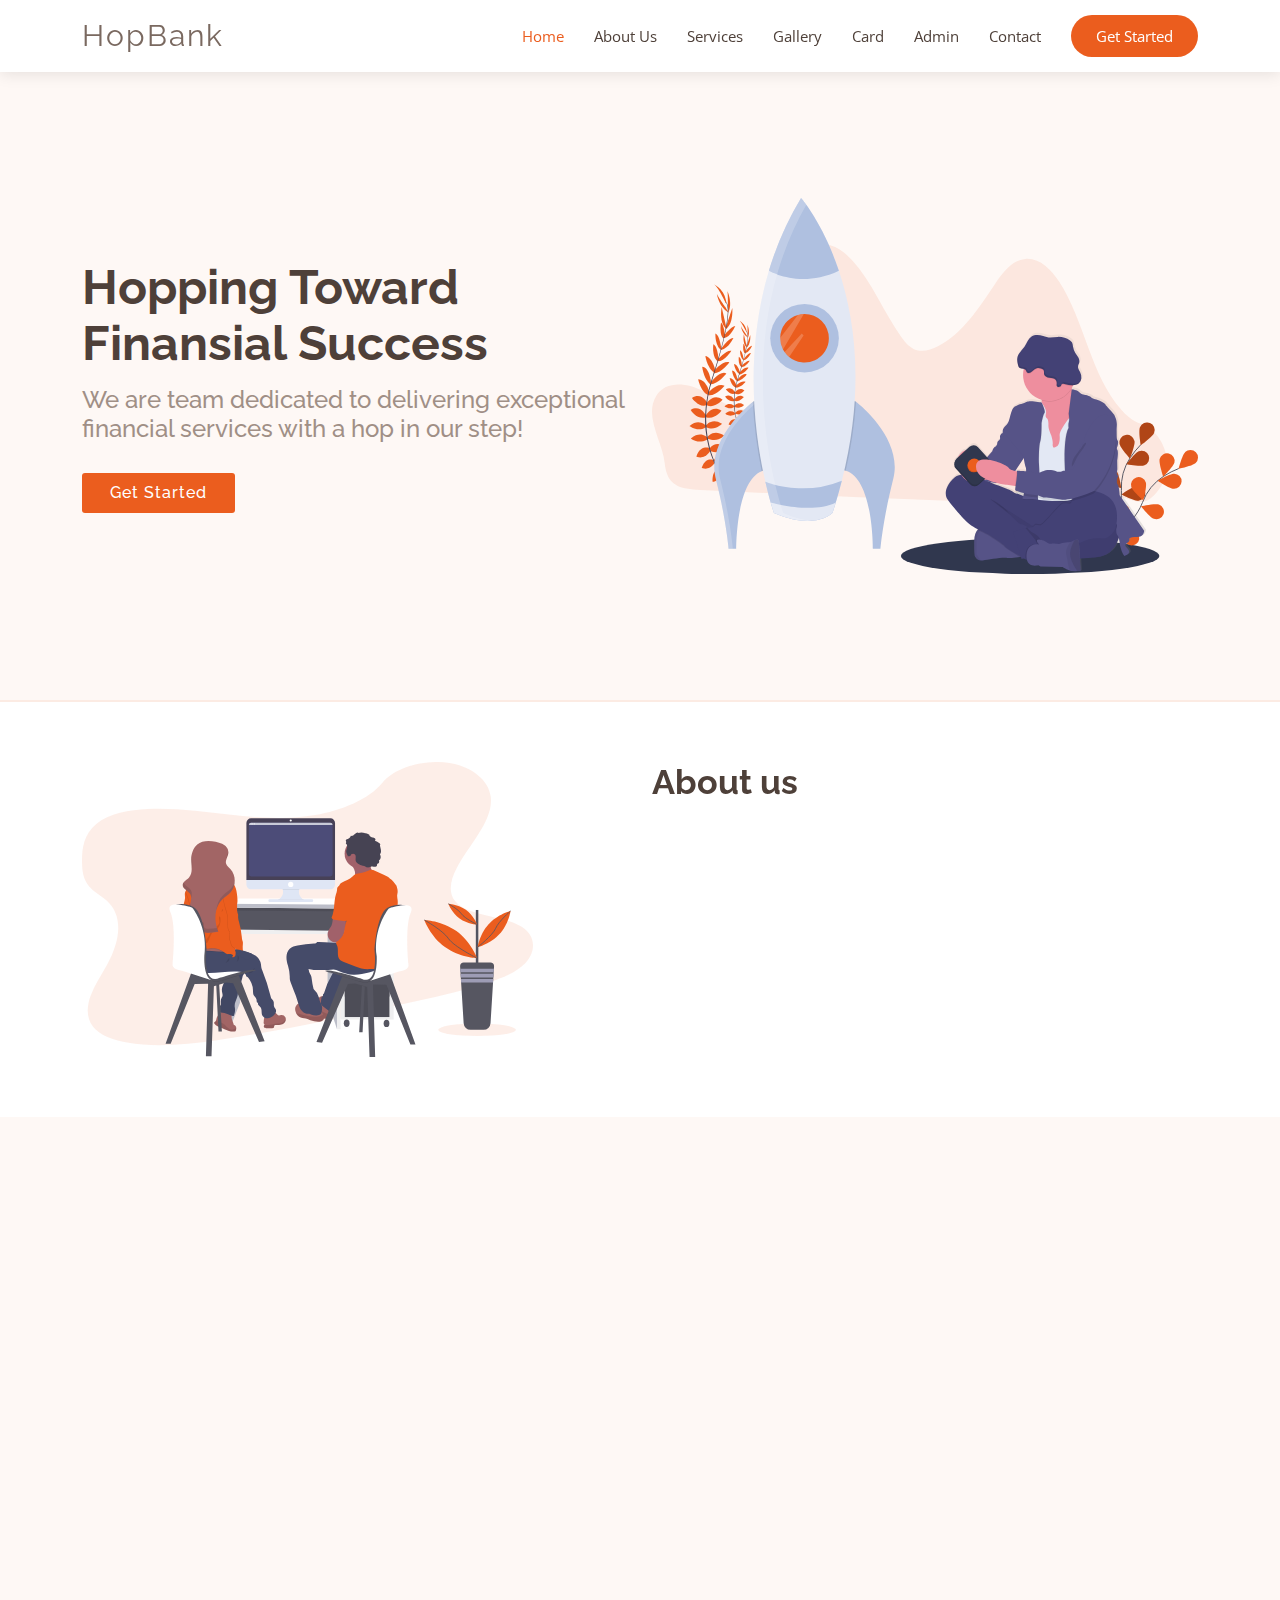
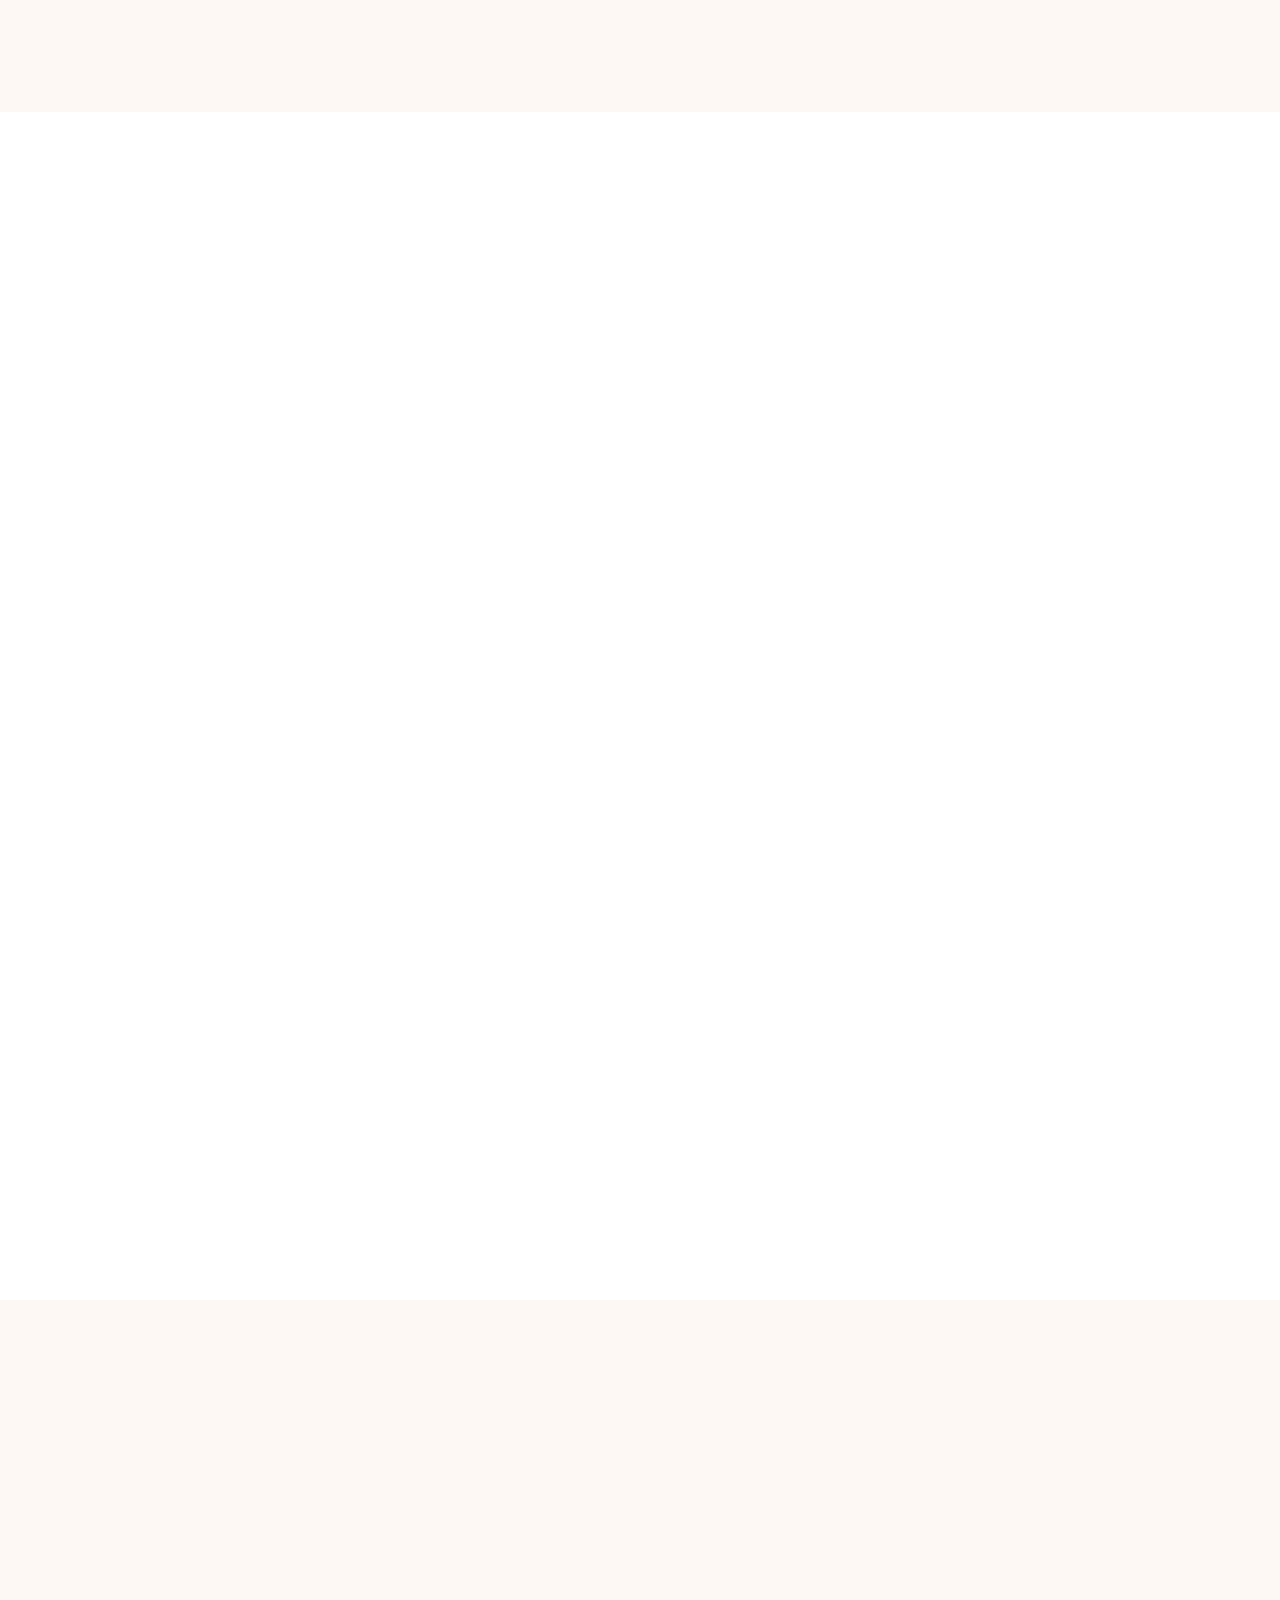
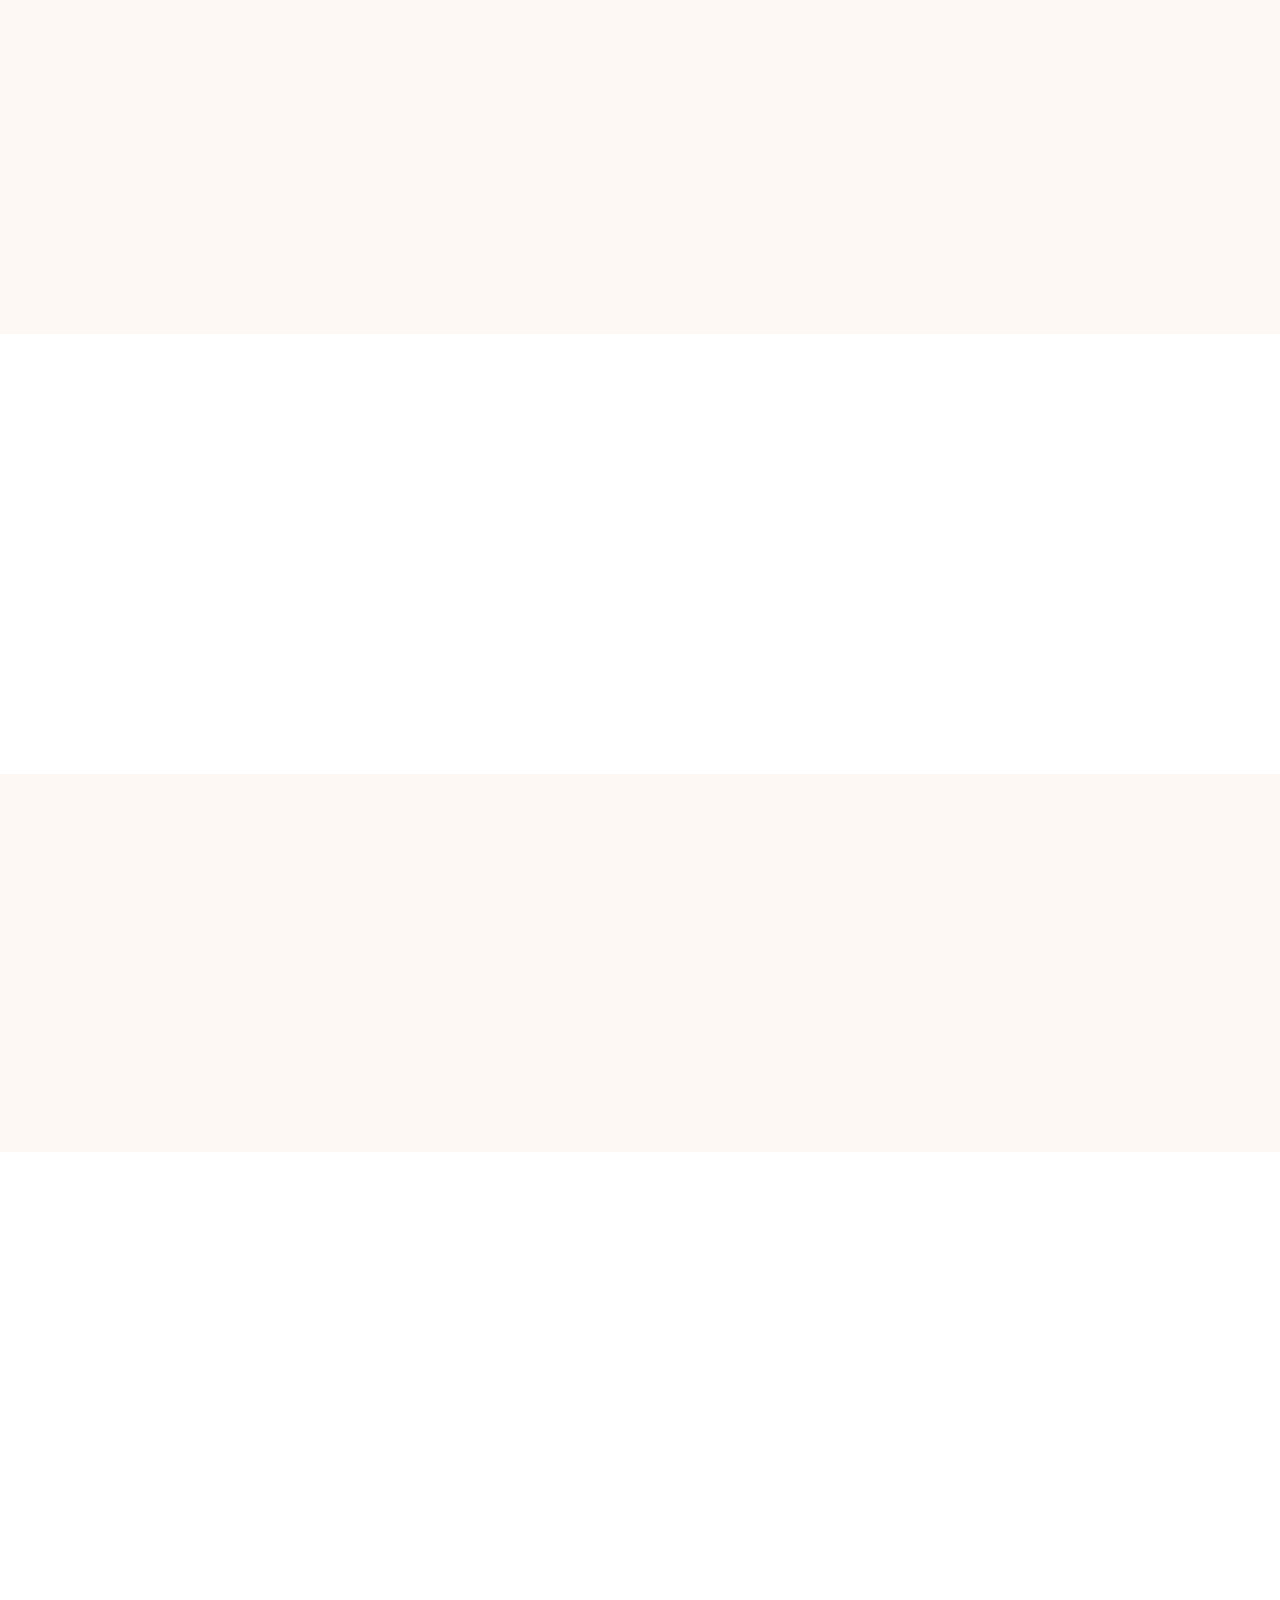
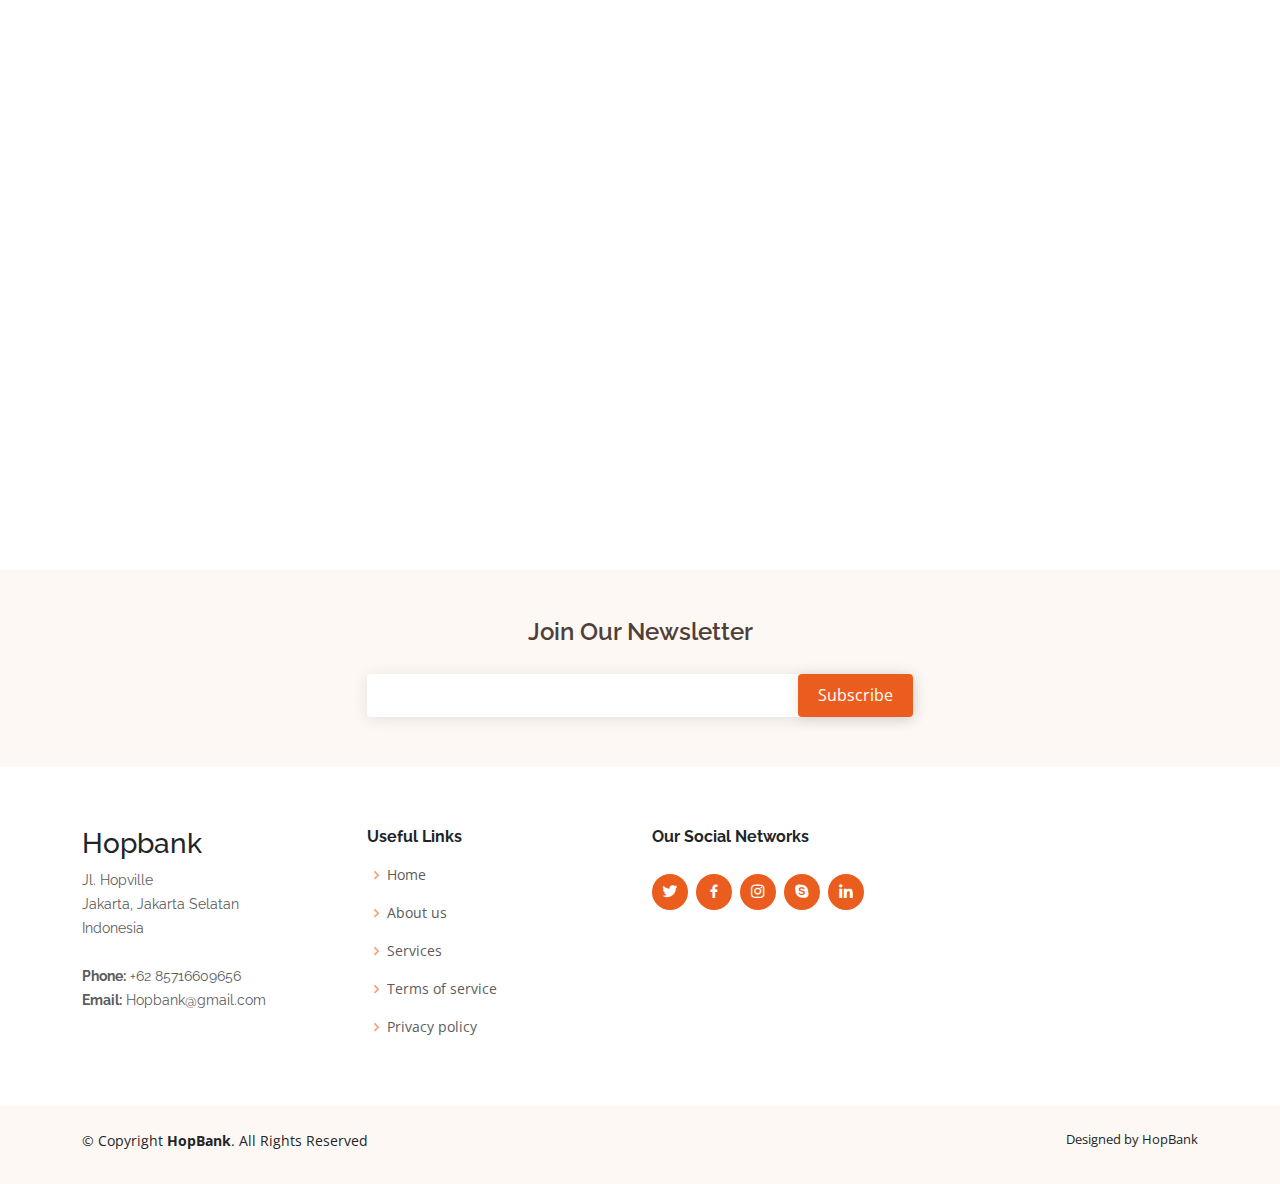
<file: index.html>
<!DOCTYPE html>
<html lang="en">

<head>
  <meta charset="utf-8">
  <meta content="width=device-width, initial-scale=1.0" name="viewport">

  <title>Ninestars Bootstrap Template - Index</title>
  <meta content="" name="description">
  <meta content="" name="keywords">

  <!-- Favicons -->
  <link href="assets/img/hero-img.svg" rel="icon">
  <link href="assets/img/apple-touch-icon.png" rel="apple-touch-icon">

  <!-- Google Fonts -->
  <link href="https://fonts.googleapis.com/css?family=Open+Sans:300,300i,400,400i,600,600i,700,700i|Raleway:300,300i,400,400i,600,600i,700,700i" rel="stylesheet">

  <!-- Vendor CSS Files -->
  <link href="assets/vendor/aos/aos.css" rel="stylesheet">
  <link href="assets/vendor/bootstrap/css/bootstrap.min.css" rel="stylesheet">
  <link href="assets/vendor/bootstrap-icons/bootstrap-icons.css" rel="stylesheet">
  <link href="assets/vendor/boxicons/css/boxicons.min.css" rel="stylesheet">
  <link href="assets/vendor/glightbox/css/glightbox.min.css" rel="stylesheet">
  <link href="assets/vendor/swiper/swiper-bundle.min.css" rel="stylesheet">

  <!-- Template Main CSS File -->
  <link href="assets/css/style.css" rel="stylesheet">

  <!-- =======================================================
  * Template Name: Ninestars
  * Updated: Mar 10 2023 with Bootstrap v5.2.3
  * Template URL: https://bootstrapmade.com/ninestars-free-bootstrap-3-theme-for-creative/
  * Author: BootstrapMade.com
  * License: https://bootstrapmade.com/license/
  ======================================================== -->
</head>

<body>

  <!-- ======= Header ======= -->
  <header id="header" class="fixed-top d-flex align-items-center">
    <div class="container d-flex align-items-center justify-content-between">

      <div class="logo">
        <h1 class="text-light"><a href="index.html"><span>HopBank</span></a></h1>
        <!-- Uncomment below if you prefer to use an image logo -->
        <!-- <a href="index.html"><img src="assets/img/logo.png" alt="" class="img-fluid"></a>-->
      </div>

      <nav id="navbar" class="navbar">
        <ul>
          <li><a class="nav-link scrollto active" href="#hero">Home</a></li>
          <li><a class="nav-link scrollto" href="#about">About Us</a></li>
          <li><a class="nav-link scrollto" href="#services">Services</a></li>
          <li><a class="nav-link scrollto" href="#portfolio">Gallery</a></li>
          <li><a class="nav-link scrollto" href="#team">Card</a></li>
          <li class="dropdown"><a href="dashboard/index.html"><span>Admin</span> <!--<i class="bi bi-chevron-down"></i>--></a>
            <!--<ul>
              <li><a href="#">Drop Down 1</a></li>
              <li class="dropdown"><a href="#"><span>Deep Drop Down</span> <i class="bi bi-chevron-right"></i></a>
                <ul>
                  <li><a href="#">Deep Drop Down 1</a></li>
                  <li><a href="#">Deep Drop Down 2</a></li>
                  <li><a href="#">Deep Drop Down 3</a></li>
                  <li><a href="#">Deep Drop Down 4</a></li>
                  <li><a href="#">Deep Drop Down 5</a></li>
                </ul>
              </li>
              <li><a href="#">Drop Down 2</a></li>
              <li><a href="#">Drop Down 3</a></li>
              <li><a href="#">Drop Down 4</a></li>
            </ul>-->
          </li>
          <li><a class="nav-link scrollto" href="#contact">Contact</a></li>
          <li><a class="getstarted scrollto" href="#about">Get Started</a></li>
        </ul>
        <i class="bi bi-list mobile-nav-toggle"></i>
      </nav><!-- .navbar -->

    </div>
  </header><!-- End Header -->

  <!-- ======= Hero Section ======= -->
  <section id="hero" class="d-flex align-items-center">

    <div class="container">
      <div class="row gy-4">
        <div class="col-lg-6 order-2 order-lg-1 d-flex flex-column justify-content-center">
          <h1>Hopping Toward Finansial Success</h1>
          <h2>We are team dedicated to delivering exceptional financial services with a hop in our step!</h2>
          <div>
            <a href="#about" class="btn-get-started scrollto">Get Started</a>
          </div>
        </div>
        <div class="col-lg-6 order-1 order-lg-2">
          <img src="assets/img/hero-img.svg" class="img-fluid animated" alt="">
        </div>
      </div>
    </div>

  </section><!-- End Hero -->

  <main id="main">

    <!-- ======= About Section ======= -->
    <section id="about" class="about">
      <div class="container">

        <div class="row justify-content-between">
          <div class="col-lg-5 d-flex align-items-center justify-content-center about-img">
            <img src="assets/img/about-img.svg" class="img-fluid" alt="" data-aos="zoom-in">
          </div>
          <div class="col-lg-6 pt-5 pt-lg-0">
            <h3 data-aos="fade-up">About us</h3>
            <p data-aos="fade-up" data-aos-delay="100">
              Welcome to HopBank, the cutting-edge digital bank. We are here to provide you with a modern, fast, and secure banking experience. With state-of-the-art technology and a dedicated team of experts, HopBank is ready to deliver the financial solutions you need. Join us today and experience the difference! <br>
            <br>
            Our commitment is to deliver the best banking experience to our customers. We prioritize the security and privacy of your data by employing advanced encryption technology. We also strive to continuously enhance our services by keeping up with the latest technological advancements, ensuring that you can confidently and comfortably carry out every transaction you make.
            </p>
            <!--<div class="col-lg-6 pt-5 pt-lg-0">
              <div class="col-md-6" data-aos="fade-up" data-aos-delay="100">
                <i class="bx bx-receipt"></i>
                <h4>Corporis voluptates sit</h4>
                <p>Consequuntur sunt aut quasi enim aliquam quae harum pariatur laboris nisi ut aliquip</p>
              </div>
              <div class="col-md-6" data-aos="fade-up" data-aos-delay="200">
                <i class="bx bx-cube-alt"></i>
                <h4>Ullamco laboris nisi</h4>
                <p>Excepteur sint occaecat cupidatat non proident, sunt in culpa qui officia deserunt</p>
              </div>
            </div>-->
          </div>
        </div>

      </div>
    </section><!-- End About Section -->

    <!-- ======= Services Section ======= -->
    <section id="services" class="services section-bg">
      <div class="container" data-aos="fade-up">

        <div class="section-title">
          <h2>Services</h2>
          <p>Check out the great services we offer</p>
        </div>

        <div class="row">
          <div class="col-md-6 col-lg-3 d-flex align-items-stretch" data-aos="zoom-in" data-aos-delay="100">
            <div class="icon-box">
              <div class="icon"><i class="bi bi-phone"></i></div><br>
              <h4 class="title"><a href="">Online Banking</a></h4>
              <p class="description">We provide a comprehensive online banking platform that allows you to manage your finances conveniently from anywhere.</p>
            </div>
          </div>

          <div class="col-md-6 col-lg-3 d-flex align-items-stretch" data-aos="zoom-in" data-aos-delay="200">
            <div class="icon-box">
              <div class="icon"><i class="bx bx-file"></i></div>
              <h4 class="title"><a href="">Savings and Investements</a></h4>
              <p class="description">HopBank offers a range of savings and investment options tailored to your financial goals.</p>
            </div>
          </div>

          <div class="col-md-6 col-lg-3 d-flex align-items-stretch" data-aos="zoom-in" data-aos-delay="300">
            <div class="icon-box">
              <div class="icon"><i class="bx bx-tachometer"></i></div>
              <h4 class="title"><a href="">Loans and <br>Credit</a></h4>
              <p class="description">We offer various loan and credit options to meet your personal and business needs. </p>
            </div>
          </div>

          <div class="col-md-6 col-lg-3 d-flex align-items-stretch" data-aos="zoom-in" data-aos-delay="400">
            <div class="icon-box">
              <div class="icon"><i class="bx bx-world"></i></div>
              <h4 class="title"><a href="">Financial Planning and Advisory</a></h4>
              <p class="description">we understand the importance of financial planning.</p>
            </div>
          </div>

        </div>

      </div>
    </section><!-- End Services Section -->

    <!-- ======= Portfolio Section ======= -->
    <section id="portfolio" class="portfolio">
      <div class="container" data-aos="fade-up">

        <div class="section-title">
          <h2>Gallery</h2>
          <p>Check out our beautifull gallery</p>
        </div>

        <div class="row" data-aos="fade-up" data-aos-delay="100">
          <div class="col-lg-12">
            <ul id="portfolio-flters">
              <li data-filter="*" class="filter-active">All</li>
              <li data-filter=".filter-app">Gallery</li>
              <li data-filter=".filter-card">Services</li>
              <li data-filter=".filter-web">Build</li>
            </ul>
          </div>
        </div>

        <div class="row portfolio-container" data-aos="fade-up" data-aos-delay="200">

          <div class="col-lg-4 col-md-6 portfolio-item filter-app">
            <div class="portfolio-wrap">
              <img src="assets/img/portfolio/bank2.jpg" class="img-fluid" alt="">
              <div class="portfolio-links">
                <a href="assets/img/portfolio/bank2.jpg" data-gallery="portfolioGallery" class="portfolio-lightbox" title="App 1"><i class="bi bi-plus"></i></a>
                <a href="portfolio-details.html" title="More Details"><i class="bi bi-link"></i></a>
              </div>
              <div class="portfolio-info">
                <h4>App 1</h4>
                <p>App</p>
              </div>
            </div>
          </div>

          <div class="col-lg-4 col-md-6 portfolio-item filter-web">
            <div class="portfolio-wrap">
              <img src="assets/img/portfolio/build1.jpg" class="img-fluid" alt="">
              <div class="portfolio-links">
                <a href="assets/img/portfolio/build1.jpg" data-gallery="portfolioGallery" class="portfolio-lightbox" title="Web 3"><i class="bi bi-plus"></i></a>
                <a href="portfolio-details.html" title="More Details"><i class="bi bi-link"></i></a>
              </div>
              <div class="portfolio-info">
                <h4>Web 3</h4>
                <p>Web</p>
              </div>
            </div>
          </div>

          <div class="col-lg-4 col-md-6 portfolio-item filter-app">
            <div class="portfolio-wrap">
              <img src="assets/img/portfolio/bank1.jpg" class="img-fluid" alt="">
              <div class="portfolio-links">
                <a href="assets/img/portfolio/bank1.jpg" data-gallery="portfolioGallery" class="portfolio-lightbox" title="App 2"><i class="bi bi-plus"></i></a>
                <a href="portfolio-details.html" title="More Details"><i class="bi bi-link"></i></a>
              </div>
              <div class="portfolio-info">
                <h4>App 2</h4>
                <p>App</p>
              </div>
            </div>
          </div>

          <div class="col-lg-4 col-md-6 portfolio-item filter-card">
            <div class="portfolio-wrap">
              <img src="assets/img/portfolio/service1.jpg" class="img-fluid" alt="">
              <div class="portfolio-links">
                <a href="assets/img/portfolio/service1.jpg" data-gallery="portfolioGallery" class="portfolio-lightbox" title="Card 2"><i class="bi bi-plus"></i></a>
                <a href="portfolio-details.html" title="More Details"><i class="bi bi-link"></i></a>
              </div>
              <div class="portfolio-info">
                <h4>Card 2</h4>
                <p>Card</p>
              </div>
            </div>
          </div>

          <div class="col-lg-4 col-md-6 portfolio-item filter-web">
            <div class="portfolio-wrap">
              <img src="assets/img/portfolio/build2.jpg" class="img-fluid" alt="">
              <div class="portfolio-links">
                <a href="assets/img/portfolio/build2.jpg" data-gallery="portfolioGallery" class="portfolio-lightbox" title="Web 2"><i class="bi bi-plus"></i></a>
                <a href="portfolio-details.html" title="More Details"><i class="bi bi-link"></i></a>
              </div>
              <div class="portfolio-info">
                <h4>Web 2</h4>
                <p>Web</p>
              </div>
            </div>
          </div>

          <div class="col-lg-4 col-md-6 portfolio-item filter-app">
            <div class="portfolio-wrap">
              <img src="assets/img/portfolio/bank3.jpg" class="img-fluid" alt="">
              <div class="portfolio-links">
                <a href="assets/img/portfolio/bank3.jpg" data-gallery="portfolioGallery" class="portfolio-lightbox" title="App 3"><i class="bi bi-plus"></i></a>
                <a href="portfolio-details.html" title="More Details"><i class="bi bi-link"></i></a>
              </div>
              <div class="portfolio-info">
                <h4>App 3</h4>
                <p>App</p>
              </div>
            </div>
          </div>

          <div class="col-lg-4 col-md-6 portfolio-item filter-card">
            <div class="portfolio-wrap">
              <img src="assets/img/portfolio/service2.jpg" class="img-fluid" alt="">
              <div class="portfolio-links">
                <a href="assets/img/portfolio/service2.jpg" data-gallery="portfolioGallery" class="portfolio-lightbox" title="Card 1"><i class="bi bi-plus"></i></a>
                <a href="portfolio-details.html" title="More Details"><i class="bi bi-link"></i></a>
              </div>
              <div class="portfolio-info">
                <h4>Card 1</h4>
                <p>Card</p>
              </div>
            </div>
          </div>

          <div class="col-lg-4 col-md-6 portfolio-item filter-card">
            <div class="portfolio-wrap">
              <img src="assets/img/portfolio/service3.jpg" class="img-fluid" alt="">
              <div class="portfolio-links">
                <a href="assets/img/portfolio/service3.jpg" data-gallery="portfolioGallery" class="portfolio-lightbox" title="Card 3"><i class="bi bi-plus"></i></a>
                <a href="portfolio-details.html" title="More Details"><i class="bi bi-link"></i></a>
              </div>
              <div class="portfolio-info">
                <h4>Card 3</h4>
                <p>Card</p>
              </div>
            </div>
          </div>

          <div class="col-lg-4 col-md-6 portfolio-item filter-web">
            <div class="portfolio-wrap">
              <img src="assets/img/portfolio/build3.jpg" class="img-fluid" alt="">
              <div class="portfolio-links">
                <a href="assets/img/portfolio/build3.jpg" data-gallery="portfolioGallery" class="portfolio-lightbox" title="Web 3"><i class="bi bi-plus"></i></a>
                <a href="portfolio-details.html" title="More Details"><i class="bi bi-link"></i></a>
              </div>
              <div class="portfolio-info">
                <h4>Web 3</h4>
                <p>Web</p>
              </div>
            </div>
          </div>

        </div>

      </div>
    </section><!-- End Portfolio Section -->

    <!-- ======= F.A.Q Section ======= -->
    <section id="faq" class="faq section-bg">
      <div class="container" data-aos="fade-up">

        <div class="section-title">
          <h2>F.A.Q</h2>
          <p>Frequently Asked Questions</p>
        </div>

        <ul class="faq-list" data-aos="fade-up" data-aos-delay="100">

          <li>
            <div data-bs-toggle="collapse" class="collapsed question" href="#faq1">What is HopBank?<i class="bi bi-chevron-down icon-show"></i><i class="bi bi-chevron-up icon-close"></i></div>
            <div id="faq1" class="collapse" data-bs-parent=".faq-list">
              <p>
                HopBank is a digital bank offering innovative financial services.
              </p>
            </div>
          </li>

          <li>
            <div data-bs-toggle="collapse" href="#faq2" class="collapsed question">How do I open an account with HopBank?<i class="bi bi-chevron-down icon-show"></i><i class="bi bi-chevron-up icon-close"></i></div>
            <div id="faq2" class="collapse" data-bs-parent=".faq-list">
              <p>
               Visit our website and follow the account opening process.
              </p>
            </div>
          </li>

          <li>
            <div data-bs-toggle="collapse" href="#faq3" class="collapsed question">What are the advantages of using HopBank's services? <i class="bi bi-chevron-down icon-show"></i><i class="bi bi-chevron-up icon-close"></i></div>
            <div id="faq3" class="collapse" data-bs-parent=".faq-list">
              <p>
                Convenient access to banking services anytime, anywhere.
              </p>
            </div>
          </li>

          <li>
            <div data-bs-toggle="collapse" href="#faq4" class="collapsed question">Is HopBank's online banking platform secure? <i class="bi bi-chevron-down icon-show"></i><i class="bi bi-chevron-up icon-close"></i></div><div id="faq4" class="collapse" data-bs-parent=".faq-list">
              <p>
                Yes, we prioritize security with advanced measures.
              </p>
            </div>
          </li>

          <li>
            <div data-bs-toggle="collapse" href="#faq5" class="collapsed question">Can I use HopBank's services on mobile devices?<i class="bi bi-chevron-down icon-show"></i><i class="bi bi-chevron-up icon-close"></i></div>
            <div id="faq5" class="collapse" data-bs-parent=".faq-list">
              <p>
                Yes, we have a mobile banking app for easy access.
              </p>
            </div>
          </li>

          <li>
            <div data-bs-toggle="collapse" href="#faq6" class="collapsed question"> What types of loans does HopBank provide?<i class="bi bi-chevron-down icon-show"></i><i class="bi bi-chevron-up icon-close"></i></div>
            <div id="faq6" class="collapse" data-bs-parent=".faq-list">
              <p>
                We offer various loan options, including personal and business loans.
              </p>
            </div>
          </li>

        </ul>

      </div>
    </section><!-- End F.A.Q Section -->

    <!-- ======= Team Section ======= -->
    <section id="team" class="team">
      <div class="container">

        <div class="section-title" data-aos="fade-up">
          <h2>Card</h2>
          <p>Color Card</p>
        </div>

        <div class="row">

          <div class="col-xl-3 col-lg-4 col-md-6" data-aos="zoom-in" data-aos-delay="100">
            <div class="member">
              <img src="assets/img/team/black.jpg" class="img-fluid" alt="">
              <div class="member-info">
                <div class="member-info-content">
                 <h4>Black Card</h4>
                  <!--<span>Chief Executive Officer</span>-->
                </div>
               <!--<div class="social">
                  <a href=""><i class="bi bi-twitter"></i></a>
                  <a href=""><i class="bi bi-facebook"></i></a>
                  <a href=""><i class="bi bi-instagram"></i></a>
                  <a href=""><i class="bi bi-linkedin"></i></a>
                </div>-->
              </div>
            </div>
          </div>

          <div class="col-xl-3 col-lg-4 col-md-6" data-aos="zoom-in" data-aos-delay="200">
            <div class="member">
              <img src="assets/img/team/gold.jpg" class="img-fluid" alt="">
              <div class="member-info">
                <div class="member-info-content">
                  <h4>Gold Card</h4>
                  <!--<span>Product Manager</span>-->
                </div>
                <!--<div class="social">
                  <a href=""><i class="bi bi-twitter"></i></a>
                  <a href=""><i class="bi bi-facebook"></i></a>
                  <a href=""><i class="bi bi-instagram"></i></a>
                  <a href=""><i class="bi bi-linkedin"></i></a>
                </div>-->
              </div>
            </div>
          </div>

          <div class="col-xl-3 col-lg-4 col-md-6" data-aos="zoom-in" data-aos-delay="300">
            <div class="member">
              <img src="assets/img/team/grey.jpg" class="img-fluid" alt="">
              <div class="member-info">
                <div class="member-info-content">
                  <h4>Grey Card</h4>
                  <!--<span>CTO</span>-->
                </div>
                <!--<div class="social">
                  <a href=""><i class="bi bi-twitter"></i></a>
                  <a href=""><i class="bi bi-facebook"></i></a>
                  <a href=""><i class="bi bi-instagram"></i></a>
                  <a href=""><i class="bi bi-linkedin"></i></a>
                </div>-->
              </div>
            </div>
          </div>

          <div class="col-xl-3 col-lg-4 col-md-6" data-aos="zoom-in" data-aos-delay="400">
            <div class="member">
              <img src="assets/img/team/blue.jpg" class="img-fluid" alt="">
              <div class="member-info">
                <div class="member-info-content">
                  <h4>Blue Card</h4>
                  <!--<span>Accountant</span>-->
                </div>
                <!--<div class="social">
                  <a href=""><i class="bi bi-twitter"></i></a>
                  <a href=""><i class="bi bi-facebook"></i></a>
                  <a href=""><i class="bi bi-instagram"></i></a>
                  <a href=""><i class="bi bi-linkedin"></i></a>
                </div>-->
              </div>
            </div>
          </div>

        </div>

      </div>
    </section><!-- End Team Section -->

    <!-- ======= Clients Section ======= -->
    <section id="clients" class="clients section-bg">
      <div class="container" data-aos="fade-up">

        <div class="section-title">
          <h2>Partners</h2>
          <p>Our Partners</p>
        </div>

        <div class="clients-slider swiper" data-aos="fade-up" data-aos-delay="100">
          <div class="swiper-wrapper align-items-center">
            <div class="swiper-slide"><img src="assets/img/clients/BCA.png" class="img-fluid" alt=""></div>
            <div class="swiper-slide"><img src="assets/img/clients/BRI.png" class="img-fluid" alt=""></div>
            <div class="swiper-slide"><img src="assets/img/clients/BNI.png" class="img-fluid" alt=""></div>
            <div class="swiper-slide"><img src="assets/img/clients/mega.png" class="img-fluid" alt=""></div>
            <div class="swiper-slide"><img src="assets/img/clients/line.png" class="img-fluid" alt=""></div>
            <div class="swiper-slide"><img src="assets/img/clients/mandiri.png" class="img-fluid" alt=""></div>
            <div class="swiper-slide"><img src="assets/img/clients/btn.png" class="img-fluid" alt=""></div>
            <div class="swiper-slide"><img src="assets/img/clients/cimb.png" class="img-fluid" alt=""></div>
          </div>
          <div class="swiper-pagination"></div>
        </div>

      </div>
    </section><!-- End Clients Section -->

    <!-- ======= Contact Us Section ======= -->
    <section id="contact" class="contact">
      <div class="container" data-aos="fade-up">

        <div class="section-title">
          <h2>Contact Us</h2>
          <p>Contact us the get started</p>
        </div>

        <div class="row">

          <div class="col-lg-5 d-flex align-items-stretch" data-aos="fade-up" data-aos-delay="100">
            <div class="info">
              <div class="address">
                <i class="bi bi-geo-alt"></i>
                <h4>Location:</h4>
                <p>Jl Hopville,  Jakarta, Jakarta Selatan</p>
              </div>

              <div class="email">
                <i class="bi bi-envelope"></i>
                <h4>Email:</h4>
                <p>Hopbank@gmail.com</p>
              </div>

              <div class="phone">
                <i class="bi bi-phone"></i>
                <h4>Call:</h4>
                <p>+62 85716609656</p>
              </div>

              <iframe src="https://www.google.com/maps/embed?pb=!1m18!1m12!1m3!1d126907.03874925741!2d106.73203885312529!3d-6.284101892214843!2m3!1f0!2f0!3f0!3m2!1i1024!2i768!4f13.1!3m3!1m2!1s0x2e69f1ec2422b0b3%3A0x39a0d0fe47404d02!2sJakarta%20Selatan%2C%20Kota%20Jakarta%20Selatan%2C%20Daerah%20Khusus%20Ibukota%20Jakarta!5e0!3m2!1sid!2sid!4v1688106531114!5m2!1sid!2sid" width="600" height="450" style="border:0;" allowfullscreen="" loading="lazy" referrerpolicy="no-referrer-when-downgrade"></iframe>
            </div>

          </div>

          <div class="col-lg-7 mt-5 mt-lg-0 d-flex align-items-stretch" data-aos="fade-up" data-aos-delay="200">
            <form action="forms/contact.php" method="post" role="form" class="php-email-form">
              <div class="row">
                <div class="form-group col-md-6">
                  <label for="name">Your Name</label>
                  <input type="text" name="name" class="form-control" id="name" placeholder="Your Name" required>
                </div>
                <div class="form-group col-md-6 mt-3 mt-md-0">
                  <label for="name">Your Email</label>
                  <input type="email" class="form-control" name="email" id="email" placeholder="Your Email" required>
                </div>
              </div>
              <div class="form-group mt-3">
                <label for="name">Subject</label>
                <input type="text" class="form-control" name="subject" id="subject" placeholder="Subject" required>
              </div>
              <div class="form-group mt-3">
                <label for="name">Message</label>
                <textarea class="form-control" name="message" rows="10" required></textarea>
              </div>
              <div class="my-3">
                <div class="loading">Loading</div>
                <div class="error-message"></div>
                <div class="sent-message">Your message has been sent. Thank you!</div>
              </div>
              <div class="text-center"><button type="submit">Send Message</button></div>
            </form>
          </div>

        </div>

      </div>
    </section><!-- End Contact Us Section -->

  </main><!-- End #main -->

  <!-- ======= Footer ======= -->
  <footer id="footer">

    <div class="footer-newsletter">
      <div class="container">
        <div class="row justify-content-center">
          <div class="col-lg-6">
            <h4>Join Our Newsletter</h4>
            <form action="" method="post">
              <input type="email" name="email"><input type="submit" value="Subscribe">
            </form>
          </div>
        </div>
      </div>
    </div>

    <div class="footer-top">
      <div class="container">
        <div class="row">

          <div class="col-lg-3 col-md-6 footer-contact">
            <h3>Hopbank</h3>
            <p>
              Jl. Hopville <br>
                Jakarta, Jakarta Selatan<br>
              Indonesia <br><br>
              <strong>Phone:</strong> +62 85716609656<br>
              <strong>Email:</strong> Hopbank@gmail.com<br>
            </p>
          </div>

          <div class="col-lg-3 col-md-6 footer-links">
            <h4>Useful Links</h4>
            <ul>
              <li><i class="bx bx-chevron-right"></i> <a href="#">Home</a></li>
              <li><i class="bx bx-chevron-right"></i> <a href="#">About us</a></li>
              <li><i class="bx bx-chevron-right"></i> <a href="#">Services</a></li>
              <li><i class="bx bx-chevron-right"></i> <a href="#">Terms of service</a></li>
              <li><i class="bx bx-chevron-right"></i> <a href="#">Privacy policy</a></li>
            </ul>
          </div>

          <!--<div class="col-lg-3 col-md-6 footer-links">
            <h4>Our Services</h4>
            <ul>
              <li><i class="bx bx-chevron-right"></i> <a href="#">Web Design</a></li>
              <li><i class="bx bx-chevron-right"></i> <a href="#">Web Development</a></li>
              <li><i class="bx bx-chevron-right"></i> <a href="#">Product Management</a></li>
              <li><i class="bx bx-chevron-right"></i> <a href="#">Marketing</a></li>
              <li><i class="bx bx-chevron-right"></i> <a href="#">Graphic Design</a></li>
            </ul>
          </div>-->

          <div class="col-lg-3 col-md-6 footer-links">
            <h4>Our Social Networks</h4>
            <div class="social-links mt-3">
              <a href="#" class="twitter"><i class="bx bxl-twitter"></i></a>
              <a href="#" class="facebook"><i class="bx bxl-facebook"></i></a>
              <a href="https://www.instagram.com/riecord_/?hl=id" class="instagram"><i class="bx bxl-instagram"></i></a>
              <a href="#" class="google-plus"><i class="bx bxl-skype"></i></a>
              <a href="#" class="linkedin"><i class="bx bxl-linkedin"></i></a>
            </div>
          </div>

        </div>
      </div>
    </div>

    <div class="container py-4">
      <div class="copyright">
        &copy; Copyright <strong><span>HopBank</span></strong>. All Rights Reserved
      </div>
      <div class="credits">
        <!-- All the links in the footer should remain intact. -->
        <!-- You can delete the links only if you purchased the pro version. -->
        <!-- Licensing information: https://bootstrapmade.com/license/ -->
        <!-- Purchase the pro version with working PHP/AJAX contact form: https://bootstrapmade.com/ninestars-free-bootstrap-3-theme-for-creative/ -->
        Designed by HopBank
      </div>
    </div>
  </footer><!-- End Footer -->

  <a href="#" class="back-to-top d-flex align-items-center justify-content-center"><i class="bi bi-arrow-up-short"></i></a>

  <!-- Vendor JS Files -->
  <script src="assets/vendor/aos/aos.js"></script>
  <script src="assets/vendor/bootstrap/js/bootstrap.bundle.min.js"></script>
  <script src="assets/vendor/glightbox/js/glightbox.min.js"></script>
  <script src="assets/vendor/isotope-layout/isotope.pkgd.min.js"></script>
  <script src="assets/vendor/swiper/swiper-bundle.min.js"></script>
  <script src="assets/vendor/php-email-form/validate.js"></script>

  <!-- Template Main JS File -->
  <script src="assets/js/main.js"></script>

</body>

</html>
</file>
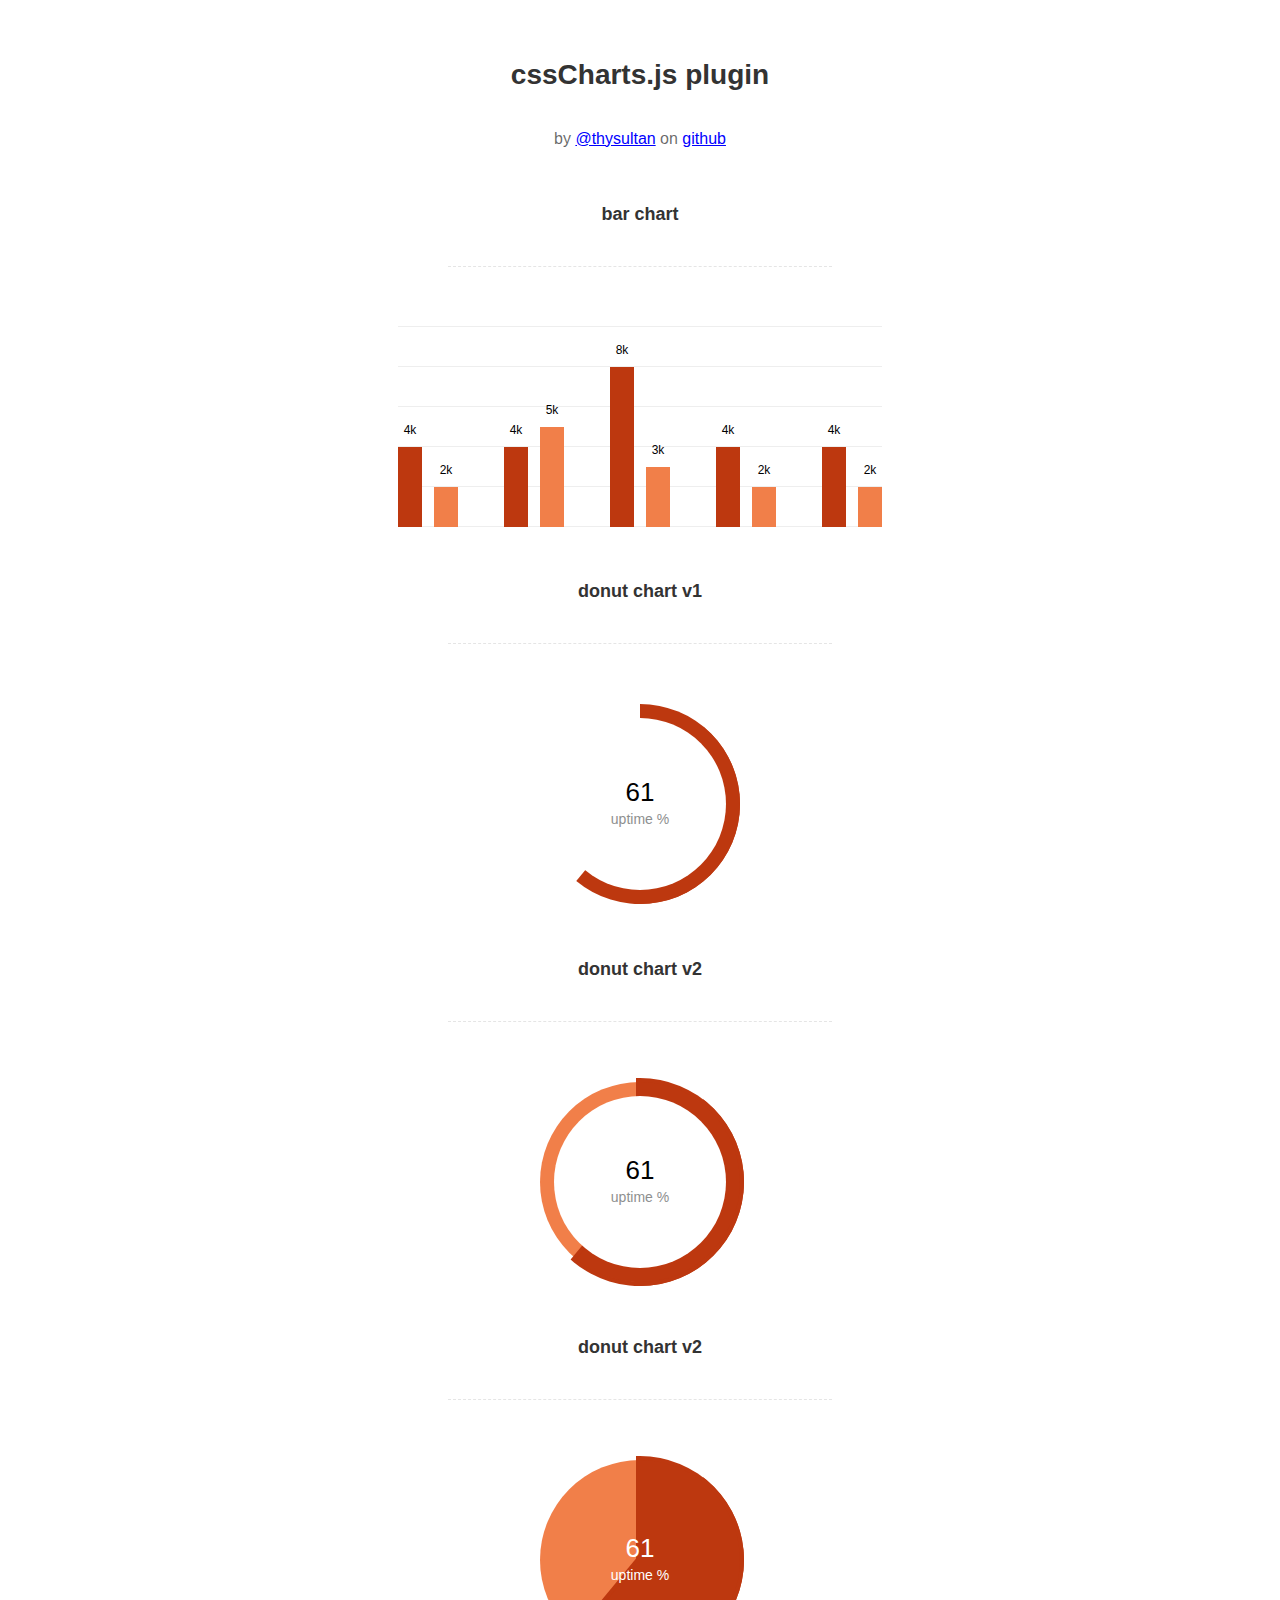
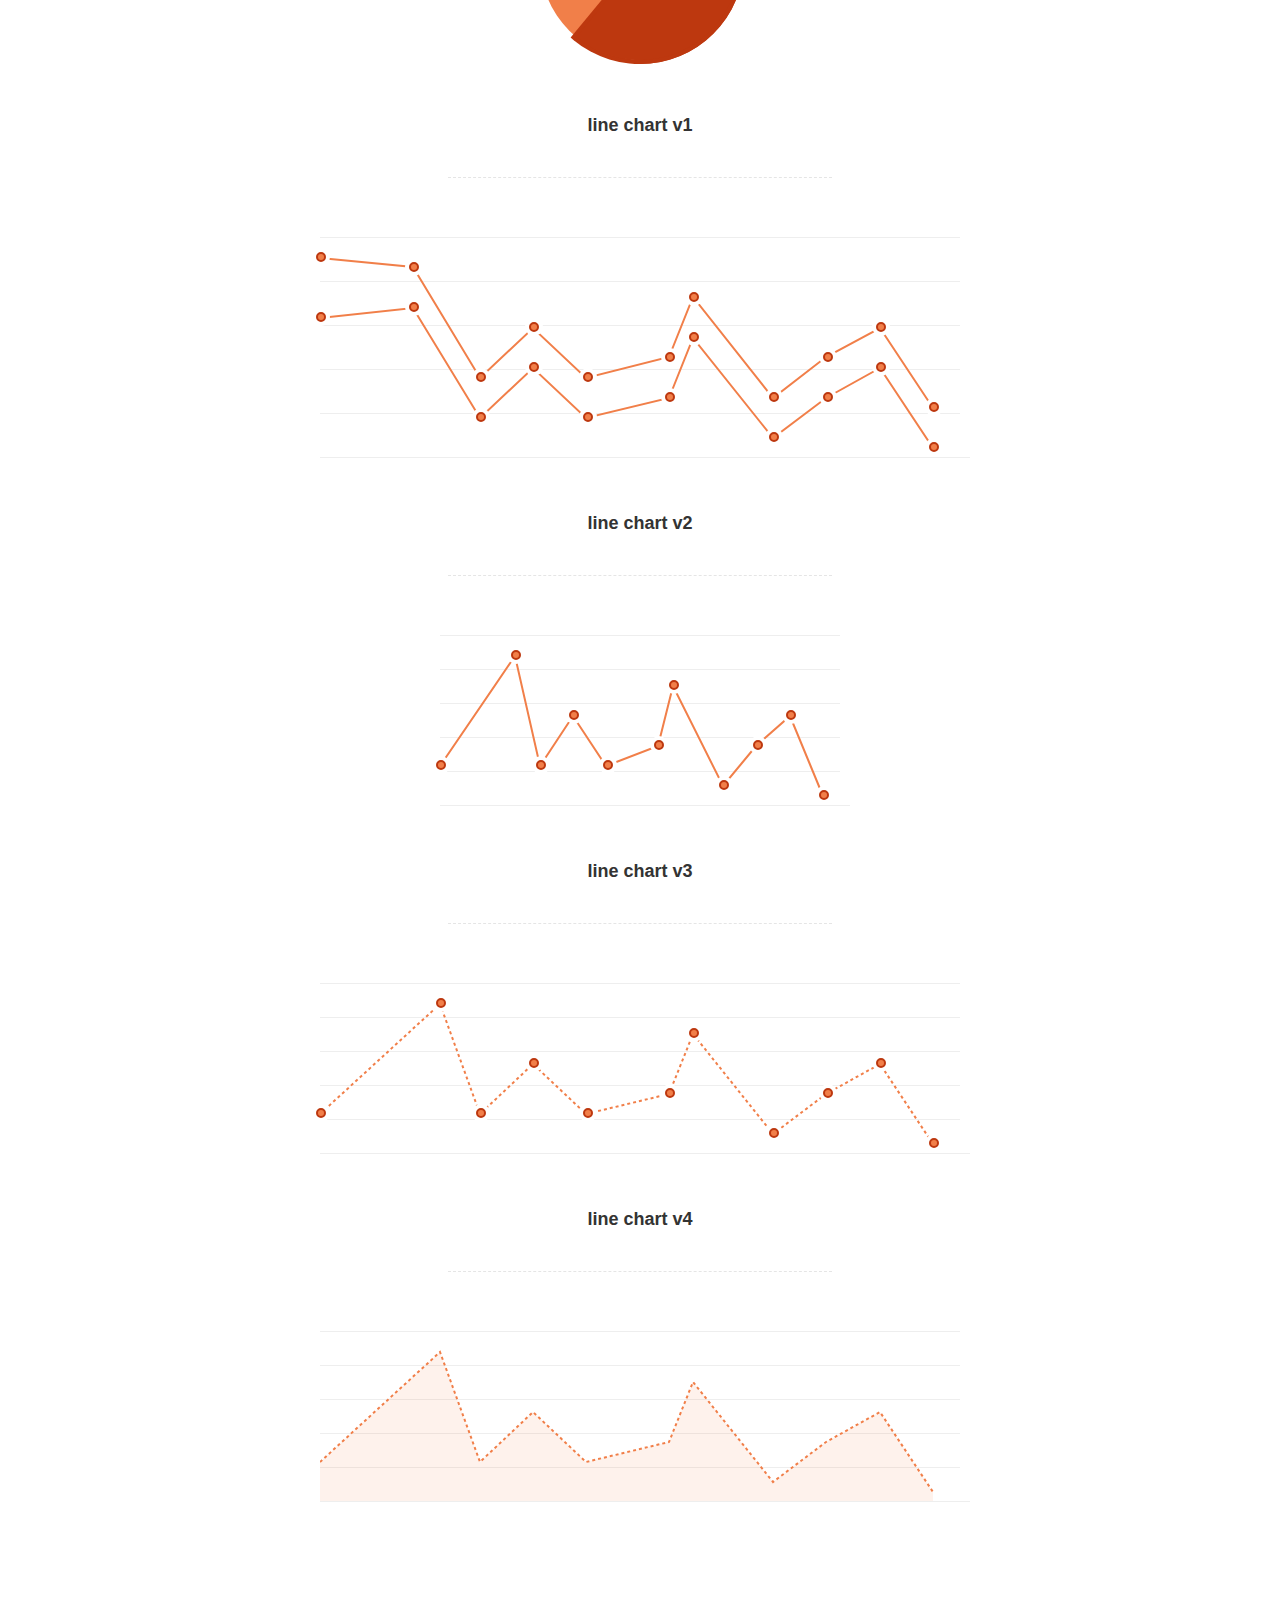
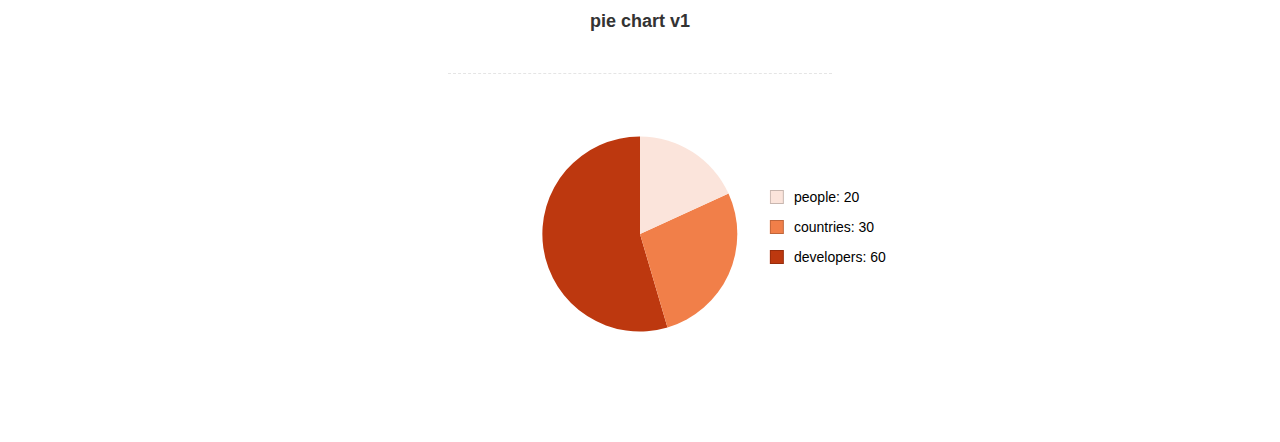
<file: dashboard/assets/js/Lightweight-Chart/index.html>
<!doctype html>
<html>
    <head>
        <meta charset="utf-8">
        <meta name="description" content="A jquery plugin to create simple donut, bar or line charts with dom nodes, style with css.">
        <meta name="viewport" content="width=device-width, initial-scale=1">
        <title>cssCharts.js - jquery css charts</title>
        <script src="https://ajax.googleapis.com/ajax/libs/jquery/2.1.3/jquery.min.js"></script>

        <link rel="stylesheet" href="cssCharts.css">
        <script src="jquery.chart.js"></script>

        <style>
          /* page specific styles*/
          h1{text-align:center;font-family:sans-serif;font-size:28px;color:#333;padding:40px 0 0 0;}
          h2{text-align:center;font-family:sans-serif;font-size:18px;color:#333;padding:40px 0 0 0;}
          hr{width:60%;height:1px;background:none;border:none;border-bottom:1px dashed rgba(0,0,0,0.1);outline:none;margin:40px auto 60px auto;}

          .desc p{text-align:center;font-size:16px;color:rgba(0,0,0,0.6);padding:20px 0 0 0;font-family:sans-serif;}
          .desc a{color:blue;}
          .wrap{margin:0 auto;width:640px;padding-bottom:100px;}
          #line{width:400px;}
          /* page specific styles*/
        </style>
    </head>
    <body>
      <div class="wrap">

        <div class="desc">
          <h1>cssCharts.js plugin</h1><p>by
          <a href="http://twitter.com/thysultan">@thysultan</a> on
          <a href="https://github.com/sultantarimo/cssCharts.js">github</a>
        </p>
        </div>

        <h2>bar chart</h2>
        <hr>

        <div class="chart">
            <ul class="bar-chart" data-bars="[4,2],[4,5],[8,3],[4,2],[4,2]" data-max="10" data-unit="k" data-width="24"></ul>
        </div>
        <!-- data max is the 100% point of the graph -->
        <!-- set data-grid to 0 for no grid -->
        <!-- data-width is the individual bars width -->

        <h2>donut chart v1</h2>
        <hr>

        <div class="chart">
          <div class="donut-chart" data-percent="0.61" data-title="uptime %"></div>
        </div>

        <h2>donut chart v2</h2>
        <hr>

        <div class="chart">
          <div class="donut-chart fill" data-percent="0.61" data-title="uptime %"></div>
        </div>

        <h2>donut chart v2</h2>
        <hr>

        <div class="chart">
          <div class="donut-chart pie-chart fill" data-percent="0.61" data-title="uptime %"></div>
        </div>
        <!-- pie-chart class for pie chart -->
        <!-- fill class for default donut fill enabled-->

        <h2>line chart v1</h2>
        <hr>

        <div class="chart">
          <ul data-cord="[[0,70,120,160,200,262,280,340,380,420,460],[140,150,40,90,40,60,120,20,60,90,10]],[[0,70,120,160,200,262,280,340,380,420,460],[200,190,80,130,80,100,160,60,100,130,50]]"  class="line-chart"></ul>
        </div>
        <!-- multiple graphs [[x cords],[y cords]] [[x cords],[y cords]] -->

        <h2>line chart v2</h2>
        <hr>

        <div class="chart" id="line">
          <ul data-cord="[0,90,120,160,200,262,280,340,380,420,460],[40,150,40,90,40,60,120,20,60,90,10]" class="line-chart"></ul>
        </div>

        <h2>line chart v3</h2>
        <hr>

        <div class="chart dotted">
          <ul data-cord="[0,90,120,160,200,262,280,340,380,420,460],[40,150,40,90,40,60,120,20,60,90,10]" class="line-chart"></ul>
        </div>

        <h2>line chart v4</h2>
        <hr>

        <div class="chart dotted">
          <ul data-cord="[0,90,120,160,200,262,280,340,380,420,460],[40,150,40,90,40,60,120,20,60,90,10]" data-fill="1" class="line-chart no-points"></ul>
        </div>
        <!-- single graph [x cords],[y cords] -->


        <br><br><br>
        <h2>pie chart v1</h2>
        <hr>

        <div class="chart">
          <div class="pie-thychart" data-set='[["people", 20], ["countries",30], ["developers",60]]' data-colors="#FBE4DB,#F17F49,#BD380F"></div>
        </div>

      </div>

      <script>
        $(function() {
            $('.bar-chart').cssCharts({type:"bar"});
            $('.donut-chart').cssCharts({type:"donut"}).trigger('show-donut-chart');
            $('.line-chart').cssCharts({type:"line"});

            $('.pie-thychart').cssCharts({type:"pie"});
        });
      </script>
    </body>
</html>
</file>
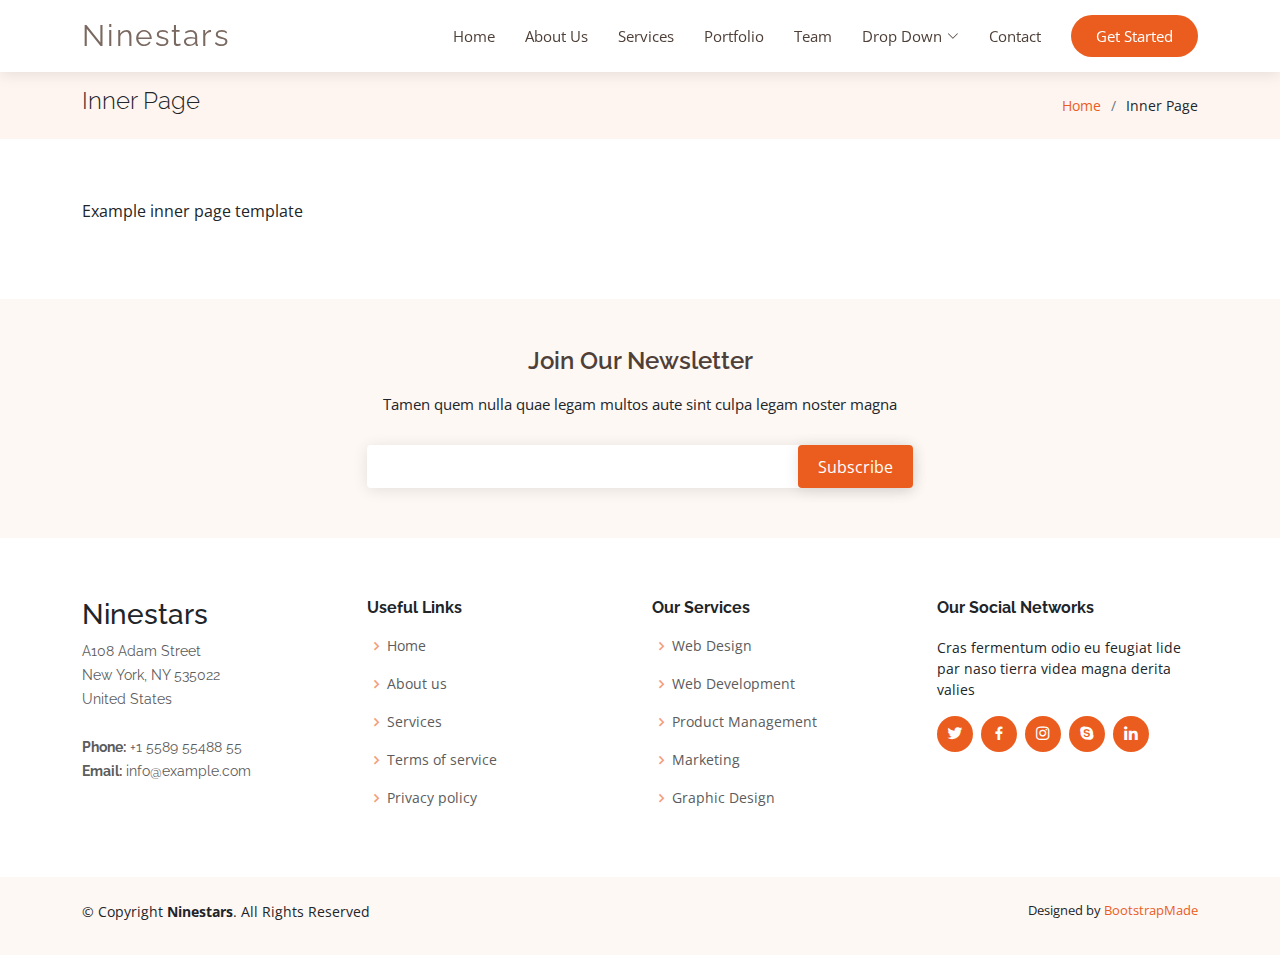
<file: inner-page.html>
<!DOCTYPE html>
<html lang="en">

<head>
  <meta charset="utf-8">
  <meta content="width=device-width, initial-scale=1.0" name="viewport">

  <title>Inner Page - Ninestars Bootstrap Template</title>
  <meta content="" name="description">
  <meta content="" name="keywords">

  <!-- Favicons -->
  <link href="assets/img/favicon.png" rel="icon">
  <link href="assets/img/apple-touch-icon.png" rel="apple-touch-icon">

  <!-- Google Fonts -->
  <link href="https://fonts.googleapis.com/css?family=Open+Sans:300,300i,400,400i,600,600i,700,700i|Raleway:300,300i,400,400i,600,600i,700,700i" rel="stylesheet">

  <!-- Vendor CSS Files -->
  <link href="assets/vendor/aos/aos.css" rel="stylesheet">
  <link href="assets/vendor/bootstrap/css/bootstrap.min.css" rel="stylesheet">
  <link href="assets/vendor/bootstrap-icons/bootstrap-icons.css" rel="stylesheet">
  <link href="assets/vendor/boxicons/css/boxicons.min.css" rel="stylesheet">
  <link href="assets/vendor/glightbox/css/glightbox.min.css" rel="stylesheet">
  <link href="assets/vendor/swiper/swiper-bundle.min.css" rel="stylesheet">

  <!-- Template Main CSS File -->
  <link href="assets/css/style.css" rel="stylesheet">

  <!-- =======================================================
  * Template Name: Ninestars
  * Updated: Mar 10 2023 with Bootstrap v5.2.3
  * Template URL: https://bootstrapmade.com/ninestars-free-bootstrap-3-theme-for-creative/
  * Author: BootstrapMade.com
  * License: https://bootstrapmade.com/license/
  ======================================================== -->
</head>

<body>

  <!-- ======= Header ======= -->
  <header id="header" class="fixed-top d-flex align-items-center">
    <div class="container d-flex align-items-center justify-content-between">

      <div class="logo">
        <h1 class="text-light"><a href="index.html"><span>Ninestars</span></a></h1>
        <!-- Uncomment below if you prefer to use an image logo -->
        <!-- <a href="index.html"><img src="assets/img/logo.png" alt="" class="img-fluid"></a>-->
      </div>

      <nav id="navbar" class="navbar">
        <ul>
          <li><a class="nav-link scrollto " href="#hero">Home</a></li>
          <li><a class="nav-link scrollto" href="#about">About Us</a></li>
          <li><a class="nav-link scrollto" href="#services">Services</a></li>
          <li><a class="nav-link scrollto" href="#portfolio">Portfolio</a></li>
          <li><a class="nav-link scrollto" href="#team">Team</a></li>
          <li class="dropdown"><a href="#"><span>Drop Down</span> <i class="bi bi-chevron-down"></i></a>
            <ul>
              <li><a href="#">Drop Down 1</a></li>
              <li class="dropdown"><a href="#"><span>Deep Drop Down</span> <i class="bi bi-chevron-right"></i></a>
                <ul>
                  <li><a href="#">Deep Drop Down 1</a></li>
                  <li><a href="#">Deep Drop Down 2</a></li>
                  <li><a href="#">Deep Drop Down 3</a></li>
                  <li><a href="#">Deep Drop Down 4</a></li>
                  <li><a href="#">Deep Drop Down 5</a></li>
                </ul>
              </li>
              <li><a href="#">Drop Down 2</a></li>
              <li><a href="#">Drop Down 3</a></li>
              <li><a href="#">Drop Down 4</a></li>
            </ul>
          </li>
          <li><a class="nav-link scrollto" href="#contact">Contact</a></li>
          <li><a class="getstarted scrollto" href="#about">Get Started</a></li>
        </ul>
        <i class="bi bi-list mobile-nav-toggle"></i>
      </nav><!-- .navbar -->

    </div>
  </header><!-- End Header -->

  <main id="main">

    <!-- ======= Breadcrumbs Section ======= -->
    <section class="breadcrumbs">
      <div class="container">

        <div class="d-flex justify-content-between align-items-center">
          <h2>Inner Page</h2>
          <ol>
            <li><a href="index.html">Home</a></li>
            <li>Inner Page</li>
          </ol>
        </div>

      </div>
    </section><!-- End Breadcrumbs Section -->

    <section class="inner-page">
      <div class="container">
        <p>
          Example inner page template
        </p>
      </div>
    </section>

  </main><!-- End #main -->

  <!-- ======= Footer ======= -->
  <footer id="footer">

    <div class="footer-newsletter">
      <div class="container">
        <div class="row justify-content-center">
          <div class="col-lg-6">
            <h4>Join Our Newsletter</h4>
            <p>Tamen quem nulla quae legam multos aute sint culpa legam noster magna</p>
            <form action="" method="post">
              <input type="email" name="email"><input type="submit" value="Subscribe">
            </form>
          </div>
        </div>
      </div>
    </div>

    <div class="footer-top">
      <div class="container">
        <div class="row">

          <div class="col-lg-3 col-md-6 footer-contact">
            <h3>Ninestars</h3>
            <p>
              A108 Adam Street <br>
              New York, NY 535022<br>
              United States <br><br>
              <strong>Phone:</strong> +1 5589 55488 55<br>
              <strong>Email:</strong> info@example.com<br>
            </p>
          </div>

          <div class="col-lg-3 col-md-6 footer-links">
            <h4>Useful Links</h4>
            <ul>
              <li><i class="bx bx-chevron-right"></i> <a href="#">Home</a></li>
              <li><i class="bx bx-chevron-right"></i> <a href="#">About us</a></li>
              <li><i class="bx bx-chevron-right"></i> <a href="#">Services</a></li>
              <li><i class="bx bx-chevron-right"></i> <a href="#">Terms of service</a></li>
              <li><i class="bx bx-chevron-right"></i> <a href="#">Privacy policy</a></li>
            </ul>
          </div>

          <div class="col-lg-3 col-md-6 footer-links">
            <h4>Our Services</h4>
            <ul>
              <li><i class="bx bx-chevron-right"></i> <a href="#">Web Design</a></li>
              <li><i class="bx bx-chevron-right"></i> <a href="#">Web Development</a></li>
              <li><i class="bx bx-chevron-right"></i> <a href="#">Product Management</a></li>
              <li><i class="bx bx-chevron-right"></i> <a href="#">Marketing</a></li>
              <li><i class="bx bx-chevron-right"></i> <a href="#">Graphic Design</a></li>
            </ul>
          </div>

          <div class="col-lg-3 col-md-6 footer-links">
            <h4>Our Social Networks</h4>
            <p>Cras fermentum odio eu feugiat lide par naso tierra videa magna derita valies</p>
            <div class="social-links mt-3">
              <a href="#" class="twitter"><i class="bx bxl-twitter"></i></a>
              <a href="#" class="facebook"><i class="bx bxl-facebook"></i></a>
              <a href="#" class="instagram"><i class="bx bxl-instagram"></i></a>
              <a href="#" class="google-plus"><i class="bx bxl-skype"></i></a>
              <a href="#" class="linkedin"><i class="bx bxl-linkedin"></i></a>
            </div>
          </div>

        </div>
      </div>
    </div>

    <div class="container py-4">
      <div class="copyright">
        &copy; Copyright <strong><span>Ninestars</span></strong>. All Rights Reserved
      </div>
      <div class="credits">
        <!-- All the links in the footer should remain intact. -->
        <!-- You can delete the links only if you purchased the pro version. -->
        <!-- Licensing information: https://bootstrapmade.com/license/ -->
        <!-- Purchase the pro version with working PHP/AJAX contact form: https://bootstrapmade.com/ninestars-free-bootstrap-3-theme-for-creative/ -->
        Designed by <a href="https://bootstrapmade.com/">BootstrapMade</a>
      </div>
    </div>
  </footer><!-- End Footer -->

  <a href="#" class="back-to-top d-flex align-items-center justify-content-center"><i class="bi bi-arrow-up-short"></i></a>

  <!-- Vendor JS Files -->
  <script src="assets/vendor/aos/aos.js"></script>
  <script src="assets/vendor/bootstrap/js/bootstrap.bundle.min.js"></script>
  <script src="assets/vendor/glightbox/js/glightbox.min.js"></script>
  <script src="assets/vendor/isotope-layout/isotope.pkgd.min.js"></script>
  <script src="assets/vendor/swiper/swiper-bundle.min.js"></script>
  <script src="assets/vendor/php-email-form/validate.js"></script>

  <!-- Template Main JS File -->
  <script src="assets/js/main.js"></script>

</body>

</html>
</file>
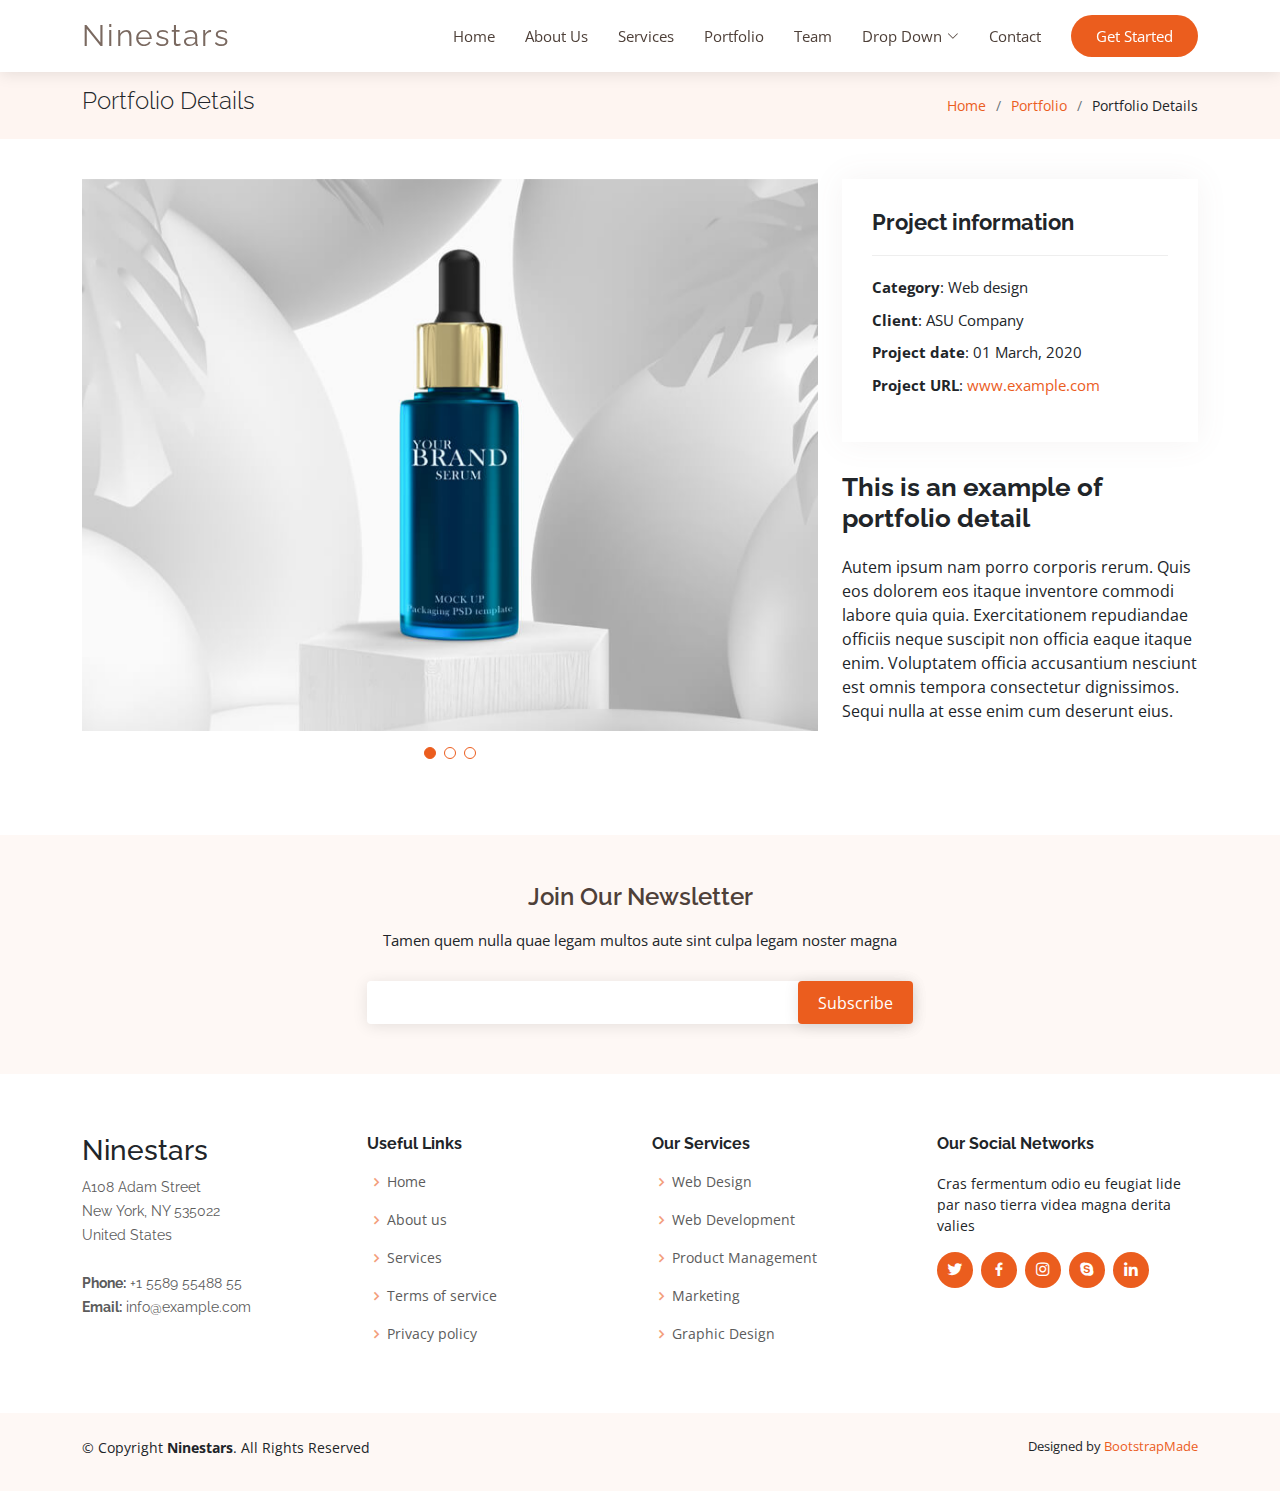
<file: portfolio-details.html>
<!DOCTYPE html>
<html lang="en">

<head>
  <meta charset="utf-8">
  <meta content="width=device-width, initial-scale=1.0" name="viewport">

  <title>Portfolio Details - Ninestars Bootstrap Template</title>
  <meta content="" name="description">
  <meta content="" name="keywords">

  <!-- Favicons -->
  <link href="assets/img/favicon.png" rel="icon">
  <link href="assets/img/apple-touch-icon.png" rel="apple-touch-icon">

  <!-- Google Fonts -->
  <link href="https://fonts.googleapis.com/css?family=Open+Sans:300,300i,400,400i,600,600i,700,700i|Raleway:300,300i,400,400i,600,600i,700,700i" rel="stylesheet">

  <!-- Vendor CSS Files -->
  <link href="assets/vendor/aos/aos.css" rel="stylesheet">
  <link href="assets/vendor/bootstrap/css/bootstrap.min.css" rel="stylesheet">
  <link href="assets/vendor/bootstrap-icons/bootstrap-icons.css" rel="stylesheet">
  <link href="assets/vendor/boxicons/css/boxicons.min.css" rel="stylesheet">
  <link href="assets/vendor/glightbox/css/glightbox.min.css" rel="stylesheet">
  <link href="assets/vendor/swiper/swiper-bundle.min.css" rel="stylesheet">

  <!-- Template Main CSS File -->
  <link href="assets/css/style.css" rel="stylesheet">

  <!-- =======================================================
  * Template Name: Ninestars
  * Updated: Mar 10 2023 with Bootstrap v5.2.3
  * Template URL: https://bootstrapmade.com/ninestars-free-bootstrap-3-theme-for-creative/
  * Author: BootstrapMade.com
  * License: https://bootstrapmade.com/license/
  ======================================================== -->
</head>

<body>

  <!-- ======= Header ======= -->
  <header id="header" class="fixed-top d-flex align-items-center">
    <div class="container d-flex align-items-center justify-content-between">

      <div class="logo">
        <h1 class="text-light"><a href="index.html"><span>Ninestars</span></a></h1>
        <!-- Uncomment below if you prefer to use an image logo -->
        <!-- <a href="index.html"><img src="assets/img/logo.png" alt="" class="img-fluid"></a>-->
      </div>

      <nav id="navbar" class="navbar">
        <ul>
          <li><a class="nav-link scrollto " href="#hero">Home</a></li>
          <li><a class="nav-link scrollto" href="#about">About Us</a></li>
          <li><a class="nav-link scrollto" href="#services">Services</a></li>
          <li><a class="nav-link scrollto" href="#portfolio">Portfolio</a></li>
          <li><a class="nav-link scrollto" href="#team">Team</a></li>
          <li class="dropdown"><a href="#"><span>Drop Down</span> <i class="bi bi-chevron-down"></i></a>
            <ul>
              <li><a href="#">Drop Down 1</a></li>
              <li class="dropdown"><a href="#"><span>Deep Drop Down</span> <i class="bi bi-chevron-right"></i></a>
                <ul>
                  <li><a href="#">Deep Drop Down 1</a></li>
                  <li><a href="#">Deep Drop Down 2</a></li>
                  <li><a href="#">Deep Drop Down 3</a></li>
                  <li><a href="#">Deep Drop Down 4</a></li>
                  <li><a href="#">Deep Drop Down 5</a></li>
                </ul>
              </li>
              <li><a href="#">Drop Down 2</a></li>
              <li><a href="#">Drop Down 3</a></li>
              <li><a href="#">Drop Down 4</a></li>
            </ul>
          </li>
          <li><a class="nav-link scrollto" href="#contact">Contact</a></li>
          <li><a class="getstarted scrollto" href="#about">Get Started</a></li>
        </ul>
        <i class="bi bi-list mobile-nav-toggle"></i>
      </nav><!-- .navbar -->

    </div>
  </header><!-- End Header -->

  <main id="main">

    <!-- ======= Breadcrumbs Section ======= -->
    <section class="breadcrumbs">
      <div class="container">

        <div class="d-flex justify-content-between align-items-center">
          <h2>Portfolio Details</h2>
          <ol>
            <li><a href="index.html">Home</a></li>
            <li><a href="portfolio.html">Portfolio</a></li>
            <li>Portfolio Details</li>
          </ol>
        </div>

      </div>
    </section><!-- Breadcrumbs Section -->

    <!-- ======= Portfolio Details Section ======= -->
    <section id="portfolio-details" class="portfolio-details">
      <div class="container">

        <div class="row gy-4">

          <div class="col-lg-8">
            <div class="portfolio-details-slider swiper">
              <div class="swiper-wrapper align-items-center">

                <div class="swiper-slide">
                  <img src="assets/img/portfolio/portfolio-1.jpg" alt="">
                </div>

                <div class="swiper-slide">
                  <img src="assets/img/portfolio/portfolio-2.jpg" alt="">
                </div>

                <div class="swiper-slide">
                  <img src="assets/img/portfolio/portfolio-3.jpg" alt="">
                </div>

              </div>
              <div class="swiper-pagination"></div>
            </div>
          </div>

          <div class="col-lg-4">
            <div class="portfolio-info">
              <h3>Project information</h3>
              <ul>
                <li><strong>Category</strong>: Web design</li>
                <li><strong>Client</strong>: ASU Company</li>
                <li><strong>Project date</strong>: 01 March, 2020</li>
                <li><strong>Project URL</strong>: <a href="#">www.example.com</a></li>
              </ul>
            </div>
            <div class="portfolio-description">
              <h2>This is an example of portfolio detail</h2>
              <p>
                Autem ipsum nam porro corporis rerum. Quis eos dolorem eos itaque inventore commodi labore quia quia. Exercitationem repudiandae officiis neque suscipit non officia eaque itaque enim. Voluptatem officia accusantium nesciunt est omnis tempora consectetur dignissimos. Sequi nulla at esse enim cum deserunt eius.
              </p>
            </div>
          </div>

        </div>

      </div>
    </section><!-- End Portfolio Details Section -->

  </main><!-- End #main -->

  <!-- ======= Footer ======= -->
  <footer id="footer">

    <div class="footer-newsletter">
      <div class="container">
        <div class="row justify-content-center">
          <div class="col-lg-6">
            <h4>Join Our Newsletter</h4>
            <p>Tamen quem nulla quae legam multos aute sint culpa legam noster magna</p>
            <form action="" method="post">
              <input type="email" name="email"><input type="submit" value="Subscribe">
            </form>
          </div>
        </div>
      </div>
    </div>

    <div class="footer-top">
      <div class="container">
        <div class="row">

          <div class="col-lg-3 col-md-6 footer-contact">
            <h3>Ninestars</h3>
            <p>
              A108 Adam Street <br>
              New York, NY 535022<br>
              United States <br><br>
              <strong>Phone:</strong> +1 5589 55488 55<br>
              <strong>Email:</strong> info@example.com<br>
            </p>
          </div>

          <div class="col-lg-3 col-md-6 footer-links">
            <h4>Useful Links</h4>
            <ul>
              <li><i class="bx bx-chevron-right"></i> <a href="#">Home</a></li>
              <li><i class="bx bx-chevron-right"></i> <a href="#">About us</a></li>
              <li><i class="bx bx-chevron-right"></i> <a href="#">Services</a></li>
              <li><i class="bx bx-chevron-right"></i> <a href="#">Terms of service</a></li>
              <li><i class="bx bx-chevron-right"></i> <a href="#">Privacy policy</a></li>
            </ul>
          </div>

          <div class="col-lg-3 col-md-6 footer-links">
            <h4>Our Services</h4>
            <ul>
              <li><i class="bx bx-chevron-right"></i> <a href="#">Web Design</a></li>
              <li><i class="bx bx-chevron-right"></i> <a href="#">Web Development</a></li>
              <li><i class="bx bx-chevron-right"></i> <a href="#">Product Management</a></li>
              <li><i class="bx bx-chevron-right"></i> <a href="#">Marketing</a></li>
              <li><i class="bx bx-chevron-right"></i> <a href="#">Graphic Design</a></li>
            </ul>
          </div>

          <div class="col-lg-3 col-md-6 footer-links">
            <h4>Our Social Networks</h4>
            <p>Cras fermentum odio eu feugiat lide par naso tierra videa magna derita valies</p>
            <div class="social-links mt-3">
              <a href="#" class="twitter"><i class="bx bxl-twitter"></i></a>
              <a href="#" class="facebook"><i class="bx bxl-facebook"></i></a>
              <a href="#" class="instagram"><i class="bx bxl-instagram"></i></a>
              <a href="#" class="google-plus"><i class="bx bxl-skype"></i></a>
              <a href="#" class="linkedin"><i class="bx bxl-linkedin"></i></a>
            </div>
          </div>

        </div>
      </div>
    </div>

    <div class="container py-4">
      <div class="copyright">
        &copy; Copyright <strong><span>Ninestars</span></strong>. All Rights Reserved
      </div>
      <div class="credits">
        <!-- All the links in the footer should remain intact. -->
        <!-- You can delete the links only if you purchased the pro version. -->
        <!-- Licensing information: https://bootstrapmade.com/license/ -->
        <!-- Purchase the pro version with working PHP/AJAX contact form: https://bootstrapmade.com/ninestars-free-bootstrap-3-theme-for-creative/ -->
        Designed by <a href="https://bootstrapmade.com/">BootstrapMade</a>
      </div>
    </div>
  </footer><!-- End Footer -->

  <a href="#" class="back-to-top d-flex align-items-center justify-content-center"><i class="bi bi-arrow-up-short"></i></a>

  <!-- Vendor JS Files -->
  <script src="assets/vendor/aos/aos.js"></script>
  <script src="assets/vendor/bootstrap/js/bootstrap.bundle.min.js"></script>
  <script src="assets/vendor/glightbox/js/glightbox.min.js"></script>
  <script src="assets/vendor/isotope-layout/isotope.pkgd.min.js"></script>
  <script src="assets/vendor/swiper/swiper-bundle.min.js"></script>
  <script src="assets/vendor/php-email-form/validate.js"></script>

  <!-- Template Main JS File -->
  <script src="assets/js/main.js"></script>

</body>

</html>
</file>
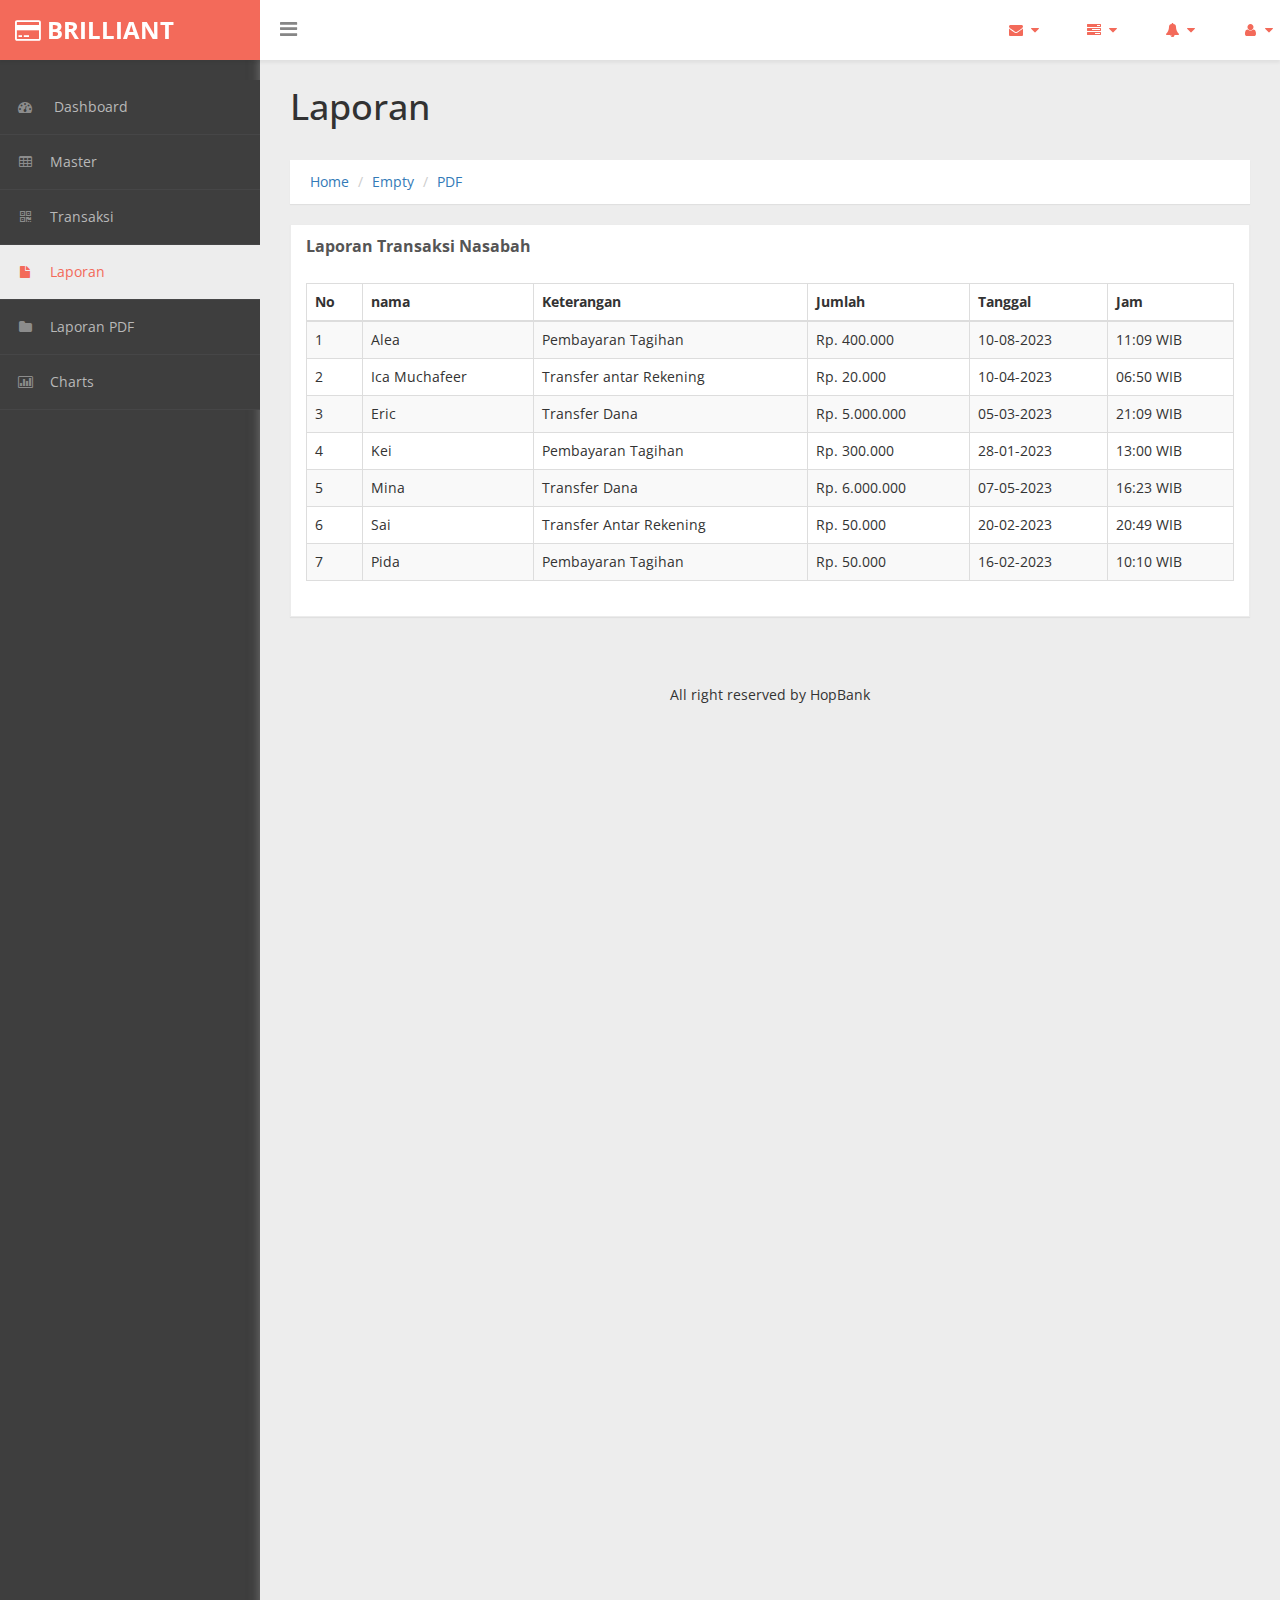
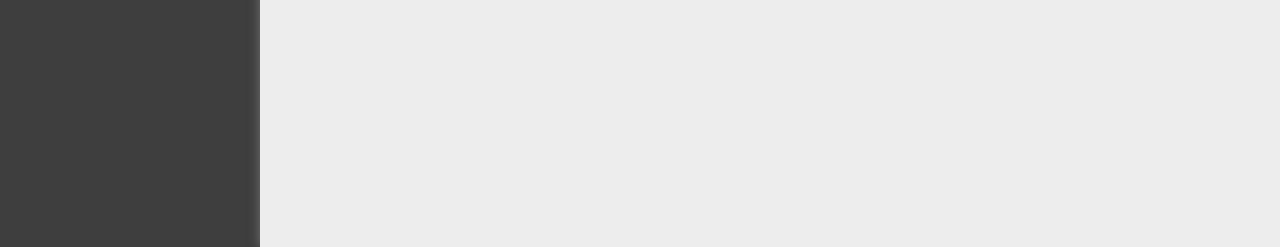
<file: dashboard/empty.html>
﻿<!DOCTYPE html>
<!-- 
Template Name: BRILLIANT Bootstrap Admin Template
Version: 4.5.6
Author: WebThemez
Website: http://www.webthemez.com/ 
-->
<html xmlns="http://www.w3.org/1999/xhtml">
<head>
      <meta charset="utf-8" />
    <meta name="viewport" content="width=device-width, initial-scale=1.0" />
	<meta content="" name="description" />
    <meta content="webthemez" name="author" />
    <title>Bootstrap Admin html Template : Master - WebThemez</title>
    <link href="../Ninestars/assets/img/hero-img.svg" rel="icon">
	<!-- Bootstrap Styles-->
    <link href="assets/css/bootstrap.css" rel="stylesheet" />
     <!-- FontAwesome Styles-->
    <link href="assets/css/font-awesome.css" rel="stylesheet" />
     <!-- Morris Chart Styles-->
   
        <!-- Custom Styles-->
    <link href="assets/css/custom-styles.css" rel="stylesheet" />
     <!-- Google Fonts-->
   <link href='http://fonts.googleapis.com/css?family=Open+Sans' rel='stylesheet' type='text/css' />
     <!-- TABLE STYLES-->
    <link href="assets/js/dataTables/dataTables.bootstrap.css" rel="stylesheet" />
</head>
<body>
    <div id="wrapper">
        <nav class="navbar navbar-default top-navbar" role="navigation">
            <div class="navbar-header">
                <button type="button" class="navbar-toggle" data-toggle="collapse" data-target=".sidebar-collapse">
                    <span class="sr-only">Toggle navigation</span>
                    <span class="icon-bar"></span>
                    <span class="icon-bar"></span>
                    <span class="icon-bar"></span>
                </button>
                <a class="navbar-brand" href="index.html"><strong><i class="icon fa fa-credit-card"></i> BRILLIANT</strong></a>
				<div id="sideNav" href="">
		<i class="fa fa-bars icon"></i> 
		</div>
            </div>

            <ul class="nav navbar-top-links navbar-right">
                <li class="dropdown">
                    <a class="dropdown-toggle" data-toggle="dropdown" href="#" aria-expanded="false">
                        <i class="fa fa-envelope fa-fw"></i> <i class="fa fa-caret-down"></i>
                    </a>
                    <ul class="dropdown-menu dropdown-messages">
                        <li>
                            <a href="#">
                                <div>
                                    <strong>John Doe</strong>
                                    <span class="pull-right text-muted">
                                        <em>Today</em>
                                    </span>
                                </div>
                                <div>Lorem Ipsum has been the industry's standard dummy text ever since the 1500s...</div>
                            </a>
                        </li>
                        <li class="divider"></li>
                        <li>
                            <a href="#">
                                <div>
                                    <strong>John Smith</strong>
                                    <span class="pull-right text-muted">
                                        <em>Yesterday</em>
                                    </span>
                                </div>
                                <div>Lorem Ipsum has been the industry's standard dummy text ever since an kwilnw...</div>
                            </a>
                        </li>
                        <li class="divider"></li>
                        <li>
                            <a href="#">
                                <div>
                                    <strong>John Smith</strong>
                                    <span class="pull-right text-muted">
                                        <em>Yesterday</em>
                                    </span>
                                </div>
                                <div>Lorem Ipsum has been the industry's standard dummy text ever since the...</div>
                            </a>
                        </li>
                        <li class="divider"></li>
                        <li>
                            <a class="text-center" href="#">
                                <strong>Read All Messages</strong>
                                <i class="fa fa-angle-right"></i>
                            </a>
                        </li>
                    </ul>
                    <!-- /.dropdown-messages -->
                </li>
                <!-- /.dropdown -->
                <li class="dropdown">
                    <a class="dropdown-toggle" data-toggle="dropdown" href="#" aria-expanded="false">
                        <i class="fa fa-tasks fa-fw"></i> <i class="fa fa-caret-down"></i>
                    </a>
                    <ul class="dropdown-menu dropdown-tasks">
                        <li>
                            <a href="#">
                                <div>
                                    <p>
                                        <strong>Task 1</strong>
                                        <span class="pull-right text-muted">60% Complete</span>
                                    </p>
                                    <div class="progress progress-striped active">
                                        <div class="progress-bar progress-bar-success" role="progressbar" aria-valuenow="60" aria-valuemin="0" aria-valuemax="100" style="width: 60%">
                                            <span class="sr-only">60% Complete (success)</span>
                                        </div>
                                    </div>
                                </div>
                            </a>
                        </li>
                        <li class="divider"></li>
                        <li>
                            <a href="#">
                                <div>
                                    <p>
                                        <strong>Task 2</strong>
                                        <span class="pull-right text-muted">28% Complete</span>
                                    </p>
                                    <div class="progress progress-striped active">
                                        <div class="progress-bar progress-bar-info" role="progressbar" aria-valuenow="28" aria-valuemin="0" aria-valuemax="100" style="width: 28%">
                                            <span class="sr-only">28% Complete</span>
                                        </div>
                                    </div>
                                </div>
                            </a>
                        </li>
                        <li class="divider"></li>
                        <li>
                            <a href="#">
                                <div>
                                    <p>
                                        <strong>Task 3</strong>
                                        <span class="pull-right text-muted">60% Complete</span>
                                    </p>
                                    <div class="progress progress-striped active">
                                        <div class="progress-bar progress-bar-warning" role="progressbar" aria-valuenow="60" aria-valuemin="0" aria-valuemax="100" style="width: 60%">
                                            <span class="sr-only">60% Complete (warning)</span>
                                        </div>
                                    </div>
                                </div>
                            </a>
                        </li>
                        <li class="divider"></li>
                        <li>
                            <a href="#">
                                <div>
                                    <p>
                                        <strong>Task 4</strong>
                                        <span class="pull-right text-muted">85% Complete</span>
                                    </p>
                                    <div class="progress progress-striped active">
                                        <div class="progress-bar progress-bar-danger" role="progressbar" aria-valuenow="85" aria-valuemin="0" aria-valuemax="100" style="width: 85%">
                                            <span class="sr-only">85% Complete (danger)</span>
                                        </div>
                                    </div>
                                </div>
                            </a>
                        </li>
                        <li class="divider"></li>
                        <li>
                            <a class="text-center" href="#">
                                <strong>See All Tasks</strong>
                                <i class="fa fa-angle-right"></i>
                            </a>
                        </li>
                    </ul>
                    <!-- /.dropdown-tasks -->
                </li>
                <!-- /.dropdown -->
                <li class="dropdown">
                    <a class="dropdown-toggle" data-toggle="dropdown" href="#" aria-expanded="false">
                        <i class="fa fa-bell fa-fw"></i> <i class="fa fa-caret-down"></i>
                    </a>
                    <ul class="dropdown-menu dropdown-alerts">
                        <li>
                            <a href="#">
                                <div>
                                    <i class="fa fa-comment fa-fw"></i> New Comment
                                    <span class="pull-right text-muted small">4 min</span>
                                </div>
                            </a>
                        </li>
                        <li class="divider"></li>
                        <li>
                            <a href="#">
                                <div>
                                    <i class="fa fa-twitter fa-fw"></i> 3 New Followers
                                    <span class="pull-right text-muted small">12 min</span>
                                </div>
                            </a>
                        </li>
                        <li class="divider"></li>
                        <li>
                            <a href="#">
                                <div>
                                    <i class="fa fa-envelope fa-fw"></i> Message Sent
                                    <span class="pull-right text-muted small">4 min</span>
                                </div>
                            </a>
                        </li>
                        <li class="divider"></li>
                        <li>
                            <a href="#">
                                <div>
                                    <i class="fa fa-tasks fa-fw"></i> New Task
                                    <span class="pull-right text-muted small">4 min</span>
                                </div>
                            </a>
                        </li>
                        <li class="divider"></li>
                        <li>
                            <a href="#">
                                <div>
                                    <i class="fa fa-upload fa-fw"></i> Server Rebooted
                                    <span class="pull-right text-muted small">4 min</span>
                                </div>
                            </a>
                        </li>
                        <li class="divider"></li>
                        <li>
                            <a class="text-center" href="#">
                                <strong>See All Alerts</strong>
                                <i class="fa fa-angle-right"></i>
                            </a>
                        </li>
                    </ul>
                    <!-- /.dropdown-alerts -->
                </li>
                <!-- /.dropdown -->
                <li class="dropdown">
                    <a class="dropdown-toggle" data-toggle="dropdown" href="#" aria-expanded="false">
                        <i class="fa fa-user fa-fw"></i> <i class="fa fa-caret-down"></i>
                    </a>
                    <ul class="dropdown-menu dropdown-user">
                        <li><a href="#"><i class="fa fa-user fa-fw"></i> User Profile</a>
                        </li>
                        <li><a href="#"><i class="fa fa-gear fa-fw"></i> Settings</a>
                        </li>
                        <li class="divider"></li>
                        <li><a href="../Ninestars/index.html"><i class="fa fa-sign-out fa-fw"></i> Logout</a>
                        </li>
                    </ul>
                    <!-- /.dropdown-user -->
                </li>
                <!-- /.dropdown -->
            </ul>
        </nav>
        <!--/. NAV TOP  -->
        <nav class="navbar-default navbar-side" role="navigation">
            <div class="sidebar-collapse">
                <ul class="nav" id="main-menu">

                    <li>
                        <a href="index.html"><i class="fa fa-dashboard"></i> Dashboard</a>
                    </li>
                   <!--<li>
                        <a href="ui-elements.html"><i class="fa fa-desktop"></i> UI Elements</a>
                   </li>-->
					 
					<!--<li>
                        <a href="#"><i class="fa fa-sitemap"></i> Charts<span class="fa arrow"></span></a>
                        <ul class="nav nav-second-level">
                            <li>
                                <a href="chart.html">Charts JS</a>
                            </li>-->
                            <!--<li>
                                <a href="morris-chart.html">Morris Chart</a>
                            </li>
							</ul>
						</li>-->	
                    
                        <li>
                            <a href="table.html"><i class="fa fa-table"></i>Master</a>
                        </li>
                        <li>
                            <a href="tab-panel.html"><i class="fa fa-qrcode"></i>Transaksi</a>
                        </li>
        
                        <li>
                            <a class="active-menu" href="empty.html"><i class="fa fa-fw fa-file"></i>Laporan</a>
                        </li>
                        <li>
                            <a href="https://sg.docworkspace.com/l/sII_mjN9S3fT5pAY"><i class="fa fa-folder"></i>Laporan PDF</a>
                        </li>
                       
                            <li>
                                <a href="chart.html"><i class="fa fa-bar-chart-o"></i>Charts</a>
                            </li>
                        </ul>
                    </li>
                   <!-- <li>
                        <a href="#"><i class="fa fa-sitemap"></i> Multi-Level Dropdown<span class="fa arrow"></span></a>
                        <ul class="nav nav-second-level">
                            <li>
                                <a href="#">Second Level Link</a>
                            </li>
                            <li>
                                <a href="#">Second Level Link</a>
                            </li>
                            <li>
                                <a href="#">Second Level Link<span class="fa arrow"></span></a>
                                <ul class="nav nav-third-level">
                                    <li>
                                        <a href="#">Third Level Link</a>
                                    </li>
                                    <li>
                                        <a href="#">Third Level Link</a>
                                    </li>
                                    <li>
                                        <a href="#">Third Level Link</a>
                                    </li>

                                </ul>

                            </li>
                        </ul>
                    </li>-->
                </ul>

            </div>

        </nav>
        <!-- /. NAV SIDE  -->
        <div id="page-wrapper">
		  <div class="header"> 
                        <h1 class="page-header">
                            Laporan
                        </h1>
						<ol class="breadcrumb">
					  <li><a href="../Ninestars/index.html">Home</a></li>
					  <li><a href="#">Empty</a></li>
					  <li><a href="http://Global.ac.id/nova/LAPORAN.pdf">PDF</a></li>
					</ol> 
									
	

        <div class="row">
            <div class="col-md-12">
              <!--   Kitchen Sink -->
                <div class="panel panel-default">
                    <div class="panel-heading">
                        Laporan Transaksi Nasabah
                    </div>
                    <div class="panel-body">
                        <div class="table-responsive">
                            <table class="table table-striped table-bordered table-hover">
                                <thead>
                                    <tr>
                                        <th>No</th>
                                        <th>nama</th>
                                        <th>Keterangan</th>
                                        <th>Jumlah</th>
                                        <th>Tanggal</th>
                                        <th>Jam</th>
                                    </tr>
                                </thead>
                                <tbody>
                                    <tr>
                                        <td>1</td>
                                        <td>Alea</td>
                                        <td>Pembayaran Tagihan</td>
                                        <td>Rp. 400.000</td>
                                        <td>10-08-2023</td>
                                        <td>11:09 WIB</td>
                                    </tr>
                                    <tr>
                                        <td>2</td>
                                        <td>Ica Muchafeer</td>
                                        <td>Transfer antar Rekening</td>
                                        <td>Rp. 20.000</td>
                                        <td>10-04-2023</td>
                                        <td>06:50 WIB</td>
                                    </tr>
                                    <tr>
                                        <td>3</td>
                                        <td>Eric</td>
                                        <td>Transfer Dana </td>
                                        <td>Rp. 5.000.000</td>
                                        <td>05-03-2023</td>
                                        <td>21:09 WIB</td>
                                    </tr>
                                    <tr>
                                        <td>4</td>
                                        <td>Kei</td>
                                        <td>Pembayaran Tagihan </td>
                                        <td>Rp. 300.000</td>
                                        <td>28-01-2023</td>
                                        <td>13:00 WIB</td>
                                    </tr>
                                    <tr>
                                        <td>5</td>
                                        <td>Mina</td>
                                        <td>Transfer Dana </td>
                                        <td>Rp. 6.000.000</td>
                                        <td>07-05-2023</td>
                                        <td>16:23 WIB</td>
                                    </tr>
                                    <td>6</td>
                                    <td>Sai</td>
                                    <td>Transfer Antar Rekening </td>
                                    <td>Rp. 50.000</td>
                                    <td>20-02-2023</td>
                                    <td>20:49 WIB</td>
                                    <tr>
                                        <td>7</td>
                                        <td>Pida</td>
                                        <td>Pembayaran Tagihan </td>
                                        <td>Rp. 50.000</td>
                                        <td>16-02-2023</td>
                                        <td>10:10 WIB</td>
                                    </tr>
                                </tbody>
                            </table>
                        </div>
                    </div>
                </div>
                 <!-- End  Kitchen Sink -->
            </div></div>
            <div id="page-inner"> 
				 <center><footer><p>All right reserved by HopBank</a></center></p></footer>
				</div>
             <!-- /. PAGE INNER  -->
            </div>
         <!-- /. PAGE WRAPPER  -->
        </div>
        </div>
    </div></div>
     <!-- /. WRAPPER  -->
    <!-- JS Scripts-->
    <!-- jQuery Js -->
    <script src="assets/js/jquery-1.10.2.js"></script>
      <!-- Bootstrap Js -->
    <script src="assets/js/bootstrap.min.js"></script>
    <!-- Metis Menu Js -->
    <script src="assets/js/jquery.metisMenu.js"></script>
     <!-- DATA TABLE SCRIPTS -->
    <script src="assets/js/dataTables/jquery.dataTables.js"></script>
    <script src="assets/js/dataTables/dataTables.bootstrap.js"></script>
        <script>
            $(document).ready(function () {
                $('#dataTables-example').dataTable();
            });
    </script>
         <!-- Custom Js -->
    <script src="assets/js/custom-scripts.js"></script>
    
</body>
</html>
</file>
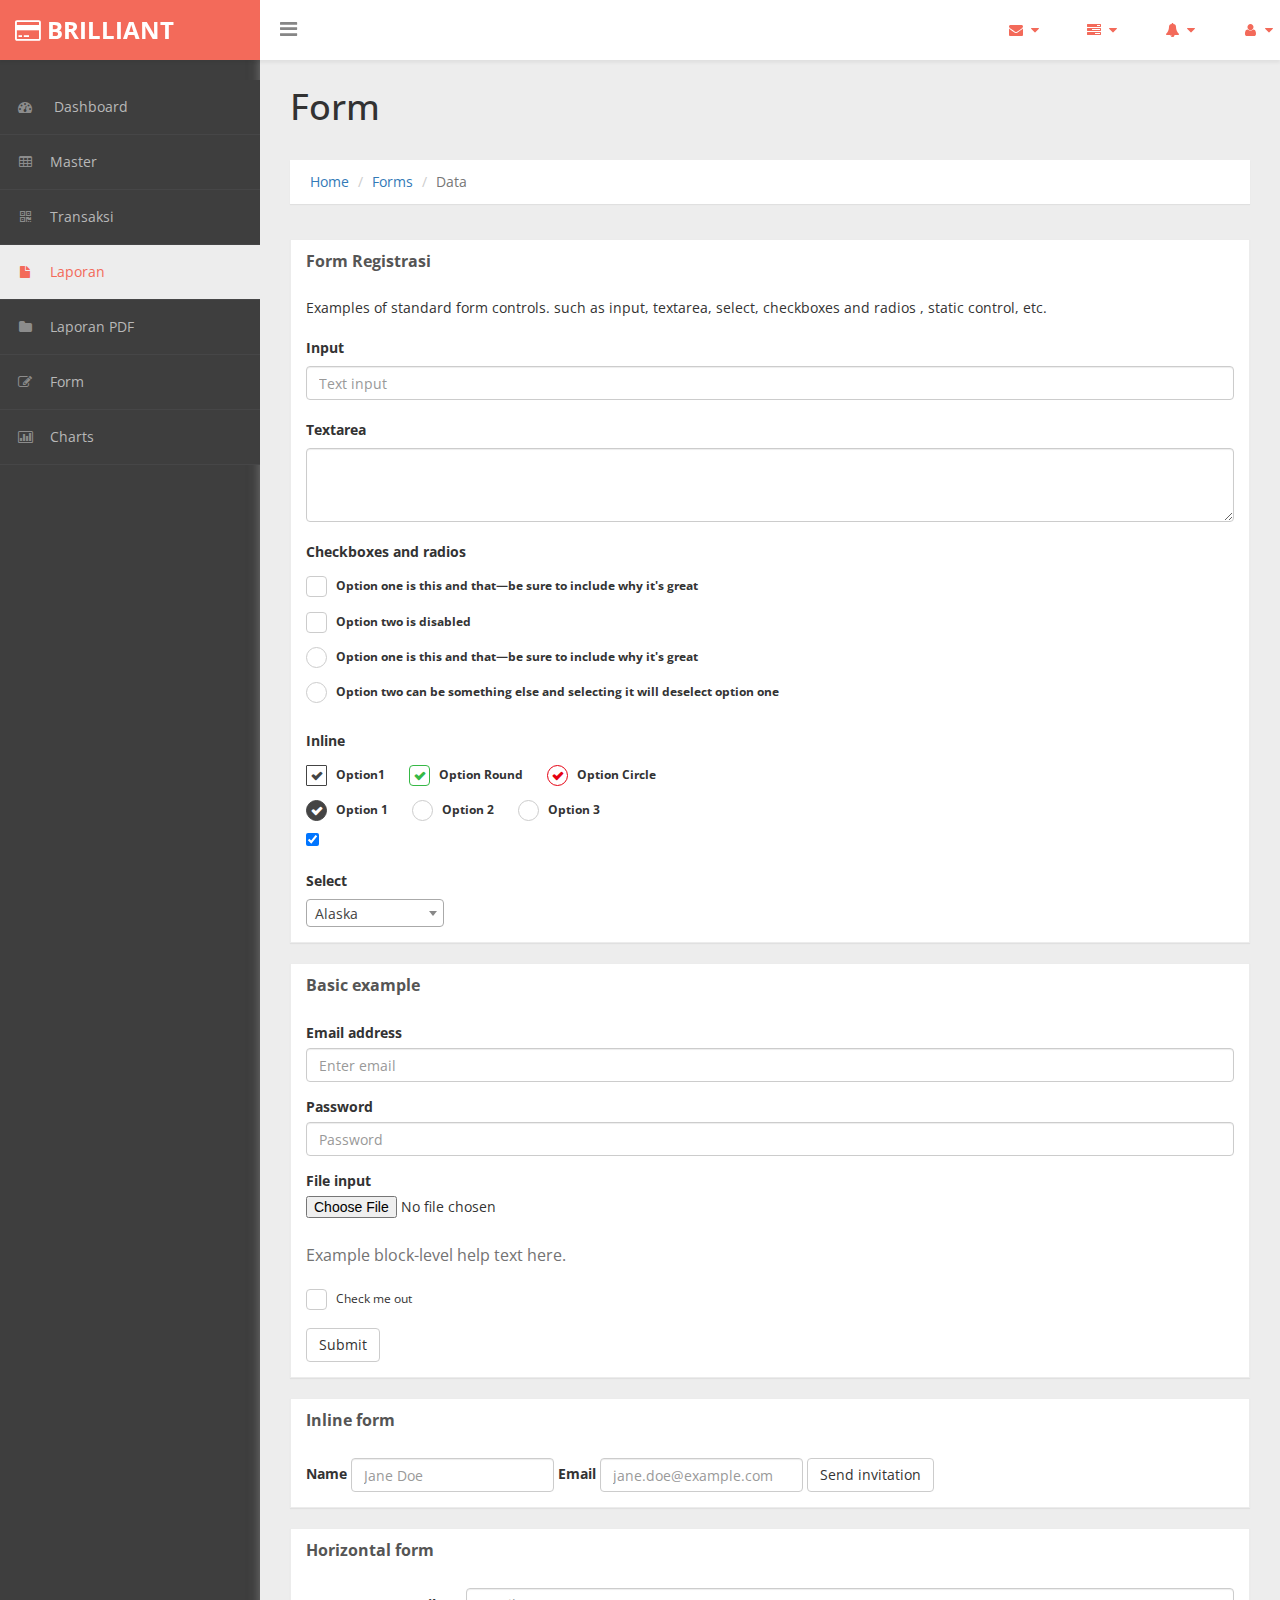
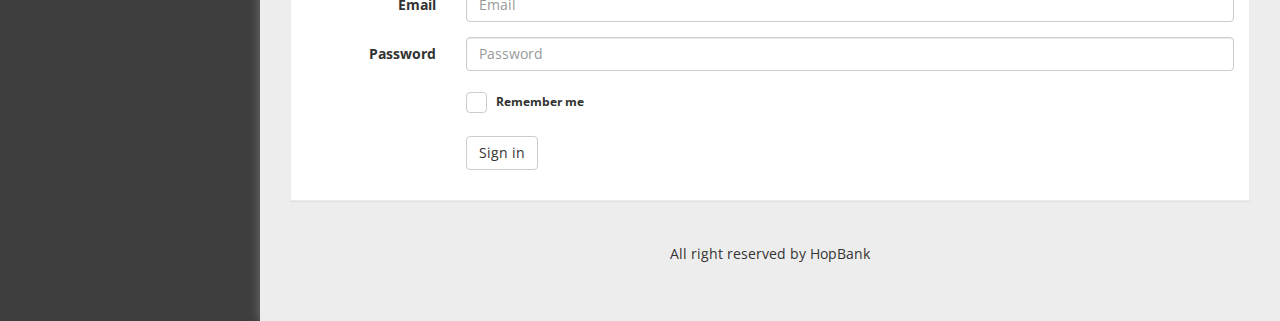
<file: dashboard/form.html>
﻿<!DOCTYPE html>
<!-- 
Template Name: BRILLIANT Bootstrap Admin Template
Version: 4.5.6
Author: WebThemez
Website: http://www.webthemez.com/ 
-->
<html xmlns="http://www.w3.org/1999/xhtml">
<head>
    <meta charset="utf-8" />
    <meta name="viewport" content="width=device-width, initial-scale=1.0" />
	<meta content="" name="description" />
    <meta content="webthemez" name="author" />
    <title>Bootstrap Admin Theme : Master - WebThemez</title>
	<!-- Bootstrap Styles-->
    <link href="assets/css/bootstrap.css" rel="stylesheet" />
     <!-- FontAwesome Styles-->
    <link href="assets/css/font-awesome.css" rel="stylesheet" />
	
    <link href="assets/css/select2.min.css" rel="stylesheet" >
	<link href="assets/css/checkbox3.min.css" rel="stylesheet" >
        <!-- Custom Styles-->
    <link href="assets/css/custom-styles.css" rel="stylesheet" />
     <!-- Google Fonts-->
   <link href='http://fonts.googleapis.com/css?family=Open+Sans' rel='stylesheet' type='text/css' />
</head>
<body>
    <div id="wrapper">
        <nav class="navbar navbar-default top-navbar" role="navigation">
            <div class="navbar-header">
                <button type="button" class="navbar-toggle" data-toggle="collapse" data-target=".sidebar-collapse">
                    <span class="sr-only">Toggle navigation</span>
                    <span class="icon-bar"></span>
                    <span class="icon-bar"></span>
                    <span class="icon-bar"></span>
                </button>
                <a class="navbar-brand" href="index.html"><strong><i class="icon fa fa-credit-card"></i> BRILLIANT</strong></a>
				<div id="sideNav" href="">
			<i class="fa fa-bars icon"></i> 
			</div>
            </div>

            <ul class="nav navbar-top-links navbar-right">
                <li class="dropdown">
                    <a class="dropdown-toggle" data-toggle="dropdown" href="#" aria-expanded="false">
                        <i class="fa fa-envelope fa-fw"></i> <i class="fa fa-caret-down"></i>
                    </a>
                    <ul class="dropdown-menu dropdown-messages">
                        <li>
                            <a href="#">
                                <div>
                                    <strong>John Doe</strong>
                                    <span class="pull-right text-muted">
                                        <em>Today</em>
                                    </span>
                                </div>
                                <div>Lorem Ipsum has been the industry's standard dummy text ever since the 1500s...</div>
                            </a>
                        </li>
                        <li class="divider"></li>
                        <li>
                            <a href="#">
                                <div>
                                    <strong>John Smith</strong>
                                    <span class="pull-right text-muted">
                                        <em>Yesterday</em>
                                    </span>
                                </div>
                                <div>Lorem Ipsum has been the industry's standard dummy text ever since an kwilnw...</div>
                            </a>
                        </li>
                        <li class="divider"></li>
                        <li>
                            <a href="#">
                                <div>
                                    <strong>John Smith</strong>
                                    <span class="pull-right text-muted">
                                        <em>Yesterday</em>
                                    </span>
                                </div>
                                <div>Lorem Ipsum has been the industry's standard dummy text ever since the...</div>
                            </a>
                        </li>
                        <li class="divider"></li>
                        <li>
                            <a class="text-center" href="#">
                                <strong>Read All Messages</strong>
                                <i class="fa fa-angle-right"></i>
                            </a>
                        </li>
                    </ul>
                    <!-- /.dropdown-messages -->
                </li>
                <!-- /.dropdown -->
                <li class="dropdown">
                    <a class="dropdown-toggle" data-toggle="dropdown" href="#" aria-expanded="false">
                        <i class="fa fa-tasks fa-fw"></i> <i class="fa fa-caret-down"></i>
                    </a>
                    <ul class="dropdown-menu dropdown-tasks">
                        <li>
                            <a href="#">
                                <div>
                                    <p>
                                        <strong>Task 1</strong>
                                        <span class="pull-right text-muted">60% Complete</span>
                                    </p>
                                    <div class="progress progress-striped active">
                                        <div class="progress-bar progress-bar-success" role="progressbar" aria-valuenow="60" aria-valuemin="0" aria-valuemax="100" style="width: 60%">
                                            <span class="sr-only">60% Complete (success)</span>
                                        </div>
                                    </div>
                                </div>
                            </a>
                        </li>
                        <li class="divider"></li>
                        <li>
                            <a href="#">
                                <div>
                                    <p>
                                        <strong>Task 2</strong>
                                        <span class="pull-right text-muted">28% Complete</span>
                                    </p>
                                    <div class="progress progress-striped active">
                                        <div class="progress-bar progress-bar-info" role="progressbar" aria-valuenow="28" aria-valuemin="0" aria-valuemax="100" style="width: 28%">
                                            <span class="sr-only">28% Complete</span>
                                        </div>
                                    </div>
                                </div>
                            </a>
                        </li>
                        <li class="divider"></li>
                        <li>
                            <a href="#">
                                <div>
                                    <p>
                                        <strong>Task 3</strong>
                                        <span class="pull-right text-muted">60% Complete</span>
                                    </p>
                                    <div class="progress progress-striped active">
                                        <div class="progress-bar progress-bar-warning" role="progressbar" aria-valuenow="60" aria-valuemin="0" aria-valuemax="100" style="width: 60%">
                                            <span class="sr-only">60% Complete (warning)</span>
                                        </div>
                                    </div>
                                </div>
                            </a>
                        </li>
                        <li class="divider"></li>
                        <li>
                            <a href="#">
                                <div>
                                    <p>
                                        <strong>Task 4</strong>
                                        <span class="pull-right text-muted">85% Complete</span>
                                    </p>
                                    <div class="progress progress-striped active">
                                        <div class="progress-bar progress-bar-danger" role="progressbar" aria-valuenow="85" aria-valuemin="0" aria-valuemax="100" style="width: 85%">
                                            <span class="sr-only">85% Complete (danger)</span>
                                        </div>
                                    </div>
                                </div>
                            </a>
                        </li>
                        <li class="divider"></li>
                        <li>
                            <a class="text-center" href="#">
                                <strong>See All Tasks</strong>
                                <i class="fa fa-angle-right"></i>
                            </a>
                        </li>
                    </ul>
                    <!-- /.dropdown-tasks -->
                </li>
                <!-- /.dropdown -->
                <li class="dropdown">
                    <a class="dropdown-toggle" data-toggle="dropdown" href="#" aria-expanded="false">
                        <i class="fa fa-bell fa-fw"></i> <i class="fa fa-caret-down"></i>
                    </a>
                    <ul class="dropdown-menu dropdown-alerts">
                        <li>
                            <a href="#">
                                <div>
                                    <i class="fa fa-comment fa-fw"></i> New Comment
                                    <span class="pull-right text-muted small">4 min</span>
                                </div>
                            </a>
                        </li>
                        <li class="divider"></li>
                        <li>
                            <a href="#">
                                <div>
                                    <i class="fa fa-twitter fa-fw"></i> 3 New Followers
                                    <span class="pull-right text-muted small">12 min</span>
                                </div>
                            </a>
                        </li>
                        <li class="divider"></li>
                        <li>
                            <a href="#">
                                <div>
                                    <i class="fa fa-envelope fa-fw"></i> Message Sent
                                    <span class="pull-right text-muted small">4 min</span>
                                </div>
                            </a>
                        </li>
                        <li class="divider"></li>
                        <li>
                            <a href="#">
                                <div>
                                    <i class="fa fa-tasks fa-fw"></i> New Task
                                    <span class="pull-right text-muted small">4 min</span>
                                </div>
                            </a>
                        </li>
                        <li class="divider"></li>
                        <li>
                            <a href="#">
                                <div>
                                    <i class="fa fa-upload fa-fw"></i> Server Rebooted
                                    <span class="pull-right text-muted small">4 min</span>
                                </div>
                            </a>
                        </li>
                        <li class="divider"></li>
                        <li>
                            <a class="text-center" href="#">
                                <strong>See All Alerts</strong>
                                <i class="fa fa-angle-right"></i>
                            </a>
                        </li>
                    </ul>
                    <!-- /.dropdown-alerts -->
                </li>
                <!-- /.dropdown -->
                <li class="dropdown">
                    <a class="dropdown-toggle" data-toggle="dropdown" href="#" aria-expanded="false">
                        <i class="fa fa-user fa-fw"></i> <i class="fa fa-caret-down"></i>
                    </a>
                    <ul class="dropdown-menu dropdown-user">
                        <li><a href="#"><i class="fa fa-user fa-fw"></i> User Profile</a>
                        </li>
                        <li><a href="#"><i class="fa fa-gear fa-fw"></i> Settings</a>
                        </li>
                        <li class="divider"></li>
                        <li><a href="#"><i class="fa fa-sign-out fa-fw"></i> Logout</a>
                        </li>
                    </ul>
                    <!-- /.dropdown-user -->
                </li>
                <!-- /.dropdown -->
            </ul>
        </nav>
        <!--/. NAV TOP  -->
        <nav class="navbar-default navbar-side" role="navigation">
            <div class="sidebar-collapse">
                <ul class="nav" id="main-menu">

                    <li>
                        <a href="index.html"><i class="fa fa-dashboard"></i> Dashboard</a>
                    </li>
                    <!--<li>
                        <a href="ui-elements.html"><i class="fa fa-desktop"></i> UI Elements</a>
                    </li>
					 
					 <li>
                        <a href="#"><i class="fa fa-sitemap"></i> Charts<span class="fa arrow"></span></a>
                        <ul class="nav nav-second-level">
                            <li>
                                <a href="chart.html">Charts JS</a>
                            </li>
                            <li>
                                <a href="morris-chart.html">Morris Chart</a>
                            </li>
							</ul>
						</li>	-->
                        <li>
                            <a href="table.html"><i class="fa fa-table"></i>Master</a>
                        </li>
                        <li>
                            <a href="tab-panel.html"><i class="fa fa-qrcode"></i>Transaksi</a>
                        </li>
        
                        <li>
                            <a class="active-menu" href="empty.html"><i class="fa fa-fw fa-file"></i>Laporan</a>
                        </li>
                        <li>
                            <a href="http://Global.ac.id/nova/LAPORAN.pdf"><i class="fa fa-folder"></i>Laporan PDF</a>
                        </li>
                        <li>
                            <a href="form.html"><i class="fa fa-edit"></i>Form</a>
                        </li>
                            <li>
                                <a href="chart.html"><i class="fa fa-bar-chart-o"></i>Charts</a>
                            </li>
                        </ul>
                    </li>


                    <!--<li>
                        <a href="#"><i class="fa fa-sitemap"></i> Multi-Level Dropdown<span class="fa arrow"></span></a>
                        <ul class="nav nav-second-level">
                            <li>
                                <a href="#">Second Level Link</a>
                            </li>
                            <li>
                                <a href="#">Second Level Link</a>
                            </li>
                            <li>
                                <a href="#">Second Level Link<span class="fa arrow"></span></a>
                                <ul class="nav nav-third-level">
                                    <li>
                                        <a href="#">Third Level Link</a>
                                    </li>
                                    <li>
                                        <a href="#">Third Level Link</a>
                                    </li>
                                    <li>
                                        <a href="#">Third Level Link</a>
                                    </li>

                                </ul>

                            </li>
                        </ul>
                    </li>-->
            </div>

        </nav>
        <!-- /. NAV SIDE  -->
        <div id="page-wrapper" >
		  <div class="header"> 
                        <h1 class="page-header">
                             Form 
                        </h1>
						<ol class="breadcrumb">
					  <li><a href="#">Home</a></li>
					  <li><a href="#">Forms</a></li>
					  <li class="active">Data</li>
					</ol> 
									
		</div>
		
            <div id="page-inner"> 
                       <div class="row">
                        <div class="col-xs-12">
                            <div class="panel panel-default">
                                <div class="panel-heading">
                                    <div class="card-title">
                                        <div class="title">Form Registrasi</div>
                                    </div>
                                </div>
                                <div class="panel-body">
                                    Examples of standard form controls. such as input, textarea, select, checkboxes and radios , static control, etc.
                                    <div class="sub-title">Input</div>
                                    <div>
                                        <input type="text" class="form-control" placeholder="Text input">
                                    </div>
                                    <div class="sub-title">Textarea</div>
                                    <div>
                                        <textarea class="form-control" rows="3"></textarea>
                                    </div>
                                    <div class="sub-title">Checkboxes and radios </div>
                                    <div>
                                        <div class="checkbox3 checkbox-round">
                                          <input type="checkbox" id="checkbox-2">
                                          <label for="checkbox-2">
                                            Option one is this and that&mdash;be sure to include why it's great
                                          </label>
                                        </div>
                                        <div class="checkbox3 checkbox-round">
                                          <input type="checkbox" id="checkbox-3" disabled="">
                                          <label for="checkbox-3">
                                            Option two is disabled
                                          </label>
                                        </div>
                                        <div class="radio3">
                                          <input type="radio" id="radio1" name="radio1" value="option1">
                                          <label for="radio1">
                                            Option one is this and that&mdash;be sure to include why it's great
                                          </label>
                                        </div>
                                        <div class="radio3">
                                          <input type="radio" id="radio2" name="radio1" value="option2">
                                          <label for="radio2">
                                            Option two can be something else and selecting it will deselect option one
                                          </label>
                                        </div>
                                        <div class="sub-title">Inline</div>
                                        <div>
                                          <div class="checkbox3 checkbox-inline checkbox-check checkbox-light">
                                            <input type="checkbox" id="checkbox-fa-light-1" checked="">
                                            <label for="checkbox-fa-light-1">
                                              Option1
                                            </label>
                                          </div>
                                          <div class="checkbox3 checkbox-success checkbox-inline checkbox-check checkbox-round  checkbox-light">
                                            <input type="checkbox" id="checkbox-fa-light-2" checked="">
                                            <label for="checkbox-fa-light-2">
                                              Option Round
                                            </label>
                                          </div>
                                          <div class="checkbox3 checkbox-danger checkbox-inline checkbox-check  checkbox-circle checkbox-light">
                                            <input type="checkbox" id="checkbox-fa-light-3" checked="">
                                            <label for="checkbox-fa-light-3">
                                              Option Circle
                                            </label>
                                          </div>
                                        </div>
                                        <div>
                                          <div class="radio3 radio-check radio-inline">
                                            <input type="radio" id="radio4" name="radio2" value="option1" checked="">
                                            <label for="radio4">
                                              Option 1
                                            </label>
                                          </div>
                                          <div class="radio3 radio-check radio-success radio-inline">
                                            <input type="radio" id="radio5" name="radio2" value="option2">
                                            <label for="radio5">
                                              Option 2
                                            </label>
                                          </div>
                                          <div class="radio3 radio-check radio-warning radio-inline">
                                            <input type="radio" id="radio6" name="radio2" value="option3">
                                            <label for="radio6">
                                              Option 3
                                            </label>
                                          </div>
                                        </div>
                                    </div> 
                                    <div>
                                        <input type="checkbox" class="toggle-checkbox" name="my-checkbox" checked>
                                    </div>
                                    <div class="sub-title">Select</div>
                                    <div>
                                        <select class="selectbox">
                                            <optgroup label="Alaskan/Hawaiian Time Zone">
                                                <option value="AK">Alaska</option>
                                                <option value="HI">Hawaii</option>
                                            </optgroup>
                                            <optgroup label="Pacific Time Zone">
                                                <option value="CA">California</option>
                                                <option value="NV">Nevada</option>
                                                <option value="OR">Oregon</option>
                                                <option value="WA">Washington</option>
                                            </optgroup>
                                            <optgroup label="Mountain Time Zone">
                                                <option value="AZ">Arizona</option>
                                                <option value="CO">Colorado</option>
                                                <option value="ID">Idaho</option>
                                                <option value="MT">Montana</option>
                                                <option value="NE">Nebraska</option>
                                                <option value="NM">New Mexico</option>
                                                <option value="ND">North Dakota</option>
                                                <option value="UT">Utah</option>
                                                <option value="WY">Wyoming</option>
                                            </optgroup>
                                            <optgroup label="Central Time Zone">
                                                <option value="AL">Alabama</option>
                                                <option value="AR">Arkansas</option>
                                                <option value="IL">Illinois</option>
                                                <option value="IA">Iowa</option>
                                                <option value="KS">Kansas</option>
                                                <option value="KY">Kentucky</option>
                                                <option value="LA">Louisiana</option>
                                                <option value="MN">Minnesota</option>
                                                <option value="MS">Mississippi</option>
                                                <option value="MO">Missouri</option>
                                                <option value="OK">Oklahoma</option>
                                                <option value="SD">South Dakota</option>
                                                <option value="TX">Texas</option>
                                                <option value="TN">Tennessee</option>
                                                <option value="WI">Wisconsin</option>
                                            </optgroup>
                                            <optgroup label="Eastern Time Zone">
                                                <option value="CT">Connecticut</option>
                                                <option value="DE">Delaware</option>
                                                <option value="FL">Florida</option>
                                                <option value="GA">Georgia</option>
                                                <option value="IN">Indiana</option>
                                                <option value="ME">Maine</option>
                                                <option value="MD">Maryland</option>
                                                <option value="MA">Massachusetts</option>
                                                <option value="MI">Michigan</option>
                                                <option value="NH">New Hampshire</option>
                                                <option value="NJ">New Jersey</option>
                                                <option value="NY">New York</option>
                                                <option value="NC">North Carolina</option>
                                                <option value="OH">Ohio</option>
                                                <option value="PA">Pennsylvania</option>
                                                <option value="RI">Rhode Island</option>
                                                <option value="SC">South Carolina</option>
                                                <option value="VT">Vermont</option>
                                                <option value="VA">Virginia</option>
                                                <option value="WV">West Virginia</option>
                                            </optgroup>
                                        </select>
                                    </div>
                                </div>
                            </div>
                        </div>
                    </div>
                    <div class="row">
                        <div class="col-xs-12">
                            <div class="panel panel-default">
                                <div class="panel-heading">
                                    <div class="card-title">
                                        <div class="title">Basic example</div>
                                    </div>
                                </div>
                                <div class="panel-body">
                                    <form>
                                        <div class="form-group">
                                            <label for="exampleInputEmail1">Email address</label>
                                            <input type="email" class="form-control" id="exampleInputEmail1" placeholder="Enter email">
                                        </div>
                                        <div class="form-group">
                                            <label for="exampleInputPassword1">Password</label>
                                            <input type="password" class="form-control" id="exampleInputPassword1" placeholder="Password">
                                        </div>
                                        <div class="form-group">
                                            <label for="exampleInputFile">File input</label>
                                            <input type="file" id="exampleInputFile">
                                            <p class="help-block">Example block-level help text here.</p>
                                        </div>
                                        <div class="checkbox">
                                          <div class="checkbox3 checkbox-round">
                                            <input type="checkbox" id="checkbox-1">
                                            <label for="checkbox-1">
                                              Check me out
                                            </label>
                                          </div>
                                        </div>
                                        <button type="submit" class="btn btn-default">Submit</button>
                                    </form>
                                </div>
                            </div>
                        </div>
                    </div>
                    <div class="row">
                        <div class="col-xs-12">					
                            <div class="panel panel-default">
                                <div class="panel-heading">
                                    <div class="card-title">
                                        <div class="title">Inline form</div>
                                    </div>
                                </div>
                                <div class="panel-body">
                                    <form class="form-inline">
                                        <div class="form-group">
                                            <label for="exampleInputName2">Name</label>
                                            <input type="text" class="form-control" id="exampleInputName2" placeholder="Jane Doe">
                                        </div>
                                        <div class="form-group">
                                            <label for="exampleInputEmail2">Email</label>
                                            <input type="email" class="form-control" id="exampleInputEmail2" placeholder="jane.doe@example.com">
                                        </div>
                                        <button type="submit" class="btn btn-default">Send invitation</button>
                                    </form>
                                </div>
                            </div>
                        </div>
                    </div>
                    <div class="row">
                        <div class="col-xs-12">
                            <div class="panel panel-default">
                                <div class="panel-heading">
                                    <div class="card-title">
                                        <div class="title">Horizontal form</div>
                                    </div>
                                </div>
                                <div class="panel-body">
                                    <form class="form-horizontal">
                                        <div class="form-group">
                                            <label for="inputEmail3" class="col-sm-2 control-label">Email</label>
                                            <div class="col-sm-10">
                                                <input type="email" class="form-control" id="inputEmail3" placeholder="Email">
                                            </div>
                                        </div>
                                        <div class="form-group">
                                            <label for="inputPassword3" class="col-sm-2 control-label">Password</label>
                                            <div class="col-sm-10">
                                                <input type="password" class="form-control" id="inputPassword3" placeholder="Password">
                                            </div>
                                        </div>
                                        <div class="form-group">
                                            <div class="col-sm-offset-2 col-sm-10">
                                              <div class="checkbox3 checkbox-round checkbox-check checkbox-light">
                                                <input type="checkbox" id="checkbox-10">
                                                <label for="checkbox-10">
                                                  Remember me
                                                </label>
                                              </div>
                                            </div>
                                        </div>
                                        <div class="form-group">
                                            <div class="col-sm-offset-2 col-sm-10">
                                                <button type="submit" class="btn btn-default">Sign in</button>
                                            </div>
                                        </div>
                                    </form>
                                </div>
                            </div>
                        </div>
                    </div>
               
                    <center><footer><p>All right reserved by HopBank</a></center></p></footer>
			</div>
             <!-- /. PAGE INNER  -->
            </div>
         <!-- /. PAGE WRAPPER  -->
        </div>
     <!-- /. WRAPPER  -->
    <!-- JS Scripts-->
    <!-- jQuery Js -->
    <script src="assets/js/jquery-1.10.2.js"></script>
      <!-- Bootstrap Js -->
    <script src="assets/js/bootstrap.min.js"></script>
    <!-- Metis Menu Js -->
    <script src="assets/js/jquery.metisMenu.js"></script>
	<script src="assets/js/select2.full.min.js"></script>
	<script type="text/javascript">
	$(document).ready(function() {
	  $(".selectbox").select2();
	});
	</script>
      <!-- Custom Js -->
    <script src="assets/js/custom-scripts.js"></script> 
	
		
   
</body>
</html>
</file>
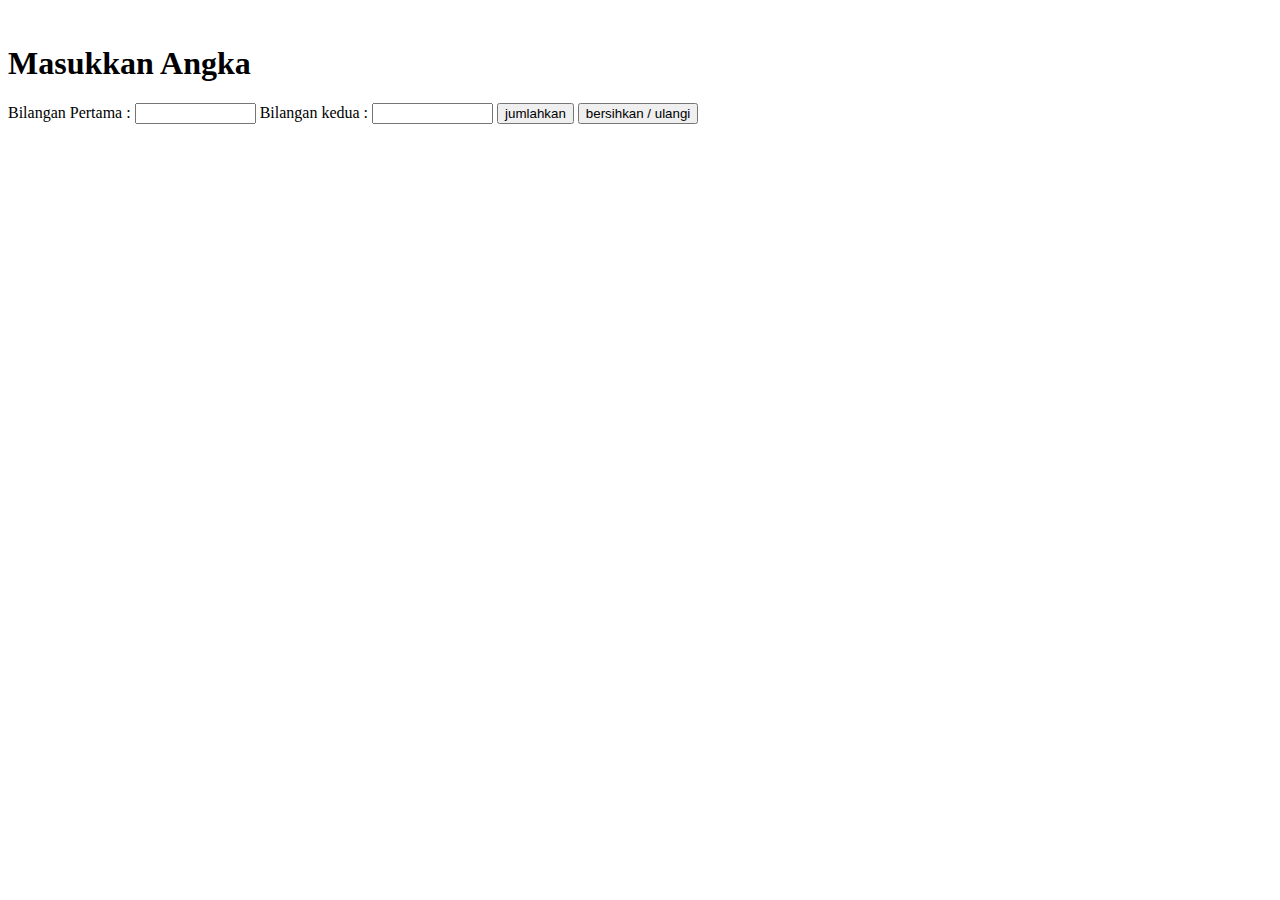
<file: dashboard/hitung.html>
<html>
    <head>
        <title>Menghitung Bilangan with Javascript</title>
    </head>
    <body>
        <script language="Javascript">
            function ngejumlahin()
            {
                var bil1 = parseFloat(document.form.bilangan1.value);
                var bil2 = parseFloat(document.form.bilangan2.value);
                var hasil + bil1 + bil2;
        
                alert("hasil penjumlahan = " + hasil);
            }
        </script>
        <form name="form">
            <h1><br>Masukkan Angka</h1>
            Bilangan Pertama : <input type="text" name="bilangan1" size="12">
            Bilangan kedua : <input type="text" name="bilangan2" size="12">
            <input type="button" value="jumlahkan" onclick="ngejumlahin"()>
            <input type="reset" value="bersihkan / ulangi">
        </form>
    </body>
</html>
</file>
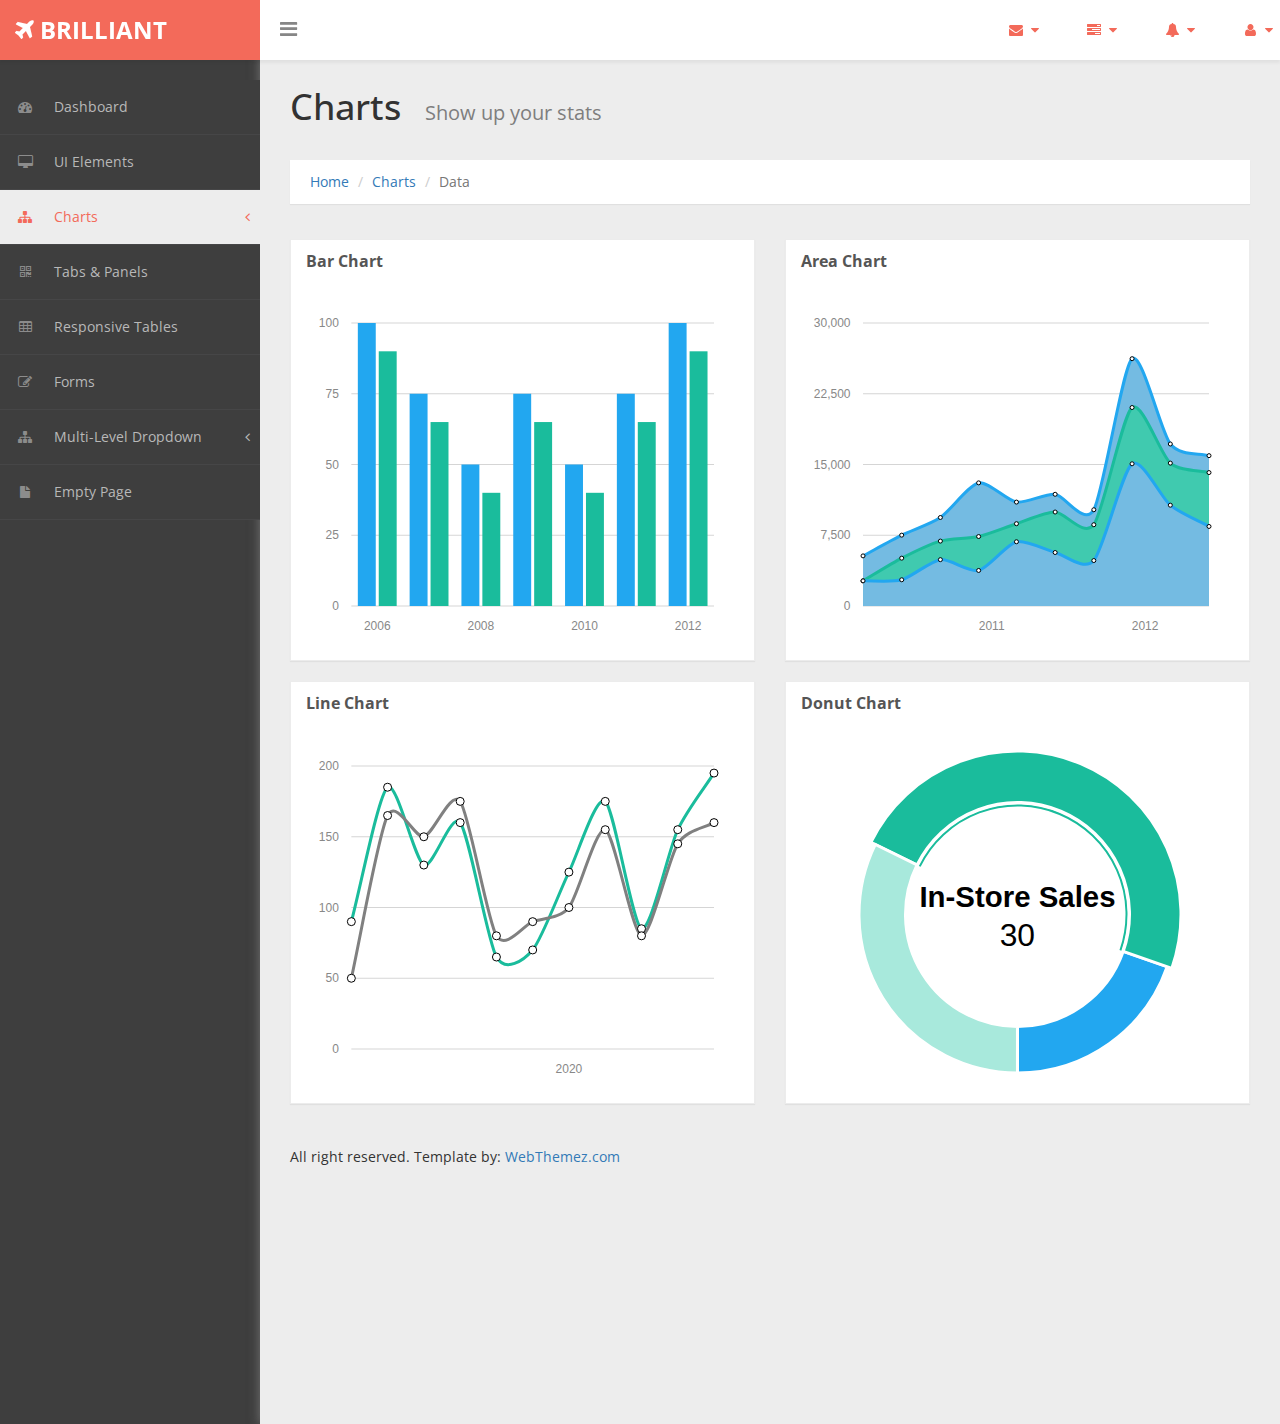
<file: dashboard/morris-chart.html>
﻿<!DOCTYPE html> 
<!-- 
Template Name: BRILLIANT Bootstrap Admin Template
Version: 4.5.6
Author: WebThemez
Website: http://www.webthemez.com/ 
-->
<html xmlns="http://www.w3.org/1999/xhtml">
<head>
      <meta charset="utf-8" />
    <meta name="viewport" content="width=device-width, initial-scale=1.0" />
	<meta content="" name="description" />
    <meta content="webthemez" name="author" />
    <title>Bootstrap Admin Template : BRILLIANT - WebThemez</title>
	<!-- Bootstrap Styles-->
    <link href="assets/css/bootstrap.css" rel="stylesheet" />
     <!-- FontAwesome Styles-->
    <link href="assets/css/font-awesome.css" rel="stylesheet" />
     <!-- Morris Chart Styles-->
    <link href="assets/js/morris/morris-0.4.3.min.css" rel="stylesheet" />
        <!-- Custom Styles-->
    <link href="assets/css/custom-styles.css" rel="stylesheet" />
     <!-- Google Fonts-->
   <link href='http://fonts.googleapis.com/css?family=Open+Sans' rel='stylesheet' type='text/css' />
</head>
<body>
    <div id="wrapper">
        <nav class="navbar navbar-default top-navbar" role="navigation">
            <div class="navbar-header">
                <button type="button" class="navbar-toggle" data-toggle="collapse" data-target=".sidebar-collapse">
                    <span class="sr-only">Toggle navigation</span>
                    <span class="icon-bar"></span>
                    <span class="icon-bar"></span>
                    <span class="icon-bar"></span>
                </button>
                <a class="navbar-brand" href="index.html"><strong><i class="icon fa fa-plane"></i> BRILLIANT</strong></a>
				<div id="sideNav" href="">
		<i class="fa fa-bars icon"></i> 
		</div>
            </div>

            <ul class="nav navbar-top-links navbar-right">
                <li class="dropdown">
                    <a class="dropdown-toggle" data-toggle="dropdown" href="#" aria-expanded="false">
                        <i class="fa fa-envelope fa-fw"></i> <i class="fa fa-caret-down"></i>
                    </a>
                    <ul class="dropdown-menu dropdown-messages">
                        <li>
                            <a href="#">
                                <div>
                                    <strong>John Doe</strong>
                                    <span class="pull-right text-muted">
                                        <em>Today</em>
                                    </span>
                                </div>
                                <div>Lorem Ipsum has been the industry's standard dummy text ever since the 1500s...</div>
                            </a>
                        </li>
                        <li class="divider"></li>
                        <li>
                            <a href="#">
                                <div>
                                    <strong>John Smith</strong>
                                    <span class="pull-right text-muted">
                                        <em>Yesterday</em>
                                    </span>
                                </div>
                                <div>Lorem Ipsum has been the industry's standard dummy text ever since an kwilnw...</div>
                            </a>
                        </li>
                        <li class="divider"></li>
                        <li>
                            <a href="#">
                                <div>
                                    <strong>John Smith</strong>
                                    <span class="pull-right text-muted">
                                        <em>Yesterday</em>
                                    </span>
                                </div>
                                <div>Lorem Ipsum has been the industry's standard dummy text ever since the...</div>
                            </a>
                        </li>
                        <li class="divider"></li>
                        <li>
                            <a class="text-center" href="#">
                                <strong>Read All Messages</strong>
                                <i class="fa fa-angle-right"></i>
                            </a>
                        </li>
                    </ul>
                    <!-- /.dropdown-messages -->
                </li>
                <!-- /.dropdown -->
                <li class="dropdown">
                    <a class="dropdown-toggle" data-toggle="dropdown" href="#" aria-expanded="false">
                        <i class="fa fa-tasks fa-fw"></i> <i class="fa fa-caret-down"></i>
                    </a>
                    <ul class="dropdown-menu dropdown-tasks">
                        <li>
                            <a href="#">
                                <div>
                                    <p>
                                        <strong>Task 1</strong>
                                        <span class="pull-right text-muted">60% Complete</span>
                                    </p>
                                    <div class="progress progress-striped active">
                                        <div class="progress-bar progress-bar-success" role="progressbar" aria-valuenow="60" aria-valuemin="0" aria-valuemax="100" style="width: 60%">
                                            <span class="sr-only">60% Complete (success)</span>
                                        </div>
                                    </div>
                                </div>
                            </a>
                        </li>
                        <li class="divider"></li>
                        <li>
                            <a href="#">
                                <div>
                                    <p>
                                        <strong>Task 2</strong>
                                        <span class="pull-right text-muted">28% Complete</span>
                                    </p>
                                    <div class="progress progress-striped active">
                                        <div class="progress-bar progress-bar-info" role="progressbar" aria-valuenow="28" aria-valuemin="0" aria-valuemax="100" style="width: 28%">
                                            <span class="sr-only">28% Complete</span>
                                        </div>
                                    </div>
                                </div>
                            </a>
                        </li>
                        <li class="divider"></li>
                        <li>
                            <a href="#">
                                <div>
                                    <p>
                                        <strong>Task 3</strong>
                                        <span class="pull-right text-muted">60% Complete</span>
                                    </p>
                                    <div class="progress progress-striped active">
                                        <div class="progress-bar progress-bar-warning" role="progressbar" aria-valuenow="60" aria-valuemin="0" aria-valuemax="100" style="width: 60%">
                                            <span class="sr-only">60% Complete (warning)</span>
                                        </div>
                                    </div>
                                </div>
                            </a>
                        </li>
                        <li class="divider"></li>
                        <li>
                            <a href="#">
                                <div>
                                    <p>
                                        <strong>Task 4</strong>
                                        <span class="pull-right text-muted">85% Complete</span>
                                    </p>
                                    <div class="progress progress-striped active">
                                        <div class="progress-bar progress-bar-danger" role="progressbar" aria-valuenow="85" aria-valuemin="0" aria-valuemax="100" style="width: 85%">
                                            <span class="sr-only">85% Complete (danger)</span>
                                        </div>
                                    </div>
                                </div>
                            </a>
                        </li>
                        <li class="divider"></li>
                        <li>
                            <a class="text-center" href="#">
                                <strong>See All Tasks</strong>
                                <i class="fa fa-angle-right"></i>
                            </a>
                        </li>
                    </ul>
                    <!-- /.dropdown-tasks -->
                </li>
                <!-- /.dropdown -->
                <li class="dropdown">
                    <a class="dropdown-toggle" data-toggle="dropdown" href="#" aria-expanded="false">
                        <i class="fa fa-bell fa-fw"></i> <i class="fa fa-caret-down"></i>
                    </a>
                    <ul class="dropdown-menu dropdown-alerts">
                        <li>
                            <a href="#">
                                <div>
                                    <i class="fa fa-comment fa-fw"></i> New Comment
                                    <span class="pull-right text-muted small">4 min</span>
                                </div>
                            </a>
                        </li>
                        <li class="divider"></li>
                        <li>
                            <a href="#">
                                <div>
                                    <i class="fa fa-twitter fa-fw"></i> 3 New Followers
                                    <span class="pull-right text-muted small">12 min</span>
                                </div>
                            </a>
                        </li>
                        <li class="divider"></li>
                        <li>
                            <a href="#">
                                <div>
                                    <i class="fa fa-envelope fa-fw"></i> Message Sent
                                    <span class="pull-right text-muted small">4 min</span>
                                </div>
                            </a>
                        </li>
                        <li class="divider"></li>
                        <li>
                            <a href="#">
                                <div>
                                    <i class="fa fa-tasks fa-fw"></i> New Task
                                    <span class="pull-right text-muted small">4 min</span>
                                </div>
                            </a>
                        </li>
                        <li class="divider"></li>
                        <li>
                            <a href="#">
                                <div>
                                    <i class="fa fa-upload fa-fw"></i> Server Rebooted
                                    <span class="pull-right text-muted small">4 min</span>
                                </div>
                            </a>
                        </li>
                        <li class="divider"></li>
                        <li>
                            <a class="text-center" href="#">
                                <strong>See All Alerts</strong>
                                <i class="fa fa-angle-right"></i>
                            </a>
                        </li>
                    </ul>
                    <!-- /.dropdown-alerts -->
                </li>
                <!-- /.dropdown -->
                <li class="dropdown">
                    <a class="dropdown-toggle" data-toggle="dropdown" href="#" aria-expanded="false">
                        <i class="fa fa-user fa-fw"></i> <i class="fa fa-caret-down"></i>
                    </a>
                    <ul class="dropdown-menu dropdown-user">
                        <li><a href="#"><i class="fa fa-user fa-fw"></i> User Profile</a>
                        </li>
                        <li><a href="#"><i class="fa fa-gear fa-fw"></i> Settings</a>
                        </li>
                        <li class="divider"></li>
                        <li><a href="#"><i class="fa fa-sign-out fa-fw"></i> Logout</a>
                        </li>
                    </ul>
                    <!-- /.dropdown-user -->
                </li>
                <!-- /.dropdown -->
            </ul>
        </nav>
        <!--/. NAV TOP  -->
        <nav class="navbar-default navbar-side" role="navigation">
            <div class="sidebar-collapse">
                <ul class="nav" id="main-menu">

                    <li>
                        <a href="index.html"><i class="fa fa-dashboard"></i> Dashboard</a>
                    </li>
                    <li>
                        <a href="ui-elements.html"><i class="fa fa-desktop"></i> UI Elements</a>
                    </li>
					 
					 <li>
                        <a href="#" class="active-menu"><i class="fa fa-sitemap"></i> Charts<span class="fa arrow"></span></a>
                        <ul class="nav nav-second-level">
                            <li>
                                <a href="chart.html">Charts JS</a>
                            </li>
                            <li>
                                <a href="morris-chart.html">Morris Chart</a>
                            </li>
							</ul>
						</li>	
                    <li>
                        <a href="tab-panel.html"><i class="fa fa-qrcode"></i> Tabs & Panels</a>
                    </li>
                    
                    <li>
                        <a href="table.html"><i class="fa fa-table"></i> Responsive Tables</a>
                    </li>
                    <li>
                        <a href="form.html"><i class="fa fa-edit"></i> Forms </a>
                    </li>


                    <li>
                        <a href="#"><i class="fa fa-sitemap"></i> Multi-Level Dropdown<span class="fa arrow"></span></a>
                        <ul class="nav nav-second-level">
                            <li>
                                <a href="#">Second Level Link</a>
                            </li>
                            <li>
                                <a href="#">Second Level Link</a>
                            </li>
                            <li>
                                <a href="#">Second Level Link<span class="fa arrow"></span></a>
                                <ul class="nav nav-third-level">
                                    <li>
                                        <a href="#">Third Level Link</a>
                                    </li>
                                    <li>
                                        <a href="#">Third Level Link</a>
                                    </li>
                                    <li>
                                        <a href="#">Third Level Link</a>
                                    </li>

                                </ul>

                            </li>
                        </ul>
                    </li>
                    <li>
                        <a href="empty.html"><i class="fa fa-fw fa-file"></i> Empty Page</a>
                    </li>
                </ul>

            </div>

        </nav>
        <!-- /. NAV SIDE  -->
        <div id="page-wrapper">
		  <div class="header"> 
                        <h1 class="page-header">
                             Charts <small>Show up your stats</small>
                        </h1>
						<ol class="breadcrumb">
					  <li><a href="#">Home</a></li>
					  <li><a href="#">Charts</a></li>
					  <li class="active">Data</li>
					</ol> 
									
		</div>
            <div id="page-inner"> 
             
                <div class="row"> 
                    
                      
                               <div class="col-md-6 col-sm-12 col-xs-12">                     
                    <div class="panel panel-default">
                        <div class="panel-heading">
                            Bar Chart
                        </div>
                        <div class="panel-body">
                            <div id="morris-bar-chart"></div>
                        </div>
                    </div>            
                </div>
                      <div class="col-md-6 col-sm-12 col-xs-12">                     
                    <div class="panel panel-default">
                        <div class="panel-heading">
                            Area Chart
                        </div>
                        <div class="panel-body">
                            <div id="morris-area-chart"></div>
                        </div>
                    </div>            
                </div> 
                
           </div>
                 <!-- /. ROW  -->
                <div class="row">                     
                      
                               <div class="col-md-6 col-sm-12 col-xs-12">                     
                    <div class="panel panel-default">
                        <div class="panel-heading">
                            Line Chart
                        </div>
                        <div class="panel-body">
                            <div id="morris-line-chart"></div>
                        </div>
                    </div>            
                </div>
                      <div class="col-md-6 col-sm-12 col-xs-12">                     
                    <div class="panel panel-default">
                        <div class="panel-heading">
                            Donut Chart
                        </div>
                        <div class="panel-body">                            
							<div id="morris-donut-chart"></div>
                        </div>
                    </div>            
                </div> 
                
           </div>
                 <!-- /. ROW  -->
				 <footer><p>All right reserved. Template by: <a href="http://webthemez.com">WebThemez.com</a></p></footer>
				</div>
             <!-- /. PAGE INNER  -->
            </div>
         <!-- /. PAGE WRAPPER  -->
        </div>
     <!-- /. WRAPPER  -->
    <!-- JS Scripts-->
    <!-- jQuery Js -->
    <script src="assets/js/jquery-1.10.2.js"></script>
      <!-- Bootstrap Js -->
    <script src="assets/js/bootstrap.min.js"></script>
    <!-- Metis Menu Js -->
    <script src="assets/js/jquery.metisMenu.js"></script>
     <!-- Morris Chart Js -->
     <script src="assets/js/morris/raphael-2.1.0.min.js"></script>
    <script src="assets/js/morris/morris.js"></script>
      <!-- Custom Js -->
    <script src="assets/js/custom-scripts.js"></script>
    
   
</body>
</html>
</file>
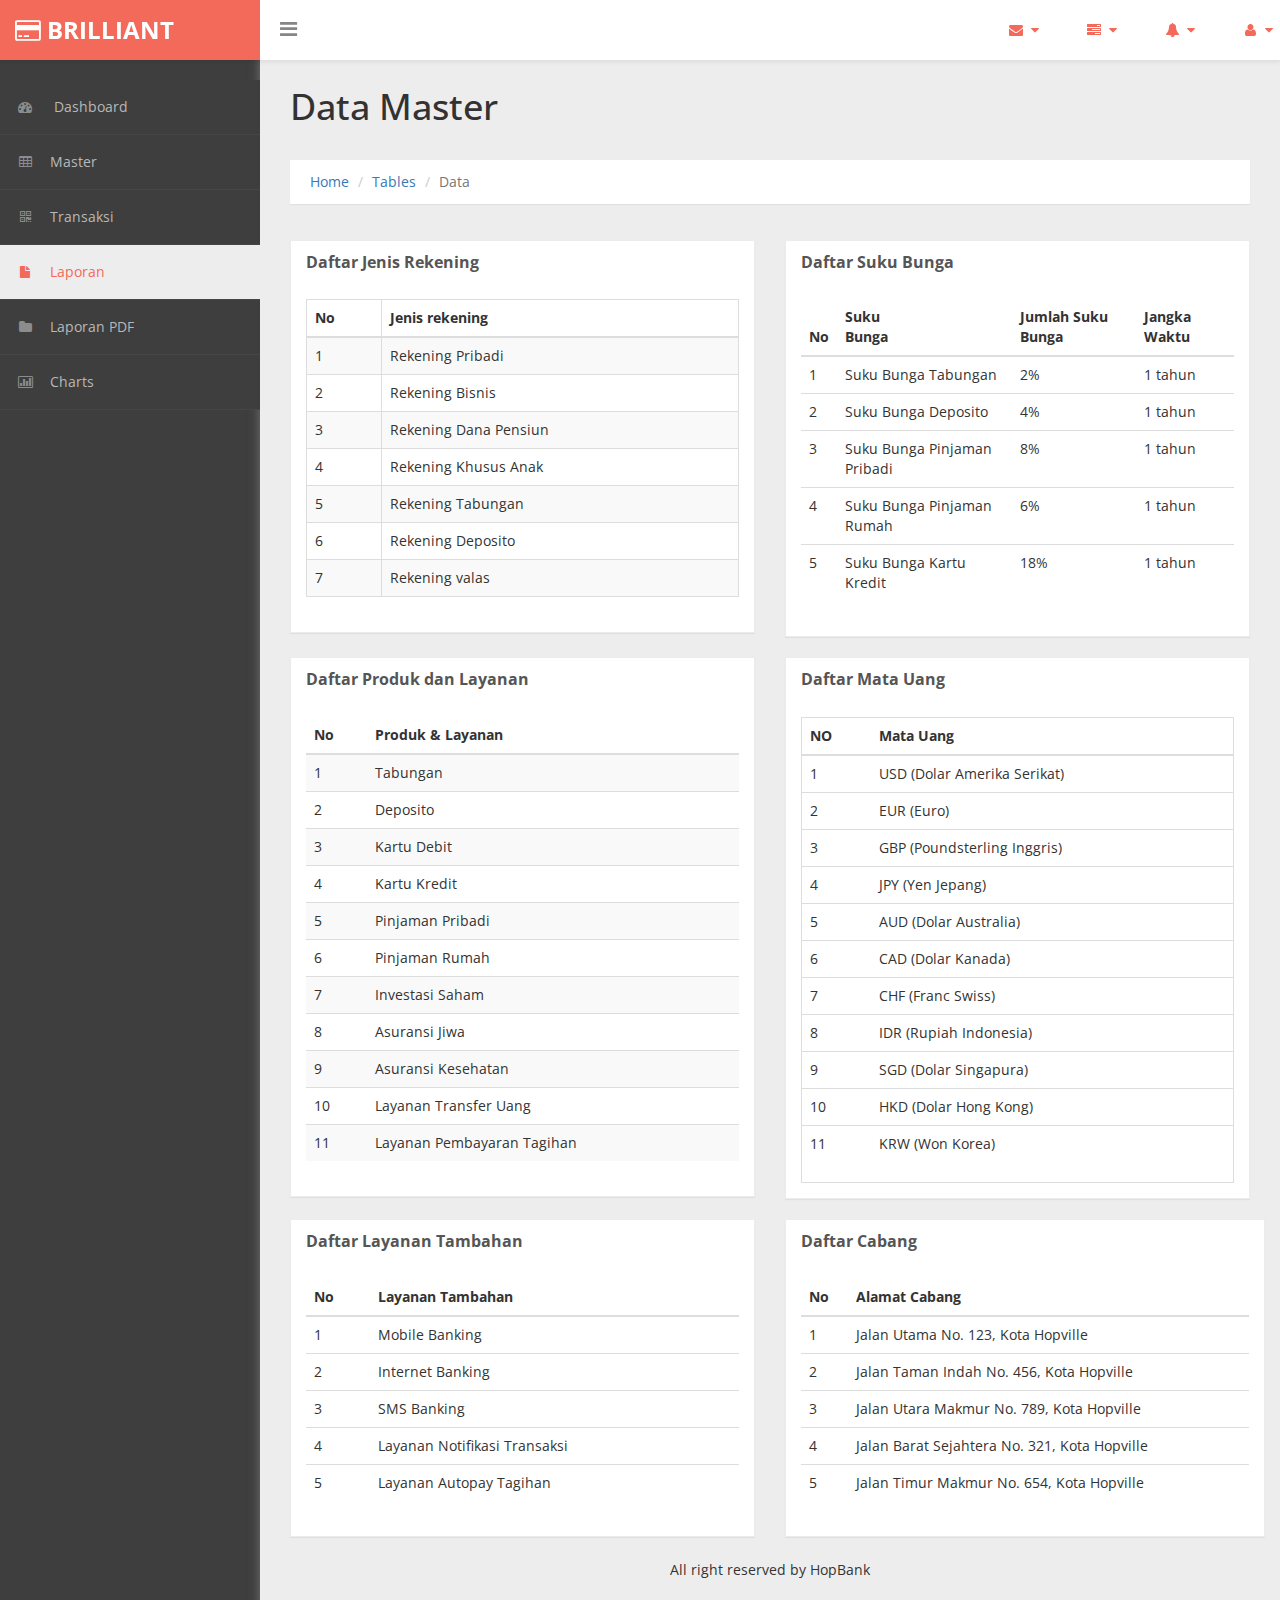
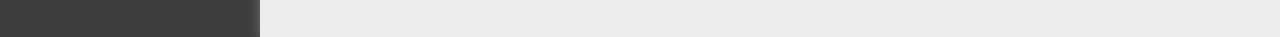
<file: dashboard/table.html>
﻿<!DOCTYPE html>
<!-- 
Template Name: BRILLIANT Bootstrap Admin Template
Version: 4.5.6
Author: WebThemez
Website: http://www.webthemez.com/ 
-->
<html xmlns="http://www.w3.org/1999/xhtml">
<head>
      <meta charset="utf-8" />
    <meta name="viewport" content="width=device-width, initial-scale=1.0" />
	<meta content="" name="description" />
    <meta content="webthemez" name="author" />
    <title>Bootstrap Admin html Template : Master - WebThemez</title>
	<!-- Bootstrap Styles-->
    <link href="assets/css/bootstrap.css" rel="stylesheet" />
     <!-- FontAwesome Styles-->
    <link href="assets/css/font-awesome.css" rel="stylesheet" />
     <!-- Morris Chart Styles-->
   
        <!-- Custom Styles-->
    <link href="assets/css/custom-styles.css" rel="stylesheet" />
     <!-- Google Fonts-->
   <link href='http://fonts.googleapis.com/css?family=Open+Sans' rel='stylesheet' type='text/css' />
     <!-- TABLE STYLES-->
    <link href="assets/js/dataTables/dataTables.bootstrap.css" rel="stylesheet" />
</head>
<body>
    <div id="wrapper">
        <nav class="navbar navbar-default top-navbar" role="navigation">
            <div class="navbar-header">
                <button type="button" class="navbar-toggle" data-toggle="collapse" data-target=".sidebar-collapse">
                    <span class="sr-only">Toggle navigation</span>
                    <span class="icon-bar"></span>
                    <span class="icon-bar"></span>
                    <span class="icon-bar"></span>
                </button>
                <a class="navbar-brand" href="index.html"><strong><i class="icon fa fa-credit-card"></i> BRILLIANT</strong></a>
				<div id="sideNav" href="">
		<i class="fa fa-bars icon"></i> 
		</div>
            </div>

            <ul class="nav navbar-top-links navbar-right">
                <li class="dropdown">
                    <a class="dropdown-toggle" data-toggle="dropdown" href="#" aria-expanded="false">
                        <i class="fa fa-envelope fa-fw"></i> <i class="fa fa-caret-down"></i>
                    </a>
                    <ul class="dropdown-menu dropdown-messages">
                        <li>
                            <a href="#">
                                <div>
                                    <strong>John Doe</strong>
                                    <span class="pull-right text-muted">
                                        <em>Today</em>
                                    </span>
                                </div>
                                <div>Lorem Ipsum has been the industry's standard dummy text ever since the 1500s...</div>
                            </a>
                        </li>
                        <li class="divider"></li>
                        <li>
                            <a href="#">
                                <div>
                                    <strong>John Smith</strong>
                                    <span class="pull-right text-muted">
                                        <em>Yesterday</em>
                                    </span>
                                </div>
                                <div>Lorem Ipsum has been the industry's standard dummy text ever since an kwilnw...</div>
                            </a>
                        </li>
                        <li class="divider"></li>
                        <li>
                            <a href="#">
                                <div>
                                    <strong>John Smith</strong>
                                    <span class="pull-right text-muted">
                                        <em>Yesterday</em>
                                    </span>
                                </div>
                                <div>Lorem Ipsum has been the industry's standard dummy text ever since the...</div>
                            </a>
                        </li>
                        <li class="divider"></li>
                        <li>
                            <a class="text-center" href="#">
                                <strong>Read All Messages</strong>
                                <i class="fa fa-angle-right"></i>
                            </a>
                        </li>
                    </ul>
                    <!-- /.dropdown-messages -->
                </li>
                <!-- /.dropdown -->
                <li class="dropdown">
                    <a class="dropdown-toggle" data-toggle="dropdown" href="#" aria-expanded="false">
                        <i class="fa fa-tasks fa-fw"></i> <i class="fa fa-caret-down"></i>
                    </a>
                    <ul class="dropdown-menu dropdown-tasks">
                        <li>
                            <a href="#">
                                <div>
                                    <p>
                                        <strong>Task 1</strong>
                                        <span class="pull-right text-muted">60% Complete</span>
                                    </p>
                                    <div class="progress progress-striped active">
                                        <div class="progress-bar progress-bar-success" role="progressbar" aria-valuenow="60" aria-valuemin="0" aria-valuemax="100" style="width: 60%">
                                            <span class="sr-only">60% Complete (success)</span>
                                        </div>
                                    </div>
                                </div>
                            </a>
                        </li>
                        <li class="divider"></li>
                        <li>
                            <a href="#">
                                <div>
                                    <p>
                                        <strong>Task 2</strong>
                                        <span class="pull-right text-muted">28% Complete</span>
                                    </p>
                                    <div class="progress progress-striped active">
                                        <div class="progress-bar progress-bar-info" role="progressbar" aria-valuenow="28" aria-valuemin="0" aria-valuemax="100" style="width: 28%">
                                            <span class="sr-only">28% Complete</span>
                                        </div>
                                    </div>
                                </div>
                            </a>
                        </li>
                        <li class="divider"></li>
                        <li>
                            <a href="#">
                                <div>
                                    <p>
                                        <strong>Task 3</strong>
                                        <span class="pull-right text-muted">60% Complete</span>
                                    </p>
                                    <div class="progress progress-striped active">
                                        <div class="progress-bar progress-bar-warning" role="progressbar" aria-valuenow="60" aria-valuemin="0" aria-valuemax="100" style="width: 60%">
                                            <span class="sr-only">60% Complete (warning)</span>
                                        </div>
                                    </div>
                                </div>
                            </a>
                        </li>
                        <li class="divider"></li>
                        <li>
                            <a href="#">
                                <div>
                                    <p>
                                        <strong>Task 4</strong>
                                        <span class="pull-right text-muted">85% Complete</span>
                                    </p>
                                    <div class="progress progress-striped active">
                                        <div class="progress-bar progress-bar-danger" role="progressbar" aria-valuenow="85" aria-valuemin="0" aria-valuemax="100" style="width: 85%">
                                            <span class="sr-only">85% Complete (danger)</span>
                                        </div>
                                    </div>
                                </div>
                            </a>
                        </li>
                        <li class="divider"></li>
                        <li>
                            <a class="text-center" href="#">
                                <strong>See All Tasks</strong>
                                <i class="fa fa-angle-right"></i>
                            </a>
                        </li>
                    </ul>
                    <!-- /.dropdown-tasks -->
                </li>
                <!-- /.dropdown -->
                <li class="dropdown">
                    <a class="dropdown-toggle" data-toggle="dropdown" href="#" aria-expanded="false">
                        <i class="fa fa-bell fa-fw"></i> <i class="fa fa-caret-down"></i>
                    </a>
                    <ul class="dropdown-menu dropdown-alerts">
                        <li>
                            <a href="#">
                                <div>
                                    <i class="fa fa-comment fa-fw"></i> New Comment
                                    <span class="pull-right text-muted small">4 min</span>
                                </div>
                            </a>
                        </li>
                        <li class="divider"></li>
                        <li>
                            <a href="#">
                                <div>
                                    <i class="fa fa-twitter fa-fw"></i> 3 New Followers
                                    <span class="pull-right text-muted small">12 min</span>
                                </div>
                            </a>
                        </li>
                        <li class="divider"></li>
                        <li>
                            <a href="#">
                                <div>
                                    <i class="fa fa-envelope fa-fw"></i> Message Sent
                                    <span class="pull-right text-muted small">4 min</span>
                                </div>
                            </a>
                        </li>
                        <li class="divider"></li>
                        <li>
                            <a href="#">
                                <div>
                                    <i class="fa fa-tasks fa-fw"></i> New Task
                                    <span class="pull-right text-muted small">4 min</span>
                                </div>
                            </a>
                        </li>
                        <li class="divider"></li>
                        <li>
                            <a href="#">
                                <div>
                                    <i class="fa fa-upload fa-fw"></i> Server Rebooted
                                    <span class="pull-right text-muted small">4 min</span>
                                </div>
                            </a>
                        </li>
                        <li class="divider"></li>
                        <li>
                            <a class="text-center" href="#">
                                <strong>See All Alerts</strong>
                                <i class="fa fa-angle-right"></i>
                            </a>
                        </li>
                    </ul>
                    <!-- /.dropdown-alerts -->
                </li>
                <!-- /.dropdown -->
                <li class="dropdown">
                    <a class="dropdown-toggle" data-toggle="dropdown" href="#" aria-expanded="false">
                        <i class="fa fa-user fa-fw"></i> <i class="fa fa-caret-down"></i>
                    </a>
                    <ul class="dropdown-menu dropdown-user">
                        <li><a href="#"><i class="fa fa-user fa-fw"></i> User Profile</a>
                        </li>
                        <li><a href="#"><i class="fa fa-gear fa-fw"></i> Settings</a>
                        </li>
                        <li class="divider"></li>
                        <li><a href="../Ninestars/index.html"><i class="fa fa-sign-out fa-fw"></i> Logout</a>
                        </li>
                    </ul>
                    <!-- /.dropdown-user -->
                </li>
                <!-- /.dropdown -->
            </ul>
        </nav>
        <!--/. NAV TOP  -->
        <nav class="navbar-default navbar-side" role="navigation">
            <div class="sidebar-collapse">
                <ul class="nav" id="main-menu">

                    <li>
                        <a href="index.html"><i class="fa fa-dashboard"></i> Dashboard</a>
                    </li>
                   <!-- <li>
                        <a href="ui-elements.html"><i class="fa fa-desktop"></i> UI Elements</a>
                    </li>-->
					 
					 <!--<li>
                        <a href="#"><i class="fa fa-sitemap"></i> Charts<span class="fa arrow"></span></a>
                        <ul class="nav nav-second-level">
                            <li>
                                <a href="chart.html">Charts JS</a>
                            </li>
                            <li>
                                <a href="morris-chart.html">Morris Chart</a>
                            </li>
							</ul>
						</li>-->	
                    
                        <li>
                            <a href="table.html"><i class="fa fa-table"></i>Master</a>
                        </li>
                        <li>
                            <a href="tab-panel.html"><i class="fa fa-qrcode"></i>Transaksi</a>
                        </li>
        
                        <li>
                            <a class="active-menu" href="empty.html"><i class="fa fa-fw fa-file"></i>Laporan</a>
                        </li>
                        <li>
                            <a href="https://sg.docworkspace.com/l/sII_mjN9S3fT5pAY"><i class="fa fa-folder"></i>Laporan PDF</a>
                        </li>
                        
                            <li>
                                <a href="chart.html"><i class="fa fa-bar-chart-o"></i>Charts</a>
                            </li>
                        </ul>
                    </li>


                    <!--<li>
                        <a href="#"><i class="fa fa-sitemap"></i> Multi-Level Dropdown<span class="fa arrow"></span></a>
                        <ul class="nav nav-second-level">
                            <li>
                                <a href="#">Second Level Link</a>
                            </li>
                            <li>
                                <a href="#">Second Level Link</a>
                            </li>
                            <li>
                                <a href="#">Second Level Link<span class="fa arrow"></span></a>
                                <ul class="nav nav-third-level">
                                    <li>
                                        <a href="#">Third Level Link</a>
                                    </li>
                                    <li>
                                        <a href="#">Third Level Link</a>
                                    </li>
                                    <li>
                                        <a href="#">Third Level Link</a>
                                    </li>

                                </ul>

                            </li>
                        </ul>
                    </li>-->
                </ul>

            </div>

        </nav>
        <!-- /. NAV SIDE  -->
        <div id="page-wrapper" >
		  <div class="header"> 
                        <h1 class="page-header">
                            Data Master <!--<small>Responsive tables</small>-->
                        </h1>
						<ol class="breadcrumb">
					  <li><a href="../Ninestars/index.html">Home</a></li>
					  <li><a href="#">Tables</a></li>
					  <li class="active">Data</li>
					</ol> 
									
		</div>
		
            <div id="page-inner"> 
               
            <div class="row">
                <div class="col-md-12">
                    <!-- Advanced Tables -->
                    <!--<div class="panel panel-default">
                        <div class="panel-heading">
                             Data Master
                        </div>
                        <div class="panel-body">
                            <div class="table-responsive">
                                <table class="table table-striped table-bordered table-hover" id="dataTables-example">
                                    <thead>
                                        <tr>
                                            <th>Rendering engine</th>
                                            <th>Browser</th>
                                            <th>Platform(s)</th>
                                            <th>Engine version</th>
                                            <th>CSS grade</th>
                                        </tr>
                                    </thead>
                                    <tbody>
                                        <tr class="odd gradeX">
                                            <td>Trident</td>
                                            <td>Internet Explorer 4.0</td>
                                            <td>Win 95+</td>
                                            <td class="center">4</td>
                                            <td class="center">X</td>
                                        </tr>
                                        <tr class="even gradeC">
                                            <td>Trident</td>
                                            <td>Internet Explorer 5.0</td>
                                            <td>Win 95+</td>
                                            <td class="center">5</td>
                                            <td class="center">C</td>
                                        </tr>
                                        <tr class="odd gradeA">
                                            <td>Trident</td>
                                            <td>Internet Explorer 5.5</td>
                                            <td>Win 95+</td>
                                            <td class="center">5.5</td>
                                            <td class="center">A</td>
                                        </tr>
                                        <tr class="even gradeA">
                                            <td>Trident</td>
                                            <td>Internet Explorer 6</td>
                                            <td>Win 98+</td>
                                            <td class="center">6</td>
                                            <td class="center">A</td>
                                        </tr>
                                        <tr class="odd gradeA">
                                            <td>Trident</td>
                                            <td>Internet Explorer 7</td>
                                            <td>Win XP SP2+</td>
                                            <td class="center">7</td>
                                            <td class="center">A</td>
                                        </tr>
                                        <tr class="even gradeA">
                                            <td>Trident</td>
                                            <td>AOL browser (AOL desktop)</td>
                                            <td>Win XP</td>
                                            <td class="center">6</td>
                                            <td class="center">A</td>
                                        </tr>
                                        <tr class="gradeA">
                                            <td>Gecko</td>
                                            <td>Firefox 1.0</td>
                                            <td>Win 98+ / OSX.2+</td>
                                            <td class="center">1.7</td>
                                            <td class="center">A</td>
                                        </tr>
                                        <tr class="gradeA">
                                            <td>Gecko</td>
                                            <td>Firefox 1.5</td>
                                            <td>Win 98+ / OSX.2+</td>
                                            <td class="center">1.8</td>
                                            <td class="center">A</td>
                                        </tr>
                                        <tr class="gradeA">
                                            <td>Gecko</td>
                                            <td>Firefox 2.0</td>
                                            <td>Win 98+ / OSX.2+</td>
                                            <td class="center">1.8</td>
                                            <td class="center">A</td>
                                        </tr>
                                        <tr class="gradeA">
                                            <td>Gecko</td>
                                            <td>Firefox 3.0</td>
                                            <td>Win 2k+ / OSX.3+</td>
                                            <td class="center">1.9</td>
                                            <td class="center">A</td>
                                        </tr>
                                        <tr class="gradeA">
                                            <td>Gecko</td>
                                            <td>Camino 1.0</td>
                                            <td>OSX.2+</td>
                                            <td class="center">1.8</td>
                                            <td class="center">A</td>
                                        </tr>
                                        <tr class="gradeA">
                                            <td>Gecko</td>
                                            <td>Camino 1.5</td>
                                            <td>OSX.3+</td>
                                            <td class="center">1.8</td>
                                            <td class="center">A</td>
                                        </tr>
                                        <tr class="gradeA">
                                            <td>Gecko</td>
                                            <td>Netscape 7.2</td>
                                            <td>Win 95+ / Mac OS 8.6-9.2</td>
                                            <td class="center">1.7</td>
                                            <td class="center">A</td>
                                        </tr>
                                        <tr class="gradeA">
                                            <td>Gecko</td>
                                            <td>Netscape Browser 8</td>
                                            <td>Win 98SE+</td>
                                            <td class="center">1.7</td>
                                            <td class="center">A</td>
                                        </tr>
                                        <tr class="gradeA">
                                            <td>Gecko</td>
                                            <td>Netscape Navigator 9</td>
                                            <td>Win 98+ / OSX.2+</td>
                                            <td class="center">1.8</td>
                                            <td class="center">A</td>
                                        </tr>
                                        <tr class="gradeA">
                                            <td>Gecko</td>
                                            <td>Mozilla 1.0</td>
                                            <td>Win 95+ / OSX.1+</td>
                                            <td class="center">1</td>
                                            <td class="center">A</td>
                                        </tr>
                                        <tr class="gradeA">
                                            <td>Gecko</td>
                                            <td>Mozilla 1.1</td>
                                            <td>Win 95+ / OSX.1+</td>
                                            <td class="center">1.1</td>
                                            <td class="center">A</td>
                                        </tr>
                                        <tr class="gradeA">
                                            <td>Gecko</td>
                                            <td>Mozilla 1.2</td>
                                            <td>Win 95+ / OSX.1+</td>
                                            <td class="center">1.2</td>
                                            <td class="center">A</td>
                                        </tr>
                                        <tr class="gradeA">
                                            <td>Gecko</td>
                                            <td>Mozilla 1.3</td>
                                            <td>Win 95+ / OSX.1+</td>
                                            <td class="center">1.3</td>
                                            <td class="center">A</td>
                                        </tr>
                                        <tr class="gradeA">
                                            <td>Gecko</td>
                                            <td>Mozilla 1.4</td>
                                            <td>Win 95+ / OSX.1+</td>
                                            <td class="center">1.4</td>
                                            <td class="center">A</td>
                                        </tr>
                                        <tr class="gradeA">
                                            <td>Gecko</td>
                                            <td>Mozilla 1.5</td>
                                            <td>Win 95+ / OSX.1+</td>
                                            <td class="center">1.5</td>
                                            <td class="center">A</td>
                                        </tr>
                                        <tr class="gradeA">
                                            <td>Gecko</td>
                                            <td>Mozilla 1.6</td>
                                            <td>Win 95+ / OSX.1+</td>
                                            <td class="center">1.6</td>
                                            <td class="center">A</td>
                                        </tr>
                                        <tr class="gradeA">
                                            <td>Gecko</td>
                                            <td>Mozilla 1.7</td>
                                            <td>Win 98+ / OSX.1+</td>
                                            <td class="center">1.7</td>
                                            <td class="center">A</td>
                                        </tr>
                                        <tr class="gradeA">
                                            <td>Gecko</td>
                                            <td>Mozilla 1.8</td>
                                            <td>Win 98+ / OSX.1+</td>
                                            <td class="center">1.8</td>
                                            <td class="center">A</td>
                                        </tr>
                                        <tr class="gradeA">
                                            <td>Gecko</td>
                                            <td>Seamonkey 1.1</td>
                                            <td>Win 98+ / OSX.2+</td>
                                            <td class="center">1.8</td>
                                            <td class="center">A</td>
                                        </tr>
                                        <tr class="gradeA">
                                            <td>Gecko</td>
                                            <td>Epiphany 2.20</td>
                                            <td>Gnome</td>
                                            <td class="center">1.8</td>
                                            <td class="center">A</td>
                                        </tr>
                                        <tr class="gradeA">
                                            <td>Webkit</td>
                                            <td>Safari 1.2</td>
                                            <td>OSX.3</td>
                                            <td class="center">125.5</td>
                                            <td class="center">A</td>
                                        </tr>
                                        <tr class="gradeA">
                                            <td>Webkit</td>
                                            <td>Safari 1.3</td>
                                            <td>OSX.3</td>
                                            <td class="center">312.8</td>
                                            <td class="center">A</td>
                                        </tr>
                                        <tr class="gradeA">
                                            <td>Webkit</td>
                                            <td>Safari 2.0</td>
                                            <td>OSX.4+</td>
                                            <td class="center">419.3</td>
                                            <td class="center">A</td>
                                        </tr>
                                        <tr class="gradeA">
                                            <td>Webkit</td>
                                            <td>Safari 3.0</td>
                                            <td>OSX.4+</td>
                                            <td class="center">522.1</td>
                                            <td class="center">A</td>
                                        </tr>
                                        <tr class="gradeA">
                                            <td>Webkit</td>
                                            <td>OmniWeb 5.5</td>
                                            <td>OSX.4+</td>
                                            <td class="center">420</td>
                                            <td class="center">A</td>
                                        </tr>
                                        <tr class="gradeA">
                                            <td>Webkit</td>
                                            <td>iPod Touch / iPhone</td>
                                            <td>iPod</td>
                                            <td class="center">420.1</td>
                                            <td class="center">A</td>
                                        </tr>
                                        <tr class="gradeA">
                                            <td>Webkit</td>
                                            <td>S60</td>
                                            <td>S60</td>
                                            <td class="center">413</td>
                                            <td class="center">A</td>
                                        </tr>
                                        <tr class="gradeA">
                                            <td>Presto</td>
                                            <td>Opera 7.0</td>
                                            <td>Win 95+ / OSX.1+</td>
                                            <td class="center">-</td>
                                            <td class="center">A</td>
                                        </tr>
                                        <tr class="gradeA">
                                            <td>Presto</td>
                                            <td>Opera 7.5</td>
                                            <td>Win 95+ / OSX.2+</td>
                                            <td class="center">-</td>
                                            <td class="center">A</td>
                                        </tr>
                                        <tr class="gradeA">
                                            <td>Presto</td>
                                            <td>Opera 8.0</td>
                                            <td>Win 95+ / OSX.2+</td>
                                            <td class="center">-</td>
                                            <td class="center">A</td>
                                        </tr>
                                        <tr class="gradeA">
                                            <td>Presto</td>
                                            <td>Opera 8.5</td>
                                            <td>Win 95+ / OSX.2+</td>
                                            <td class="center">-</td>
                                            <td class="center">A</td>
                                        </tr>
                                        <tr class="gradeA">
                                            <td>Presto</td>
                                            <td>Opera 9.0</td>
                                            <td>Win 95+ / OSX.3+</td>
                                            <td class="center">-</td>
                                            <td class="center">A</td>
                                        </tr>
                                        <tr class="gradeA">
                                            <td>Presto</td>
                                            <td>Opera 9.2</td>
                                            <td>Win 88+ / OSX.3+</td>
                                            <td class="center">-</td>
                                            <td class="center">A</td>
                                        </tr>
                                        <tr class="gradeA">
                                            <td>Presto</td>
                                            <td>Opera 9.5</td>
                                            <td>Win 88+ / OSX.3+</td>
                                            <td class="center">-</td>
                                            <td class="center">A</td>
                                        </tr>
                                        <tr class="gradeA">
                                            <td>Presto</td>
                                            <td>Opera for Wii</td>
                                            <td>Wii</td>
                                            <td class="center">-</td>
                                            <td class="center">A</td>
                                        </tr>
                                        <tr class="gradeA">
                                            <td>Presto</td>
                                            <td>Nokia N800</td>
                                            <td>N800</td>
                                            <td class="center">-</td>
                                            <td class="center">A</td>
                                        </tr>
                                        <tr class="gradeA">
                                            <td>Presto</td>
                                            <td>Nintendo DS browser</td>
                                            <td>Nintendo DS</td>
                                            <td class="center">8.5</td>
                                            <td class="center">C/A<sup>1</sup>
                                            </td>
                                        </tr>
                                        <tr class="gradeC">
                                            <td>KHTML</td>
                                            <td>Konqureror 3.1</td>
                                            <td>KDE 3.1</td>
                                            <td class="center">3.1</td>
                                            <td class="center">C</td>
                                        </tr>
                                        <tr class="gradeA">
                                            <td>KHTML</td>
                                            <td>Konqureror 3.3</td>
                                            <td>KDE 3.3</td>
                                            <td class="center">3.3</td>
                                            <td class="center">A</td>
                                        </tr>
                                        <tr class="gradeA">
                                            <td>KHTML</td>
                                            <td>Konqureror 3.5</td>
                                            <td>KDE 3.5</td>
                                            <td class="center">3.5</td>
                                            <td class="center">A</td>
                                        </tr>
                                        <tr class="gradeX">
                                            <td>Tasman</td>
                                            <td>Internet Explorer 4.5</td>
                                            <td>Mac OS 8-9</td>
                                            <td class="center">-</td>
                                            <td class="center">X</td>
                                        </tr>
                                        <tr class="gradeC">
                                            <td>Tasman</td>
                                            <td>Internet Explorer 5.1</td>
                                            <td>Mac OS 7.6-9</td>
                                            <td class="center">1</td>
                                            <td class="center">C</td>
                                        </tr>
                                        <tr class="gradeC">
                                            <td>Tasman</td>
                                            <td>Internet Explorer 5.2</td>
                                            <td>Mac OS 8-X</td>
                                            <td class="center">1</td>
                                            <td class="center">C</td>
                                        </tr>
                                        <tr class="gradeA">
                                            <td>Misc</td>
                                            <td>NetFront 3.1</td>
                                            <td>Embedded devices</td>
                                            <td class="center">-</td>
                                            <td class="center">C</td>
                                        </tr>
                                        <tr class="gradeA">
                                            <td>Misc</td>
                                            <td>NetFront 3.4</td>
                                            <td>Embedded devices</td>
                                            <td class="center">-</td>
                                            <td class="center">A</td>
                                        </tr>
                                        <tr class="gradeX">
                                            <td>Misc</td>
                                            <td>Dillo 0.8</td>
                                            <td>Embedded devices</td>
                                            <td class="center">-</td>
                                            <td class="center">X</td>
                                        </tr>
                                        <tr class="gradeX">
                                            <td>Misc</td>
                                            <td>Links</td>
                                            <td>Text only</td>
                                            <td class="center">-</td>
                                            <td class="center">X</td>
                                        </tr>
                                        <tr class="gradeX">
                                            <td>Misc</td>
                                            <td>Lynx</td>
                                            <td>Text only</td>
                                            <td class="center">-</td>
                                            <td class="center">X</td>
                                        </tr>
                                        <tr class="gradeC">
                                            <td>Misc</td>
                                            <td>IE Mobile</td>
                                            <td>Windows Mobile 6</td>
                                            <td class="center">-</td>
                                            <td class="center">C</td>
                                        </tr>
                                        <tr class="gradeC">
                                            <td>Misc</td>
                                            <td>PSP browser</td>
                                            <td>PSP</td>
                                            <td class="center">-</td>
                                            <td class="center">C</td>
                                        </tr>
                                        <tr class="gradeU">
                                            <td>Other browsers</td>
                                            <td>All others</td>
                                            <td>-</td>
                                            <td class="center">-</td>
                                            <td class="center">U</td>
                                        </tr>
                                    </tbody>
                                </table>
                            </div>
                            
                        </div>
                    </div>-->
                    <!--End Advanced Tables -->
                </div>
            </div>
                <!-- /. ROW  -->
            <div class="row">
                <div class="col-md-6">
                  <!--   Kitchen Sink -->
                    <div class="panel panel-default">
                        <div class="panel-heading">
                            Daftar Jenis Rekening
                        </div>
                        <div class="panel-body">
                            <div class="table-responsive">
                                <table class="table table-striped table-bordered table-hover">
                                    <thead>
                                        <tr>
                                            <th>No</th>
                                            <th>Jenis rekening</th>
                                            <!--<th>Last Name</th>
                                            <th>Username</th>-->
                                        </tr>
                                    </thead>
                                    <tbody>
                                        <tr>
                                            <td>1</td>
                                            <td>Rekening Pribadi</td>
                                            <!--<td>Otto</td>
                                            <td>@mdo</td>-->
                                        </tr>
                                        <tr>
                                            <td>2</td>
                                            <td>Rekening Bisnis</td>
                                            <!--<td>Thornton</td>
                                            <td>@fat</td>-->
                                        </tr>
                                        <tr>
                                            <td>3</td>
                                            <td>Rekening Dana Pensiun</td>
                                            <!--<td>the Bird</td>
                                            <td>@twitter</td>-->
                                        </tr>
                                        <tr>
                                            <td>4</td>
                                            <td>Rekening Khusus Anak</td>
                                            <!--<td>the Bird</td>
                                            <td>@twitter</td>-->
                                        </tr>
                                        <tr>
                                            <td>5</td>
                                            <td>Rekening Tabungan</td>
                                            <!--<td>the Bird</td>
                                            <td>@twitter</td>-->
                                        </tr>
                                        <tr>
                                            <td>6</td>
                                            <td>Rekening Deposito</td>
                                            <!--<td>the Bird</td>
                                            <td>@twitter</td>-->
                                        </tr>
                                        <tr>
                                            <td>7</td>
                                            <td>Rekening valas</td>
                                            <!--<td>the Bird</td>
                                            <td>@twitter</td>-->
                                        </tr>
                                    </tbody>
                                </table>
                            </div>
                        </div>
                    </div>
                     <!-- End  Kitchen Sink -->
                </div>
                <div class="col-md-6">
                     <!--   Basic Table  -->
                    <div class="panel panel-default">
                        <div class="panel-heading">
                            Daftar Suku Bunga
                        </div>
                        <div class="panel-body">
                            <div class="table-responsive">
                                <table class="table">
                                    <thead>
                                        <tr>
                                            <th>No</th>
                                            <th>Suku <br>Bunga</th>
                                            <th>Jumlah Suku Bunga</th>
                                            <th>Jangka Waktu</th>
                                        </tr>
                                    </thead>
                                    <tbody>
                                        <tr>
                                            <td>1</td>
                                            <td>Suku Bunga Tabungan</td>
                                            <td>2%</td>
                                            <td>1 tahun</td>
                                        </tr>
                                        <tr>
                                            <td>2</td>
                                            <td>Suku Bunga Deposito</td>
                                            <td>4%</td>
                                            <td>1 tahun</td>
                                        </tr>
                                        <tr>
                                            <td>3</td>
                                            <td>Suku Bunga Pinjaman Pribadi</td>
                                            <td>8%</td>
                                            <td>1 tahun</td>
                                        </tr>
                                        <tr>
                                            <td>4</td>
                                            <td>Suku Bunga Pinjaman Rumah</td>
                                            <td>6%</td>
                                            <td>1 tahun</td>
                                        </tr>
                                        <tr>
                                            <td>5</td>
                                            <td>Suku Bunga Kartu Kredit</td>
                                            <td>18%</td>
                                            <td>1 tahun</td>
                                        </tr>
                                    </tbody>
                                </table>
                            </div>
                        </div>
                    </div>
                      <!-- End  Basic Table  -->
                </div>
            </div>
                <!-- /. ROW  -->
            <div class="row">
                <div class="col-md-6">
                      <!--    Striped Rows Table  -->
                    <div class="panel panel-default">
                        <div class="panel-heading">
                            Daftar Produk dan Layanan
                        </div>
                        <div class="panel-body">
                            <div class="table-responsive">
                                <table class="table table-striped">
                                    <thead>
                                        <tr>
                                            <th>No</th>
                                            <th>Produk & Layanan</th>
                                            <!--<th>Last Name</th>
                                            <th>Username</th>-->
                                        </tr>
                                    </thead>
                                    <tbody>
                                        <tr>
                                            <td>1</td>
                                            <td>Tabungan</td>
                                            <!--<td>Otto</td>
                                            <td>@mdo</td>-->
                                        </tr>
                                        <tr>
                                            <td>2</td>
                                            <td>Deposito</td>
                                           <!-- <td>Thornton</td>
                                            <td>@fat</td>-->
                                        </tr>
                                        <tr>
                                            <td>3</td>
                                            <td>Kartu Debit</td>
                                            <!--<td>the Bird</td>
                                            <td>@twitter</td>-->
                                        </tr>
                                        <tr>
                                            <td>4</td>
                                            <td>Kartu Kredit</td>
                                            <!--<td>the Bird</td>
                                            <td>@twitter</td>-->
                                        </tr>
                                        <tr>
                                            <td>5</td>
                                            <td>Pinjaman Pribadi</td>
                                            <!--<td>the Bird</td>
                                            <td>@twitter</td>-->
                                        </tr>
                                        <tr>
                                            <td>6</td>
                                            <td>Pinjaman Rumah</td>
                                            <!--<td>the Bird</td>
                                            <td>@twitter</td>-->
                                        </tr>
                                        <tr>
                                            <td>7</td>
                                            <td>Investasi Saham</td>
                                            <!--<td>the Bird</td>
                                            <td>@twitter</td>-->
                                        </tr>
                                        <tr>
                                            <td>8</td>
                                            <td>Asuransi Jiwa</td>
                                            <!--<td>the Bird</td>
                                            <td>@twitter</td>-->
                                        </tr>
                                        <tr>
                                            <td>9</td>
                                            <td>Asuransi Kesehatan</td>
                                         <!--   <td>the Bird</td>
                                            <td>@twitter</td>-->
                                        </tr>
                                        <tr>
                                            <td>10</td>
                                            <td>Layanan Transfer Uang</td>
                                            <!--<td>the Bird</td>
                                            <td>@twitter</td>-->
                                        </tr>
                                        <tr>
                                            <td>11</td>
                                            <td>Layanan Pembayaran Tagihan</td>
                                        <!--<td>the Bird</td>
                                            <td>@twitter</td>-->
                                        </tr>
                                    </tbody>
                                </table>
                            </div>
                        </div>
                    </div>
                    <!--  End  Striped Rows Table  -->
                </div>
                <div class="col-md-6">
                    <!--    Bordered Table  -->
                    <div class="panel panel-default">
                        <div class="panel-heading">
                            Daftar Mata Uang
                        </div>
                        <!-- /.panel-heading -->
                        <div class="panel-body">
                            <div class="table-responsive table-bordered">
                                <table class="table">
                                    <thead>
                                        <tr>
                                            <th>NO</th>
                                            <th>Mata Uang</th>
                                            <!--<th>Last Name</th>
                                            <th>Username</th>-->
                                        </tr>
                                    </thead>
                                    <tbody>
                                        <tr>
                                            <td>1</td>
                                            <td>USD (Dolar Amerika Serikat)</td>
                                            <!--<td>Otto</td>
                                            <td>@mdo</td>-->
                                        </tr>
                                        <tr>
                                            <td>2</td>
                                            <td>EUR (Euro)</td>
                                           <!-- <td>Thornton</td>
                                            <td>@fat</td>-->
                                        </tr>
                                        <tr>
                                            <td>3</td>
                                            <td>GBP (Poundsterling Inggris)</td>
                                            <!--<td>the Bird</td>
                                            <td>@twitter</td>-->
                                        </tr>
                                        <tr>
                                            <td>4</td>
                                            <td>JPY (Yen Jepang)</td>
                                            <!--<td>the Bird</td>
                                            <td>@twitter</td>-->
                                        </tr>
                                        <tr>
                                            <td>5</td>
                                            <td>AUD (Dolar Australia)</td>
                                            <!--<td>the Bird</td>
                                            <td>@twitter</td>-->
                                        </tr>
                                        <tr>
                                            <td>6</td>
                                            <td>CAD (Dolar Kanada)</td>
                                            <!--<td>the Bird</td>
                                            <td>@twitter</td>-->
                                        </tr>
                                        <tr>
                                            <td>7</td>
                                            <td>CHF (Franc Swiss)</td>
                                            <!--<td>the Bird</td>
                                            <td>@twitter</td>-->
                                        </tr>
                                        <tr>
                                            <td>8</td>
                                            <td>IDR (Rupiah Indonesia)</td>
                                            <!--<td>the Bird</td>
                                            <td>@twitter</td>-->
                                        </tr>
                                        <tr>
                                            <td>9</td>
                                            <td>SGD (Dolar Singapura)</td>
                                            <!--<td>the Bird</td>
                                            <td>@twitter</td>-->
                                        </tr>
                                        <tr>
                                            <td>10</td>
                                            <td>HKD (Dolar Hong Kong)</td>
                                            <!--<td>the Bird</td>
                                            <td>@twitter</td>-->
                                        </tr>
                                        <tr>
                                            <td>11</td>
                                            <td>KRW (Won Korea)</td>
                                            <!--<td>the Bird</td>
                                            <td>@twitter</td>-->
                                        </tr>
                                    </tbody>
                                </table>
                            </div>
                        </div>
                    </div>
                     <!--  End  Bordered Table  -->
                </div>
            </div>
                <!-- /. ROW  -->
            <div class="row">
                <div class="col-md-6">
                     <!--    Hover Rows  -->
                    <div class="panel panel-default">
                        <div class="panel-heading">
                            Daftar Layanan Tambahan
                        </div>
                        <div class="panel-body">
                            <div class="table-responsive">
                                <table class="table table-hover">
                                    <thead>
                                        <tr>
                                            <th>No</th>
                                            <th>Layanan Tambahan</th>
                                            <!--<th>Last Name</th>
                                            <th>Username</th>-->
                                        </tr>
                                    </thead>
                                    <tbody>
                                        <tr>
                                            <td>1</td>
                                            <td>Mobile Banking</td>
                                            <!--<td>Otto</td>
                                            <td>@mdo</td>-->
                                        </tr>
                                        <tr>
                                            <td>2</td>
                                            <td>Internet Banking</td>
                                            <!--<td>Thornton</td>
                                            <td>@fat</td>-->
                                        </tr>
                                        <tr>
                                            <td>3</td>
                                            <td>SMS Banking</td>
                                            <!--<td>the Bird</td>
                                            <td>@twitter</td>-->
                                        </tr>
                                        <tr>
                                            <td>4</td>
                                            <td>Layanan Notifikasi Transaksi</td>
                                            <!--<td>the Bird</td>
                                            <td>@twitter</td>-->
                                        </tr>
                                        <tr>
                                            <td>5</td>
                                            <td>Layanan Autopay Tagihan</td>
                                            <!--<td>the Bird</td>
                                            <td>@twitter</td>-->
                                        </tr>
                                    </tbody>
                                </table>
                            </div>
                        </div>
                    </div>
                    <!-- End  Hover Rows  -->
                </div>
                <!--<div class="col-md-6">-->
                     <!--    Context Classes  -->
                    <!--<div class="panel panel-default">
                       
                        <div class="panel-heading">
                            Context Classes
                        </div>
                        
                        <div class="panel-body">
                            <div class="table-responsive">
                                <table class="table">
                                    <thead>
                                        <tr>
                                            <th>#</th>
                                            <th>First Name</th>
                                            <th>Last Name</th>
                                            <th>Username</th>
                                        </tr>
                                    </thead>
                                    <tbody>
                                        <tr class="success">
                                            <td>1</td>
                                            <td>Mark</td>
                                            <td>Otto</td>
                                            <td>@mdo</td>
                                        </tr>
                                        <tr class="info">
                                            <td>2</td>
                                            <td>Jacob</td>
                                            <td>Thornton</td>
                                            <td>@fat</td>
                                        </tr>
                                        <tr class="warning">
                                            <td>3</td>
                                            <td>Larry</td>
                                            <td>the Bird</td>
                                            <td>@twitter</td>
                                        </tr>
                                        <tr class="danger">
                                            <td>4</td>
                                            <td>John</td>
                                            <td>Smith</td>
                                            <td>@jsmith</td>
                                        </tr>
                                    </tbody>
                                </table>
                            </div>
                        </div>
                    </div>-->
                    <!--  end  Context Classes  -->
                    <!--NEW TABLE-->
                    <div class="row">
                        <div class="col-md-6">
                             <!--    Hover Rows  -->
                            <div class="panel panel-default">
                                <div class="panel-heading">
                                    Daftar Cabang
                                </div>
                                <div class="panel-body">
                                    <div class="table-responsive">
                                        <table class="table table-hover">
                                            <thead>
                                                <tr>
                                                    <th>No</th>
                                                    <th>Alamat Cabang</th>
                                                    <!--<th>Last Name</th>
                                                    <th>Username</th>-->
                                                </tr>
                                            </thead>
                                            <tbody>
                                                <tr>
                                                    <td>1</td>
                                                    <td>Jalan Utama No. 123, Kota Hopville</td>
                                                    <!--<td>Otto</td>
                                                    <td>@mdo</td>-->
                                                </tr>
                                                <tr>
                                                    <td>2</td>
                                                    <td>Jalan Taman Indah No. 456, Kota Hopville</td>
                                                    <!--<td>Thornton</td>
                                                    <td>@fat</td>-->
                                                </tr>
                                                <tr>
                                                    <td>3</td>
                                                    <td>Jalan Utara Makmur No. 789, Kota Hopville</td>
                                                    <!--<td>the Bird</td>
                                                    <td>@twitter</td>-->
                                                </tr>
                                                <tr>
                                                    <td>4</td>
                                                    <td>Jalan Barat Sejahtera No. 321, Kota Hopville</td>
                                                    <!--<td>the Bird</td>
                                                    <td>@twitter</td>-->
                                                </tr>
                                                <tr>
                                                    <td>5</td>
                                                    <td>Jalan Timur Makmur No. 654, Kota Hopville</td>
                                                    <!--<td>the Bird</td>
                                                    <td>@twitter</td>-->
                                                </tr>
                                            </tbody>
                                        </table>
                                    </div>
                                </div>
                            </div>
                            <!-- End  Hover Rows  -->
                        </div>
                        <center><footer><p>All right reserved by HopBank</a></center></p></footer>
    </div>
             <!-- /. PAGE INNER  -->
            </div>
         <!-- /. PAGE WRAPPER  -->
     <!-- /. WRAPPER  -->
    <!-- JS Scripts-->
    <!-- jQuery Js -->
    <script src="assets/js/jquery-1.10.2.js"></script>
      <!-- Bootstrap Js -->
    <script src="assets/js/bootstrap.min.js"></script>
    <!-- Metis Menu Js -->
    <script src="assets/js/jquery.metisMenu.js"></script>
     <!-- DATA TABLE SCRIPTS -->
    <script src="assets/js/dataTables/jquery.dataTables.js"></script>
    <script src="assets/js/dataTables/dataTables.bootstrap.js"></script>
        <script>
            $(document).ready(function () {
                $('#dataTables-example').dataTable();
            });
    </script>
         <!-- Custom Js -->
    <script src="assets/js/custom-scripts.js"></script>
    
   
</body>
</html>
</file>
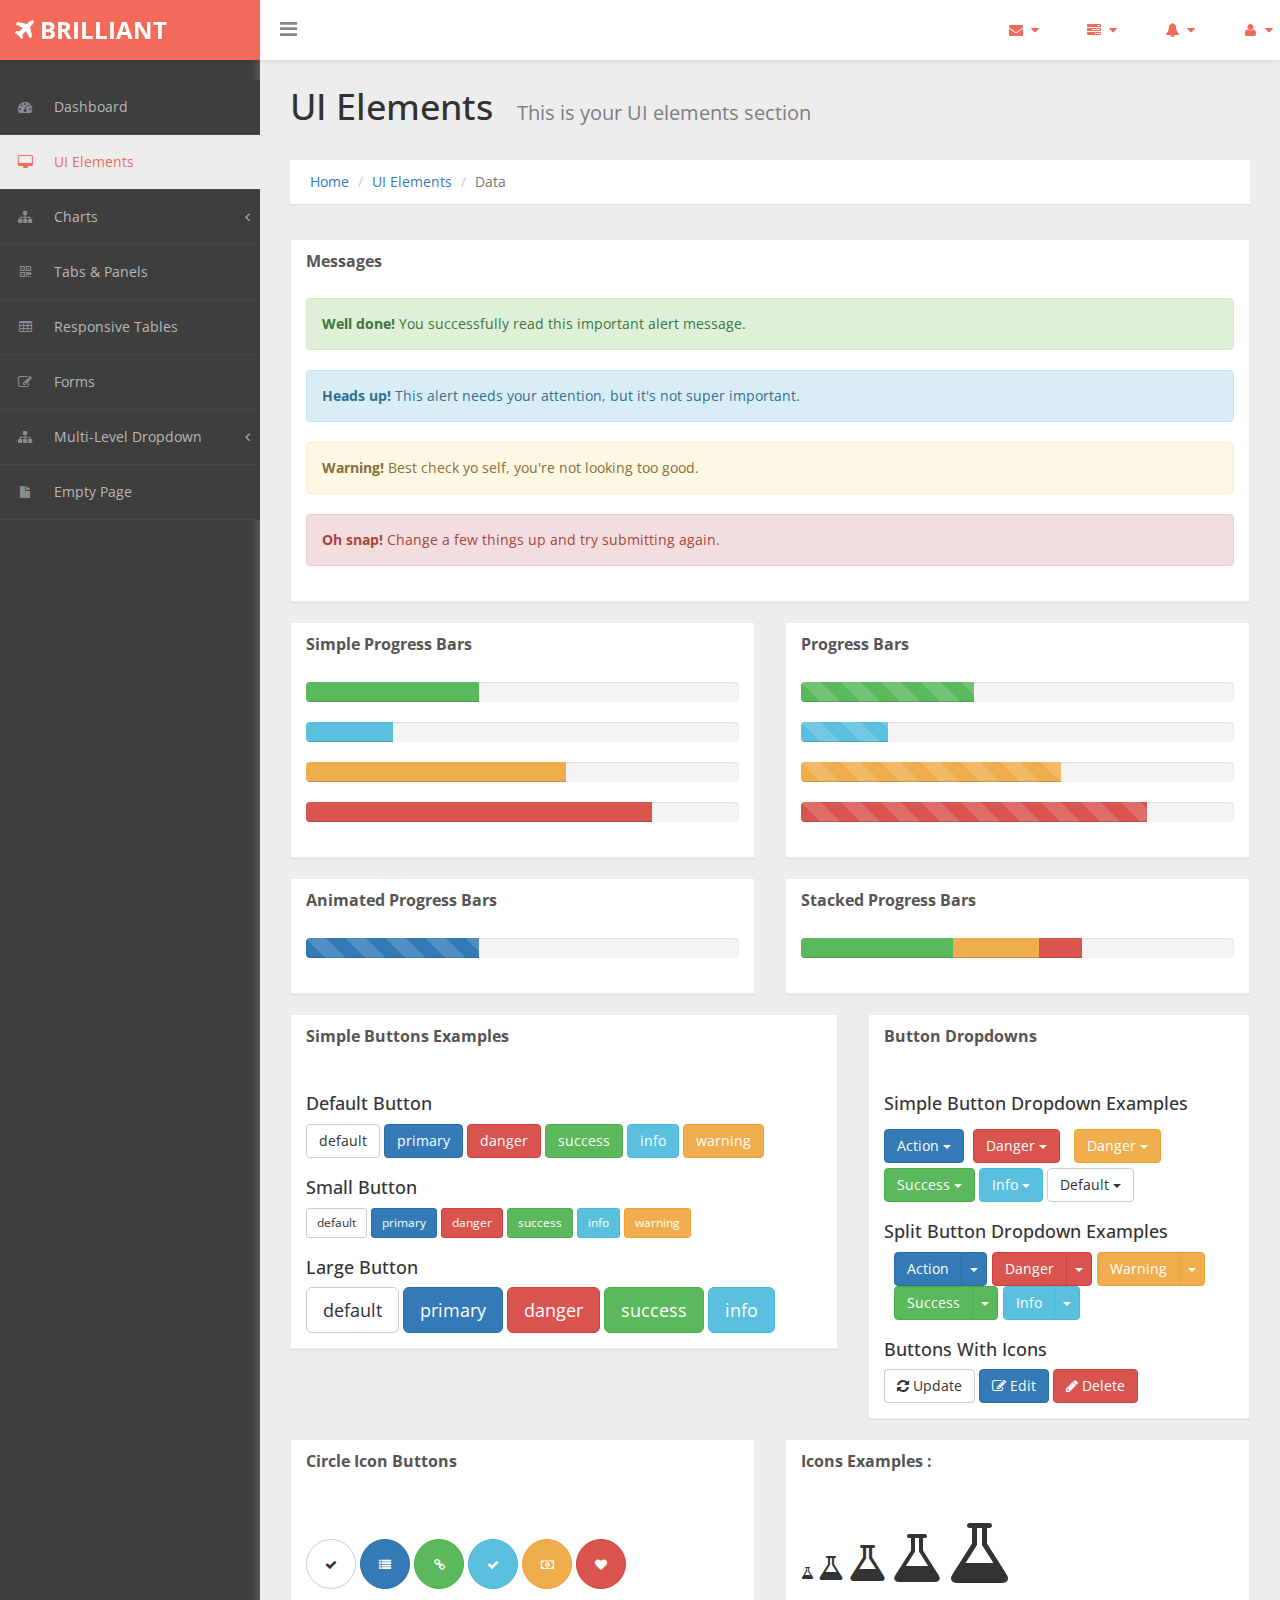
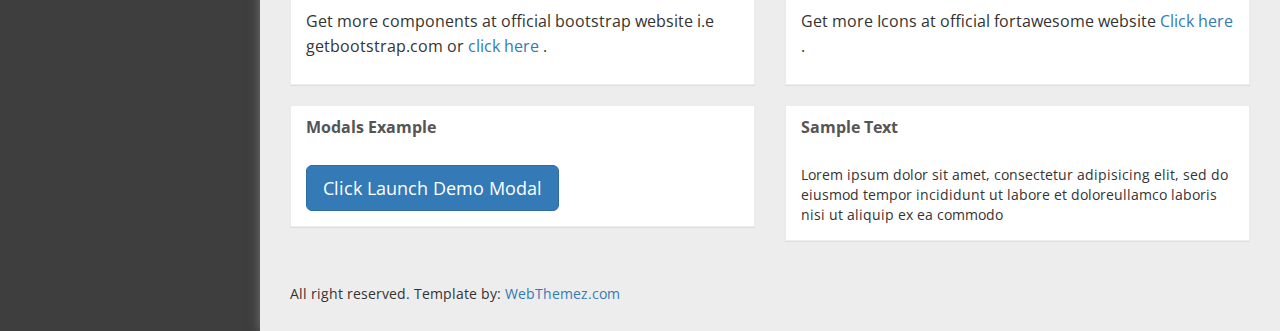
<file: dashboard/ui-elements.html>
﻿<!DOCTYPE html>
<!-- 
Template Name: BRILLIANT Bootstrap Admin Template
Version: 4.5.6
Author: WebThemez
Website: http://www.webthemez.com/ 
-->
<html xmlns="http://www.w3.org/1999/xhtml">
<head>
      <meta charset="utf-8" />
    <meta name="viewport" content="width=device-width, initial-scale=1.0" />
	<meta content="" name="description" />
    <meta content="webthemez" name="author" />
    <title>Bootstrap Admin Template : Insight - WebThemez</title>
	<!-- Bootstrap Styles-->
    <link href="assets/css/bootstrap.css" rel="stylesheet" />
     <!-- FontAwesome Styles-->
    <link href="assets/css/font-awesome.css" rel="stylesheet" />
        <!-- Custom Styles-->
    <link href="assets/css/custom-styles.css" rel="stylesheet" />
     <!-- Google Fonts-->
   <link href='http://fonts.googleapis.com/css?family=Open+Sans' rel='stylesheet' type='text/css' />
</head>
<body>
    <div id="wrapper">
        <nav class="navbar navbar-default top-navbar" role="navigation">
            <div class="navbar-header">
                <button type="button" class="navbar-toggle" data-toggle="collapse" data-target=".sidebar-collapse">
                    <span class="sr-only">Toggle navigation</span>
                    <span class="icon-bar"></span>
                    <span class="icon-bar"></span>
                    <span class="icon-bar"></span>
                </button>
                <a class="navbar-brand" href="index.html"><strong><i class="icon fa fa-plane"></i> BRILLIANT</strong></a>
				<div id="sideNav" href="">
		<i class="fa fa-bars icon"></i> 
		</div>
            </div>

            <ul class="nav navbar-top-links navbar-right">
                <li class="dropdown">
                    <a class="dropdown-toggle" data-toggle="dropdown" href="#" aria-expanded="false">
                        <i class="fa fa-envelope fa-fw"></i> <i class="fa fa-caret-down"></i>
                    </a>
                    <ul class="dropdown-menu dropdown-messages">
                        <li>
                            <a href="#">
                                <div>
                                    <strong>John Doe</strong>
                                    <span class="pull-right text-muted">
                                        <em>Today</em>
                                    </span>
                                </div>
                                <div>Lorem Ipsum has been the industry's standard dummy text ever since the 1500s...</div>
                            </a>
                        </li>
                        <li class="divider"></li>
                        <li>
                            <a href="#">
                                <div>
                                    <strong>John Smith</strong>
                                    <span class="pull-right text-muted">
                                        <em>Yesterday</em>
                                    </span>
                                </div>
                                <div>Lorem Ipsum has been the industry's standard dummy text ever since an kwilnw...</div>
                            </a>
                        </li>
                        <li class="divider"></li>
                        <li>
                            <a href="#">
                                <div>
                                    <strong>John Smith</strong>
                                    <span class="pull-right text-muted">
                                        <em>Yesterday</em>
                                    </span>
                                </div>
                                <div>Lorem Ipsum has been the industry's standard dummy text ever since the...</div>
                            </a>
                        </li>
                        <li class="divider"></li>
                        <li>
                            <a class="text-center" href="#">
                                <strong>Read All Messages</strong>
                                <i class="fa fa-angle-right"></i>
                            </a>
                        </li>
                    </ul>
                    <!-- /.dropdown-messages -->
                </li>
                <!-- /.dropdown -->
                <li class="dropdown">
                    <a class="dropdown-toggle" data-toggle="dropdown" href="#" aria-expanded="false">
                        <i class="fa fa-tasks fa-fw"></i> <i class="fa fa-caret-down"></i>
                    </a>
                    <ul class="dropdown-menu dropdown-tasks">
                        <li>
                            <a href="#">
                                <div>
                                    <p>
                                        <strong>Task 1</strong>
                                        <span class="pull-right text-muted">60% Complete</span>
                                    </p>
                                    <div class="progress progress-striped active">
                                        <div class="progress-bar progress-bar-success" role="progressbar" aria-valuenow="60" aria-valuemin="0" aria-valuemax="100" style="width: 60%">
                                            <span class="sr-only">60% Complete (success)</span>
                                        </div>
                                    </div>
                                </div>
                            </a>
                        </li>
                        <li class="divider"></li>
                        <li>
                            <a href="#">
                                <div>
                                    <p>
                                        <strong>Task 2</strong>
                                        <span class="pull-right text-muted">28% Complete</span>
                                    </p>
                                    <div class="progress progress-striped active">
                                        <div class="progress-bar progress-bar-info" role="progressbar" aria-valuenow="28" aria-valuemin="0" aria-valuemax="100" style="width: 28%">
                                            <span class="sr-only">28% Complete</span>
                                        </div>
                                    </div>
                                </div>
                            </a>
                        </li>
                        <li class="divider"></li>
                        <li>
                            <a href="#">
                                <div>
                                    <p>
                                        <strong>Task 3</strong>
                                        <span class="pull-right text-muted">60% Complete</span>
                                    </p>
                                    <div class="progress progress-striped active">
                                        <div class="progress-bar progress-bar-warning" role="progressbar" aria-valuenow="60" aria-valuemin="0" aria-valuemax="100" style="width: 60%">
                                            <span class="sr-only">60% Complete (warning)</span>
                                        </div>
                                    </div>
                                </div>
                            </a>
                        </li>
                        <li class="divider"></li>
                        <li>
                            <a href="#">
                                <div>
                                    <p>
                                        <strong>Task 4</strong>
                                        <span class="pull-right text-muted">85% Complete</span>
                                    </p>
                                    <div class="progress progress-striped active">
                                        <div class="progress-bar progress-bar-danger" role="progressbar" aria-valuenow="85" aria-valuemin="0" aria-valuemax="100" style="width: 85%">
                                            <span class="sr-only">85% Complete (danger)</span>
                                        </div>
                                    </div>
                                </div>
                            </a>
                        </li>
                        <li class="divider"></li>
                        <li>
                            <a class="text-center" href="#">
                                <strong>See All Tasks</strong>
                                <i class="fa fa-angle-right"></i>
                            </a>
                        </li>
                    </ul>
                    <!-- /.dropdown-tasks -->
                </li>
                <!-- /.dropdown -->
                <li class="dropdown">
                    <a class="dropdown-toggle" data-toggle="dropdown" href="#" aria-expanded="false">
                        <i class="fa fa-bell fa-fw"></i> <i class="fa fa-caret-down"></i>
                    </a>
                    <ul class="dropdown-menu dropdown-alerts">
                        <li>
                            <a href="#">
                                <div>
                                    <i class="fa fa-comment fa-fw"></i> New Comment
                                    <span class="pull-right text-muted small">4 min</span>
                                </div>
                            </a>
                        </li>
                        <li class="divider"></li>
                        <li>
                            <a href="#">
                                <div>
                                    <i class="fa fa-twitter fa-fw"></i> 3 New Followers
                                    <span class="pull-right text-muted small">12 min</span>
                                </div>
                            </a>
                        </li>
                        <li class="divider"></li>
                        <li>
                            <a href="#">
                                <div>
                                    <i class="fa fa-envelope fa-fw"></i> Message Sent
                                    <span class="pull-right text-muted small">4 min</span>
                                </div>
                            </a>
                        </li>
                        <li class="divider"></li>
                        <li>
                            <a href="#">
                                <div>
                                    <i class="fa fa-tasks fa-fw"></i> New Task
                                    <span class="pull-right text-muted small">4 min</span>
                                </div>
                            </a>
                        </li>
                        <li class="divider"></li>
                        <li>
                            <a href="#">
                                <div>
                                    <i class="fa fa-upload fa-fw"></i> Server Rebooted
                                    <span class="pull-right text-muted small">4 min</span>
                                </div>
                            </a>
                        </li>
                        <li class="divider"></li>
                        <li>
                            <a class="text-center" href="#">
                                <strong>See All Alerts</strong>
                                <i class="fa fa-angle-right"></i>
                            </a>
                        </li>
                    </ul>
                    <!-- /.dropdown-alerts -->
                </li>
                <!-- /.dropdown -->
                <li class="dropdown">
                    <a class="dropdown-toggle" data-toggle="dropdown" href="#" aria-expanded="false">
                        <i class="fa fa-user fa-fw"></i> <i class="fa fa-caret-down"></i>
                    </a>
                    <ul class="dropdown-menu dropdown-user">
                        <li><a href="#"><i class="fa fa-user fa-fw"></i> User Profile</a>
                        </li>
                        <li><a href="#"><i class="fa fa-gear fa-fw"></i> Settings</a>
                        </li>
                        <li class="divider"></li>
                        <li><a href="#"><i class="fa fa-sign-out fa-fw"></i> Logout</a>
                        </li>
                    </ul>
                    <!-- /.dropdown-user -->
                </li>
                <!-- /.dropdown -->
            </ul>
        </nav>
        <!--/. NAV TOP  -->
        <nav class="navbar-default navbar-side" role="navigation">
            <div class="sidebar-collapse">
                <ul class="nav" id="main-menu">

                    <li>
                        <a href="index.html"><i class="fa fa-dashboard"></i> Dashboard</a>
                    </li>
                    <li>
                        <a href="ui-elements.html" class="active-menu"><i class="fa fa-desktop"></i> UI Elements</a>
                    </li>
					 
					 <li>
                        <a href="#"><i class="fa fa-sitemap"></i> Charts<span class="fa arrow"></span></a>
                        <ul class="nav nav-second-level">
                            <li>
                                <a href="chart.html">Charts JS</a>
                            </li>
                            <li>
                                <a href="morris-chart.html">Morris Chart</a>
                            </li>
							</ul>
						</li>	
                    <li>
                        <a href="tab-panel.html"><i class="fa fa-qrcode"></i> Tabs & Panels</a>
                    </li>
                    
                    <li>
                        <a href="table.html"><i class="fa fa-table"></i> Responsive Tables</a>
                    </li>
                    <li>
                        <a href="form.html"><i class="fa fa-edit"></i> Forms </a>
                    </li>


                    <li>
                        <a href="#"><i class="fa fa-sitemap"></i> Multi-Level Dropdown<span class="fa arrow"></span></a>
                        <ul class="nav nav-second-level">
                            <li>
                                <a href="#">Second Level Link</a>
                            </li>
                            <li>
                                <a href="#">Second Level Link</a>
                            </li>
                            <li>
                                <a href="#">Second Level Link<span class="fa arrow"></span></a>
                                <ul class="nav nav-third-level">
                                    <li>
                                        <a href="#">Third Level Link</a>
                                    </li>
                                    <li>
                                        <a href="#">Third Level Link</a>
                                    </li>
                                    <li>
                                        <a href="#">Third Level Link</a>
                                    </li>

                                </ul>

                            </li>
                        </ul>
                    </li>
                    <li>
                        <a href="empty.html"><i class="fa fa-fw fa-file"></i> Empty Page</a>
                    </li>
                </ul>

            </div>

        </nav>
        <!-- /. NAV SIDE  -->
        <div id="page-wrapper">
		  <div class="header"> 
                        <h1 class="page-header">
                           UI Elements <small>This is your UI elements section</small>
                        </h1>
						<ol class="breadcrumb">
					  <li><a href="#">Home</a></li>
					  <li><a href="#">UI Elements </a></li>
					  <li class="active">Data</li>
					</ol> 
									
		</div>
            <div id="page-inner"> 
				 
				
			<div class="row">

			  <div class="col-md-12">
			<div class="panel panel-default">
				<div class="panel-heading">
				 Messages
				</div>        
							  
							<div class="panel-body"> 
								<div class="alert alert-success">
									<strong>Well done!</strong> You successfully read this important alert message.
								</div>
								<div class="alert alert-info">
									<strong>Heads up!</strong> This alert needs your attention, but it's not super important.
								</div>
								<div class="alert alert-warning">
									<strong>Warning!</strong> Best check yo self, you're not looking too good.
								</div>
								<div class="alert alert-danger">
									<strong>Oh snap!</strong> Change a few things up and try submitting again.
								</div>
							</div>
				</div>
			</div>						
				</div>								
									
				  <div class="row">
                    <div class="col-md-6">
                        <div class="panel panel-default">
                        <div class="panel-heading">
                            Simple Progress Bars 
                        </div>
                       
                        <div class="panel-body">
                       <div class="progress">
  <div class="progress-bar progress-bar-success" role="progressbar" aria-valuenow="40" aria-valuemin="0" aria-valuemax="100" style="width: 40%">
    <span class="sr-only">40% Complete (success)</span>
  </div>
</div>
<div class="progress">
  <div class="progress-bar progress-bar-info" role="progressbar" aria-valuenow="20" aria-valuemin="0" aria-valuemax="100" style="width: 20%">
    <span class="sr-only">20% Complete</span>
  </div>
</div>
<div class="progress">
  <div class="progress-bar progress-bar-warning" role="progressbar" aria-valuenow="60" aria-valuemin="0" aria-valuemax="100" style="width: 60%">
    <span class="sr-only">60% Complete (warning)</span>
  </div>
</div>
<div class="progress">
  <div class="progress-bar progress-bar-danger" role="progressbar" aria-valuenow="80" aria-valuemin="0" aria-valuemax="100" style="width: 80%">
    <span class="sr-only">80% Complete</span>
  </div>
</div>
                            </div>
                            </div>
                    </div>
                    <div class="col-md-6">
                        <div class="panel panel-default">
                        <div class="panel-heading">
                            Progress Bars 
                        </div>
                       
                        <div class="panel-body">
                       <div class="progress progress-striped">
  <div class="progress-bar progress-bar-success" role="progressbar" aria-valuenow="40" aria-valuemin="0" aria-valuemax="100" style="width: 40%">
    <span class="sr-only">40% Complete (success)</span>
  </div>
</div>
<div class="progress progress-striped">
  <div class="progress-bar progress-bar-info" role="progressbar" aria-valuenow="20" aria-valuemin="0" aria-valuemax="100" style="width: 20%">
    <span class="sr-only">20% Complete</span>
  </div>
</div>
<div class="progress progress-striped">
  <div class="progress-bar progress-bar-warning" role="progressbar" aria-valuenow="60" aria-valuemin="0" aria-valuemax="100" style="width: 60%">
    <span class="sr-only">60% Complete (warning)</span>
  </div>
</div>
<div class="progress progress-striped">
  <div class="progress-bar progress-bar-danger" role="progressbar" aria-valuenow="80" aria-valuemin="0" aria-valuemax="100" style="width: 80%">
    <span class="sr-only">80% Complete</span>
  </div>
</div>
                            </div>
                            </div>
                    </div>
                </div>
                 <!-- /. ROW  -->
				 	<div class="row">
                    <div class="col-md-6">
                        <div class="panel panel-default">
                        <div class="panel-heading">
                            Animated Progress Bars 
                        </div>
                       
                        <div class="panel-body">
                       <div class="progress progress-striped active">
  <div class="progress-bar progress-bar-primary" role="progressbar" aria-valuenow="40" aria-valuemin="0" aria-valuemax="100" style="width: 40%">
    <span class="sr-only">40% Complete (success)</span>
  </div>
</div>
                            </div>
                            </div>
                    </div>
                      <div class="col-md-6">
                        <div class="panel panel-default">
                        <div class="panel-heading">
                            Stacked Progress Bars 
                        </div>
                       
                        <div class="panel-body">
                       <div class="progress">
  <div class="progress-bar progress-bar-success" style="width: 35%">
    <span class="sr-only">35% Complete (success)</span>
  </div>
  <div class="progress-bar progress-bar-warning" style="width: 20%">
    <span class="sr-only">20% Complete (warning)</span>
  </div>
  <div class="progress-bar progress-bar-danger" style="width: 10%">
    <span class="sr-only">10% Complete (danger)</span>
  </div>
</div>
                            </div>
                            </div>
                    </div>
                </div>				
                 <div class="row">
                    
                      <div class="col-md-7">
                    <div class="panel panel-default">
                        <div class="panel-heading">
                         Simple Buttons Examples
                        </div>        
                                      
                                    <div class="panel-body"> 

                    <h4>Default Button</h4>
                    <a href="#" class="btn btn-default">default</a>
                    <a href="#" class="btn btn-primary">primary</a>
                    <a href="#" class="btn btn-danger">danger</a>
                    <a href="#" class="btn btn-success">success</a>
                    <a href="#" class="btn btn-info">info</a>
                    <a href="#" class="btn btn-warning">warning</a>

                  
                    <h4>Small Button</h4>
                    <a href="#" class="btn btn-default btn-sm">default</a>
                    <a href="#" class="btn btn-primary btn-sm">primary</a>
                    <a href="#" class="btn btn-danger btn-sm">danger</a>
                    <a href="#" class="btn btn-success btn-sm">success</a>
                    <a href="#" class="btn btn-info btn-sm">info</a>
                    <a href="#" class="btn btn-warning btn-sm">warning</a>

                   
                    <h4>Large Button</h4>

                    <a href="#" class="btn btn-default btn-lg">default</a>
                    <a href="#" class="btn btn-primary btn-lg">primary</a>
                    <a href="#" class="btn btn-danger btn-lg">danger</a>
                    <a href="#" class="btn btn-success btn-lg">success</a>
                    <a href="#" class="btn btn-info btn-lg">info</a>

                   
                </div>
            </div>
                          </div>
                     <div class="col-md-5">
                      <div class="panel panel-default">
                        <div class="panel-heading">
                           Button Dropdowns
                        </div>        
                                      
                                    <div class="panel-body"> 
                                          <h4>Simple Button Dropdown Examples </h4>  
                                       <div style="margin-top: 10px;">
											
											<div class="btn-group">
											  <button data-toggle="dropdown" class="btn btn-primary dropdown-toggle">Action <span class="caret"></span></button>
											  <ul class="dropdown-menu">
												<li><a href="#">Action</a></li>
												<li><a href="#">Another action</a></li>
												<li><a href="#">Something else here</a></li>
												<li class="divider"></li>
												<li><a href="#">Separated link</a></li>
											  </ul>
											</div>
											<div style="margin:5px;" class="btn-group">
											  <button data-toggle="dropdown" class="btn btn-danger dropdown-toggle">Danger <span class="caret"></span></button>
											  <ul class="dropdown-menu">
												<li><a href="#">Action</a></li>
												<li><a href="#">Another action</a></li>
												<li><a href="#">Something else here</a></li>
												<li class="divider"></li>
												<li><a href="#">Separated link</a></li>
											  </ul>
											</div>
                                           <div style="margin:5px;" class="btn-group">
											  <button data-toggle="dropdown" class="btn btn-warning dropdown-toggle">Danger <span class="caret"></span></button>
											  <ul class="dropdown-menu">
												<li><a href="#">Action</a></li>
												<li><a href="#">Another action</a></li>
												<li><a href="#">Something else here</a></li>
												<li class="divider"></li>
												<li><a href="#">Separated link</a></li>
											  </ul>
											</div>
										 
                                               
                                              	<div class="btn-group">
											  <button data-toggle="dropdown" class="btn btn-success dropdown-toggle">Success <span class="caret"></span></button>
											  <ul class="dropdown-menu">
												<li><a href="#">Action</a></li>
												<li><a href="#">Another action</a></li>
												<li><a href="#">Something else here</a></li>
												<li class="divider"></li>
												<li><a href="#">Separated link</a></li>
											  </ul>
											</div>
											<div class="btn-group">
											  <button data-toggle="dropdown" class="btn btn-info dropdown-toggle">Info <span class="caret"></span></button>
											  <ul class="dropdown-menu">
												<li><a href="#">Action</a></li>
												<li><a href="#">Another action</a></li>
												<li><a href="#">Something else here</a></li>
												<li class="divider"></li>
												<li><a href="#">Separated link</a></li>
											  </ul>
											</div>
											<div class="btn-group">
											  <button data-toggle="dropdown" class="btn btn-default dropdown-toggle">Default <span class="caret"></span></button>
											  <ul class="dropdown-menu">
												<li><a href="#">Action</a></li>
												<li><a href="#">Another action</a></li>
												<li><a href="#">Something else here</a></li>
												<li class="divider"></li>
												<li><a href="#">Separated link</a></li>
											  </ul>
											</div>
										  </div>
                                       
                                       <h4>Split Button Dropdown Examples </h4>
                                      
                                       <div style="margin:5px;" class="btn-toolbar">
										
										<div class="btn-group">
										  <button class="btn btn-primary">Action</button>
										  <button data-toggle="dropdown" class="btn btn-primary dropdown-toggle"><span class="caret"></span></button>
										  <ul class="dropdown-menu">
											<li><a href="#">Action</a></li>
											<li><a href="#">Another action</a></li>
											<li><a href="#">Something else here</a></li>
											<li class="divider"></li>
											<li><a href="#">Separated link</a></li>
										  </ul>
										</div>
										<div class="btn-group">
										  <button class="btn btn-danger">Danger</button>
										  <button data-toggle="dropdown" class="btn btn-danger dropdown-toggle"><span class="caret"></span></button>
										  <ul class="dropdown-menu">
											<li><a href="#">Action</a></li>
											<li><a href="#">Another action</a></li>
											<li><a href="#">Something else here</a></li>
											<li class="divider"></li>
											<li><a href="#">Separated link</a></li>
										  </ul>
										</div>
                                           <div class="btn-group">
										  <button class="btn btn-warning">Warning</button>
										  <button data-toggle="dropdown" class="btn btn-warning dropdown-toggle"><span class="caret"></span></button>
										  <ul class="dropdown-menu">
											<li><a href="#">Action</a></li>
											<li><a href="#">Another action</a></li>
											<li><a href="#">Something else here</a></li>
											<li class="divider"></li>
											<li><a href="#">Separated link</a></li>
										  </ul>
										</div>
									 
										<div class="btn-group">
										  <button class="btn btn-success">Success</button>
										  <button data-toggle="dropdown" class="btn btn-success dropdown-toggle"><span class="caret"></span></button>
										  <ul class="dropdown-menu">
											<li><a href="#">Action</a></li>
											<li><a href="#">Another action</a></li>
											<li><a href="#">Something else here</a></li>
											<li class="divider"></li>
											<li><a href="#">Separated link</a></li>
										  </ul>
										</div>
										<div class="btn-group">
										  <button class="btn btn-info">Info</button>
										  <button data-toggle="dropdown" class="btn btn-info dropdown-toggle"><span class="caret"></span></button>
										  <ul class="dropdown-menu">
											<li><a href="#">Action</a></li>
											<li><a href="#">Another action</a></li>
											<li><a href="#">Something else here</a></li>
											<li class="divider"></li>
											<li><a href="#">Separated link</a></li>
										  </ul>
										</div>
									   
									  </div>
                                       

                                       <h4>Buttons With Icons</h4>                                       
										
											<button class="btn btn-default"><i class=" fa fa-refresh "></i> Update</button>
											<button class="btn btn-primary"><i class="fa fa-edit "></i> Edit</button>
											<button class="btn btn-danger"><i class="fa fa-pencil"></i> Delete</button>
										
															
									

                                        </div>
                                    </div>
                    </div>
                    </div>
                <!-- /. ROW  -->
                <div class="row">
                    <div class="col-md-6">
                        <div class="panel panel-default">
                        <div class="panel-heading">
                            Circle Icon Buttons 
                        </div>
                       
                        <div class="panel-body">
                             <br /> <br />
                            <button type="button" class="btn btn-default btn-circle"><i class="fa fa-check"></i>
                            </button>
                            <button type="button" class="btn btn-primary btn-circle"><i class="fa fa-list"></i>
                            </button>
                            <button type="button" class="btn btn-success btn-circle"><i class="fa fa-link"></i>
                            </button>
                            <button type="button" class="btn btn-info btn-circle"><i class="fa fa-check"></i>
                            </button>
                            <button type="button" class="btn btn-warning btn-circle"><i class="fa fa-money"></i>
                            </button>
                            <button type="button" class="btn btn-danger btn-circle"><i class="fa fa-heart"></i>
                            </button>
                           <br />
                             <p>
                        Get more components at official bootstrap website i.e getbootstrap.com or <a href="http://getbootstrap.com/components/" target="_blank">click here</a> .  
                        </p>
                        </div>
                        
                    </div>
                    </div>
                    <div class="col-md-6">
                        <div class="panel panel-default">
                        <div class="panel-heading">
                            Icons Examples : 
                        </div>
                       
                        <div class="panel-body">
                            <br />  
                            <i class="fa fa-flask "></i>
                            
                             <i class="fa fa-flask fa-2x"></i>
                              <i class="fa fa-flask fa-3x"></i>
                              <i class="fa fa-flask fa-4x"></i>
                              <i class="fa fa-flask fa-5x"></i>
                              <br />
                              <p>
                        Get more Icons at official fortawesome website   <a href="http://fortawesome.github.io/Font-Awesome/" target="_blank" >Click here</a> . 
                        </p>
                        </div>
                        
                    </div>
                    </div>
                </div>
                 <!-- /. ROW  -->
                
                <div class="row">
                    <div class="col-md-6">
                       
                     <!--  Modals-->
                    <div class="panel panel-default">
                        <div class="panel-heading">
                            Modals Example
                        </div>
                        <div class="panel-body">
                            <button class="btn btn-primary btn-lg" data-toggle="modal" data-target="#myModal">
                              Click  Launch Demo Modal
                            </button>
                            <div class="modal fade" id="myModal" tabindex="-1" role="dialog" aria-labelledby="myModalLabel" aria-hidden="true">
                                <div class="modal-dialog">
                                    <div class="modal-content">
                                        <div class="modal-header">
                                            <button type="button" class="close" data-dismiss="modal" aria-hidden="true">&times;</button>
                                            <h4 class="modal-title" id="myModalLabel">Modal title Here</h4>
                                        </div>
                                        <div class="modal-body">
                                            Lorem ipsum dolor sit amet, consectetur adipisicing elit, sed do eiusmod tempor incididunt ut labore et dolore magna aliqua. Ut enim ad minim veniam, quis nostrud exercitation ullamco laboris nisi ut aliquip ex ea commodo consequat. Duis aute irure dolor in reprehenderit in voluptate velit esse cillum dolore eu fugiat nulla pariatur. Excepteur sint occaecat cupidatat non proident, sunt in culpa qui officia deserunt mollit anim id est laborum.
                                        </div>
                                        <div class="modal-footer">
                                            <button type="button" class="btn btn-default" data-dismiss="modal">Close</button>
                                            <button type="button" class="btn btn-primary">Save changes</button>
                                        </div>
                                    </div>
                                </div>
                            </div>
                        </div>
                    </div>
                     <!-- End Modals-->
                
                    </div>
                     <div class="col-md-6">
                          <div class="panel panel-default">
                        <div class="panel-heading">
                            Sample Text
                        </div>
                        <div class="panel-body">
                          Lorem ipsum dolor sit amet, consectetur adipisicing elit, sed do eiusmod tempor incididunt ut labore et doloreullamco laboris nisi ut aliquip ex ea commodo
                           
                             </div>
                              </div>
                     </div>
                </div>
                <!-- /. ROW  -->
				<footer><p>All right reserved. Template by: <a href="http://webthemez.com">WebThemez.com</a></p></footer>
				</div>
             <!-- /. PAGE INNER  -->
            </div>
         <!-- /. PAGE WRAPPER  -->
        </div>
     <!-- /. WRAPPER  -->
    <!-- JS Scripts-->
    <!-- jQuery Js -->
    <script src="assets/js/jquery-1.10.2.js"></script>
      <!-- Bootstrap Js -->
    <script src="assets/js/bootstrap.min.js"></script>
    <!-- Metis Menu Js -->
    <script src="assets/js/jquery.metisMenu.js"></script>
      <!-- Custom Js -->
    <script src="assets/js/custom-scripts.js"></script>
 
</body>
</html>
</file>
<file: dashboard/assets/css/custom-styles.css>
/*----------------------------------------------
Author : www.webthemez.com
License: Commons Attribution 3.0
http://creativecommons.org/licenses/by/3.0/
------------------------------------------------*/


/*----------------------------------------------
    COMMON  STYLES    
------------------------------------------------*/
body {
    font-family: 'Open Sans', sans-serif;
    background: #3E3E3E;
}

 #wrapper {
    width: 100%;
}

#page-wrapper {
    padding: 15px 15px;
    min-height: 600px;
    background: #EDEDED;
}
#page-inner {
    width:100%;
    margin:10px 20px 10px 0px;
    background-color:transparent;
    padding: 15px 30px;
    min-height:1200px;
}
.header .container-fluid{
padding:0;
}
.text-center {
    text-align:center;
}
.no-boder {
    border:1px solid #f3f3f3;
}

h1, .h1, h2, .h2, h3, .h3 {
margin-top: 7px;
margin-bottom: -5px;
}
h2 {
    color: #000;
}
h4 {
    padding-top:10px;
}
.square-btn-adjust {
    border: 0px solid transparent; 
   -webkit-border-radius: 0px;
-moz-border-radius: 0px;
border-radius: 0px;

}
p {
    font-size:16px;
    line-height:25px;
    padding-top:20px;
}
.navbar-side {
    z-index: 0; 
}
.panel{
border-radius:0px;
}
.navbar-side .nav > li > a > i{color: #8C8C8C;padding: 8px;width: 30px;text-align: center;}
.top-navbar{
position: fixed;
  width: 100%;
  z-index: 300;
    -webkit-box-shadow: 0 3px 3px rgba(0, 0, 0, 0.05);
  -moz-box-shadow: 0 3px 3px rgba(0, 0, 0, 0.05);
  box-shadow: 0 3px 3px rgba(0, 0, 0, 0.05);
}
.navbar-side {
  z-index: 1;
  position: fixed;
  width: 260px;
  top: 80px;
}
#page-wrapper {
  position: relative;
  top: 55px;
  box-shadow: 0 0 10px #757575;
  -moz-box-shadow: 0 0 10px #757575;
  -webkit-box-shadow: 0 0 10px #757575;
}
.top-navbar .nav > li > a:hover, .top-navbar .nav > li > a:focus {text-decoration: none;background-color: #4D4D4D;color: #fff;}
.nav .open > a, .nav .open > a:hover, .nav .open > a:focus {background-color: #656565;border-color: #F36A5A;color: #fff !important;}
.breadcrumb {
padding: 12px 10px 12px 20px;
margin-bottom: 20px;
list-style: none;

border-radius: 0;
-webkit-box-shadow: 0 1px 1px rgba(0,0,0,.05);    box-shadow: 0 1px 1px rgba(0,0,0,.05);background: #fff;}
.dropdown-menu>li>a {
  display: block;
  padding: 3px 20px;
  clear: both;
  font-weight: 400;
  line-height: 1.42857143;
  color: #333;
  white-space: nowrap;
  font-size: 13px;
}
.dropdown-menu>li>a i {
  color: #1F1F1F;
}
.text-muted {
  color: #FB5651;
}
.badge {
  display: inline-block;
  min-width: 10px;
  padding: 4px 7px;
  font-size: 11px;
  font-weight: 700;
  color: #fff;
  text-align: center;
  white-space: nowrap;
  vertical-align: baseline;
  background-color: #F36A5A;
  border-radius: 10px;
}
.closed{
	-ms-transform: rotate(90deg); /* IE 9 */
	-webkit-transform: rotate(90deg); /* Chrome, Safari, Opera */
	transform: rotate(90deg);
	color: #EDEDED !important;
	margin-top: 12px !important;
}
.closed i{color:#F09B22;
}
/*----------------------------------------------
   DASHBOARD STYLES    
------------------------------------------------*/
.page-header {margin: 0;border-bottom: 1px solid transparent;text-align: left;background-color: rgb(237, 237, 237);padding: 32px 22px 32px 0;color: #323232;}
.panel-left{  
width: 100px;
height: 100px;background: #0866C6;/* border: 2px solid #4590DA; */
/* border-radius: 100%; */
overflow: hidden;

margin: 12px;}
.panel-left .fa-5x {
font-size: 3em;color: rgb(240, 155, 34);
padding: 29px 0;
margin-bottom:30px;}
.panel-right{  
height: 124px;
background: transparent;
margin-bottom: 0;color: #AFAFAF;

float: left;text-align: left;padding-left: 20px;font-size: 16px;text-shadow: none;font-weight: normal;text-align: center;}
.panel-right h3{  
font-size: 40px;
padding: 18px 10px 13px 0;color: #5D5D5D;}
.panel-right strong{
	font-weight:normal;
	color: #737373;
}
.panel-back {
    background-color:#fff;

}
.panel-default {
  border-color: #ECECEC;
}
.panel-default > .panel-heading {color: #555;
border-color: #FFF;
font-weight:bold;background: #FFFFFF;
font-size: 16px;
text-shadow: none;}
.panel-heading {
  /* padding: 15px 15px 0px; */
  border-bottom: 1px solid transparent;
  border-top-left-radius: 3px;
  border-top-right-radius: 3px;
}
.header {
    margin: 0 30px;
}
h1.page-header small {
    color: #7E7E7E;
    margin-left: 15px;
    font-size: 20px;
}
.sub-title {
    padding: 20px 0 8px;
    font-weight: bold;
}
.chartJs{
	padding-right:15px;
}
 i.fa.fa-bars {
    font-size: 20px;
    margin: 12px 0 0;
}
i.fa.fa-bars:hover {
	color: #F36A5A;
}
.board .panel {
    padding: 25px 15px;
	border:none;
	background:#fff;
}
.board .number{
	float:left;
}
.board .icon{
	float:right;
}
.number h3 {
    font-size: 32px;
    color: #676767;
}
.number small {
    font-size: 14px;
    color: #AAB5BC;
    font-weight: 600;
    text-transform: uppercase;
    margin: 8px 5px;
    display: inline-block;
}
.board .panel .icon .fa {
    font-size: 30px;
    color: #FFFFFF;
    background: #30A5FF;
    padding: 19px;
}
.blue{
	background:#30A5FF !important;
}
.green{
	background:#1ABC9C !important;
}
.yellow{
	background:#FABE28 !important;
}
.red {
    background: #f36a5a !important;
}
.jumbotron{
padding:20px;
}
.jumbotron p {
    margin-bottom: 15px;
    font-size: 15px;
    font-weight: 200;
}
.jumbotron, .well{
background:#fff;
}
   .noti-box {
min-height: 100px;
padding: 20px;
}

    .noti-box .icon-box {
display: block;
float: left;
margin: 0 15px 10px 0;
width: 70px;
height: 70px;
line-height: 75px;
vertical-align: middle;
text-align: center;
font-size: 40px;
}
.text-box p{
    margin: 0 0 3px;
}
.main-text {
    font-size: 25px;
    font-weight:600;
}
.set-icon {
-webkit-border-radius: 50px;
-moz-border-radius: 50px;
border-radius: 50px;

}
.panel-primary{
display:inline-block;
margin-bottom: 30px;
width:100%;
}
.green {
/* background-color: #1CC09F; */
color: #fff;
}
 .blue {background-color: #FFFFFF;color: #002A4C;}
  .red {
background-color: #FB6E51;
color:#fff;
}
  .brown {
background-color: #F5B252;
color:#fff;
} 
 .back-footer-red {
background-color: #F0433D;
color:#fff;
border-top: 0px solid #fff;
}
 
 .icon-box-right {
display: block;
float: right;
margin: 0 15px 10px 0;
width: 70px;
height: 70px;
line-height: 75px;
vertical-align: middle;
text-align: center;
font-size: 40px;
}

 .main-temp-back {
background: #8702A8;
color: #FFFFFF;
font-size: 16px;
font-weight: 300;
text-align: center;
}
 .main-temp-back .text-temp {
font-size: 40px;
}
.back-dash {
    padding:20px;
    font-size:20px;
    font-weight:500;
  -webkit-border-radius: 0px;
-moz-border-radius: 0px;
border-radius: 0px;
background-color:#2EA7EB;
color:#fff;
}
    .back-dash p {
        padding-top:16px;
        font-size:13px;
        color:#fff;
        line-height:25px;
        text-align:justify;
    }

     .color-bottom-txt {
   color: #000;
font-size: 16px;
line-height: 30px;
}
     /*CHAT PANEL*/
/*Charts*/

.main-chart {
	background: #fff;
}

.easypiechart-panel {
	text-align: center;
	padding: 1px 0;
	margin-bottom: 20px;
}

.placeholder h2 {
	margin-bottom: 0px;
}

.donut {
	width: 100%;
}

.easypiechart {
	position: relative;
	text-align: center;
	width: 120px;
	height: 120px;
	margin: 20px auto 10px auto;
}

.easypiechart .percent {
	display: block;
	position: absolute;
	font-size: 26px;
	top: 38px;
	width: 120px;
}

#easypiechart-blue .percent { color: #30a5ff;}
#easypiechart-teal .percent { color: #1ebfae;}
#easypiechart-orange .percent { color: #ffb53e;}
#easypiechart-red .percent { color: #ef4040;}

	 
 .chat-panel .panel-body {
height: 450px;
overflow-y: scroll;
}
 .chat-box {
margin: 0;
padding: 0;
list-style: none;
}
 .chat-box li {
margin-bottom: 15px;
padding-bottom: 5px;
border-bottom: 1px dotted #808080;
}
 .chat-box li.left .chat-body {
margin-left: 90px;
}
 .chat-box li .chat-body p {
margin: 0;
color: #8d8888;
}
.chat-img>img {
    margin-left:20px;
}
footer p{
font-size: 14px;
}
/*----------------------------------------------
    MENU STYLES    
------------------------------------------------*/
div#sideNav:hover {
    color: #F09B22;
}
.user-image {
    margin: 25px auto;
-webkit-border-radius: 10px;
-moz-border-radius: 10px;
border-radius: 10px;
max-height:170px;
max-width:170px;
}
.top-navbar{
margin:0px;
}
.top-navbar .navbar-brand {color: #fff;width: 260px;text-align: left;height: 60px;font-size: 24px;font-weight: 700;/* text-transform: uppercase; */line-height: 30px;background: #F36A5A;}
.navbar-brand b{
color: #4BD28C;
}
.top-navbar .nav > li {
position: relative;
display: inline-block;
margin: 0px;
padding: 0px;
}
.top-navbar .nav > li > a {
position: relative;
display: block;
padding: 20px;color: #FFFFFF;
margin: 0px;}
.top-navbar .nav > li > a:hover, .top-navbar .nav > li > a:focus {
text-decoration: none;
color: #319DB5 !important;
background: transparent;
}
.top-navbar .dropdown-menu{
min-width: 230px;
border-radius: 0 0 4px 4px;
border: 0;}
.top-navbar .dropdown-menu > li > a:hover, .top-navbar .dropdown-menu > li > a:focus{
color: #225081;
background:none;
}
.dropdown-tasks{
width: 255px;
}
.dropdown-tasks .progress {
height: 8px;
margin-bottom: 8px;
overflow: hidden;
background-color: #f5f5f5;
border-radius: 0px;
}
.dropdown-tasks > li > a { 
padding: 0px 15px;
}
.dropdown-tasks p {
font-size: 13px;
line-height: 21px;
padding-top: 4px;
}
.active-menu, .active-menu i {
    background-color: #EDEDED !important;
    color: #F36A5A !important;
}
.active-menu i{color: #F36A5A !important;}
.arrow {
    float: right;
    margin-top: 8px;
}

.fa.arrow:before {
    content: "\f104";
}

.active > a > .fa.arrow:before {
    content: "\f107";
}


.nav-second-level li,
.nav-third-level li {
    border-bottom: none !important;
}

.nav-second-level li a {
    padding-left: 37px;
}

.nav-third-level li a {
    padding-left: 55px;
}
.sidebar-collapse , .sidebar-collapse .nav{
	background:none;
}
.sidebar-collapse .nav {
	padding:0;
}
.sidebar-collapse .nav > li > a {
	color: #B8B8B8;
	background:transparent;
	text-shadow:none;
	font-size: 14px;
}
.sidebar-collapse > .nav > li > a {
	padding: 12px 10px;
}
.sidebar-collapse > .nav > li {
	border-bottom: 1px solid rgba(107, 108, 109, 0.19);
}
ul.nav.nav-second-level.collapse.in {background: #131212;}
.sidebar-collapse .nav > li > a:hover,
.sidebar-collapse .nav > li > a:focus {
	 outline:0;
	 background: #575757;
	 color: #F36A5A;
}
 
.navbar-side {
	border:none;
	background: #3E3E3E;
}
.top-navbar {
	background: #FFFFFF;
	border-bottom:none;
}
.top-navbar .nav > li > a > i {
margin-right: 2px;
}
.top-navbar .navbar-brand:hover {color: #FFFFFF;background-color: #F36A5A;}
.dropdown-user li {
margin: 8px 0;
}
.navbar-default {border:0px solid black;}
.navbar-header {
    background: transparent;
}
.navbar-default .navbar-toggle:hover, .navbar-default .navbar-toggle:focus {
background-color: #283643;
}
.navbar-default .navbar-toggle {
border-color: #fff;
}

.navbar-default .navbar-toggle .icon-bar {
background-color: #FFF;
}
.nav > li > a > i {
    margin-right:10px;
    color: rgb(243, 106, 90);
}
.dropdown-menu>li>a>strong {
  color: #0866C6;
  padding: 5px 0;
  display: inline-block;
  font-weight: 500;
}
#sideNav{
    float: left;
    left: 0;
    z-index: 3;
    color: #868686;
    cursor:pointer;
    border-radius: 0;
    width: 14px;
    font-size: 48px;
    line-height: 0;
    margin: 7px 0 0 20px;
}
ul.dropdown-menu.dropdown-messages li a div {
  padding: 2px 0;
}
/*----------------------------------------------
    UI ELEMENTS STYLES     
------------------------------------------------*/
.btn-circle {
width: 50px;
height: 50px;
padding: 6px 0;
 -webkit-border-radius: 25px;
-moz-border-radius: 25px;
border-radius: 25px;
text-align: center;
font-size: 12px;
line-height: 1.428571429;
}

/*----------------------------------------------
    MEDIA QUERIES     
------------------------------------------------*/
 
 @media(min-width:768px) {
     #page-wrapper{
               margin: 0 0 0 260px;
               padding: 0;
               min-height: 1200px;
    }
	
	
    .navbar-side {
        width: 260px;
        z-index: 1;
    }

   .navbar {
 border-radius: 0px; 
}
   
}
 @media(max-width:768px) {
	#sideNav{
	display:none;
} 
 #page-wrapper {
position: relative;
top: 93px;
 }
 }
 @media(max-width:480px) {
 #page-wrapper {
position: relative;
top: 93px;
 }
.page-header small {
display: block;
padding-top: 14px;
font-size: 19px;
}
#sideNav{
	display:none;
}
.panel-left {
  width: 85px;
  height: 85px; 
  border-radius: 100%;
  overflow: hidden;
  margin: 14px;
}
}
</file>
<file: assets/css/style.css>
/**
* Template Name: Ninestars
* Updated: Mar 10 2023 with Bootstrap v5.2.3
* Template URL: https://bootstrapmade.com/ninestars-free-bootstrap-3-theme-for-creative/
* Author: BootstrapMade.com
* License: https://bootstrapmade.com/license/
*/

/*--------------------------------------------------------------
# General
--------------------------------------------------------------*/
body {
  font-family: "Open Sans", sans-serif;
  color: #212529;
}

a {
  color: #eb5d1e;
  text-decoration: none;
}

a:hover {
  color: #ef7f4d;
  text-decoration: none;
}

h1,
h2,
h3,
h4,
h5,
h6,
.font-primary {
  font-family: "Raleway", sans-serif;
}

/*--------------------------------------------------------------
# Back to top button
--------------------------------------------------------------*/
.back-to-top {
  position: fixed;
  visibility: hidden;
  opacity: 0;
  right: 15px;
  bottom: 15px;
  z-index: 99999;
  background: #eb5d1e;
  width: 40px;
  height: 40px;
  border-radius: 4px;
  transition: all 0.4s;
}

.back-to-top i {
  font-size: 24px;
  color: #fff;
  line-height: 0;
}

.back-to-top:hover {
  background: #ee7843;
  color: #fff;
}

.back-to-top.active {
  visibility: visible;
  opacity: 1;
}

/*--------------------------------------------------------------
# Disable aos animation delay on mobile devices
--------------------------------------------------------------*/
@media screen and (max-width: 768px) {
  [data-aos-delay] {
    transition-delay: 0 !important;
  }
}

/*--------------------------------------------------------------
# Header
--------------------------------------------------------------*/
#header {
  height: 72px;
  transition: all 0.5s;
  z-index: 997;
  transition: all 0.5s;
  background: #fff;
  box-shadow: 0px 2px 15px rgba(0, 0, 0, 0.1);
}

#header .logo h1 {
  font-size: 30px;
  margin: 0;
  line-height: 1;
  font-weight: 400;
  letter-spacing: 2px;
}

#header .logo h1 a,
#header .logo h1 a:hover {
  color: #7a6960;
  text-decoration: none;
}

#header .logo img {
  padding: 0;
  margin: 0;
  max-height: 40px;
}

#main {
  margin-top: 72px;
}

/*--------------------------------------------------------------
# Navigation Menu
--------------------------------------------------------------*/
/**
* Desktop Navigation 
*/
.navbar {
  padding: 0;
}

.navbar ul {
  margin: 0;
  padding: 0;
  display: flex;
  list-style: none;
  align-items: center;
}

.navbar li {
  position: relative;
}

.navbar a,
.navbar a:focus {
  display: flex;
  align-items: center;
  justify-content: space-between;
  padding: 10px 0 10px 30px;
  font-size: 15px;
  color: #4e4039;
  white-space: nowrap;
  transition: 0.3s;
}

.navbar a i,
.navbar a:focus i {
  font-size: 12px;
  line-height: 0;
  margin-left: 5px;
}

.navbar a:hover,
.navbar .active,
.navbar .active:focus,
.navbar li:hover>a {
  color: #eb5d1e;
}

.navbar .getstarted,
.navbar .getstarted:focus {
  background: #eb5d1e;
  color: #fff;
  padding: 10px 25px;
  margin-left: 30px;
  border-radius: 50px;
}

.navbar .getstarted:hover,
.navbar .getstarted:focus:hover {
  color: #fff;
  background: #ee7843;
}

.navbar .dropdown ul {
  display: block;
  position: absolute;
  left: 14px;
  top: calc(100% + 30px);
  margin: 0;
  padding: 10px 0;
  z-index: 99;
  opacity: 0;
  visibility: hidden;
  background: #fff;
  box-shadow: 0px 0px 30px rgba(127, 137, 161, 0.25);
  transition: 0.3s;
}

.navbar .dropdown ul li {
  min-width: 200px;
}

.navbar .dropdown ul a {
  padding: 10px 20px;
  font-size: 15px;
  text-transform: none;
}

.navbar .dropdown ul a i {
  font-size: 12px;
}

.navbar .dropdown ul a:hover,
.navbar .dropdown ul .active:hover,
.navbar .dropdown ul li:hover>a {
  color: #eb5d1e;
}

.navbar .dropdown:hover>ul {
  opacity: 1;
  top: 100%;
  visibility: visible;
}

.navbar .dropdown .dropdown ul {
  top: 0;
  left: calc(100% - 30px);
  visibility: hidden;
}

.navbar .dropdown .dropdown:hover>ul {
  opacity: 1;
  top: 0;
  left: 100%;
  visibility: visible;
}

@media (max-width: 1366px) {
  .navbar .dropdown .dropdown ul {
    left: -90%;
  }

  .navbar .dropdown .dropdown:hover>ul {
    left: -100%;
  }
}

/**
* Mobile Navigation 
*/
.mobile-nav-toggle {
  color: #7a6960;
  font-size: 28px;
  cursor: pointer;
  display: none;
  line-height: 0;
  transition: 0.5s;
}

.mobile-nav-toggle.bi-x {
  color: #fff;
}

@media (max-width: 991px) {
  .mobile-nav-toggle {
    display: block;
  }

  .navbar ul {
    display: none;
  }
}

.navbar-mobile {
  position: fixed;
  overflow: hidden;
  top: 0;
  right: 0;
  left: 0;
  bottom: 0;
  background: rgba(78, 64, 57, 0.9);
  transition: 0.3s;
}

.navbar-mobile .mobile-nav-toggle {
  position: absolute;
  top: 15px;
  right: 15px;
}

.navbar-mobile ul {
  display: block;
  position: absolute;
  top: 55px;
  right: 15px;
  bottom: 15px;
  left: 15px;
  padding: 10px 0;
  background-color: #fff;
  overflow-y: auto;
  transition: 0.3s;
}

.navbar-mobile a,
.navbar-mobile a:focus {
  padding: 10px 20px;
  font-size: 15px;
  color: #7a6960;
}

.navbar-mobile a:hover,
.navbar-mobile .active,
.navbar-mobile li:hover>a {
  color: #eb5d1e;
}

.navbar-mobile .getstarted,
.navbar-mobile .getstarted:focus {
  margin: 15px;
}

.navbar-mobile .dropdown ul {
  position: static;
  display: none;
  margin: 10px 20px;
  padding: 10px 0;
  z-index: 99;
  opacity: 1;
  visibility: visible;
  background: #fff;
  box-shadow: 0px 0px 30px rgba(127, 137, 161, 0.25);
}

.navbar-mobile .dropdown ul li {
  min-width: 200px;
}

.navbar-mobile .dropdown ul a {
  padding: 10px 20px;
}

.navbar-mobile .dropdown ul a i {
  font-size: 12px;
}

.navbar-mobile .dropdown ul a:hover,
.navbar-mobile .dropdown ul .active:hover,
.navbar-mobile .dropdown ul li:hover>a {
  color: #eb5d1e;
}

.navbar-mobile .dropdown>.dropdown-active {
  display: block;
}

/*--------------------------------------------------------------
# Hero Section
--------------------------------------------------------------*/
#hero {
  width: 100%;
  height: 70vh;
  background: #fef8f5;
  border-bottom: 2px solid #fcebe3;
  margin: 72px 0 -72px 0;
}

#hero h1 {
  margin: 0;
  font-size: 48px;
  font-weight: 700;
  line-height: 56px;
  color: #4e4039;
}

#hero h2 {
  color: #a08f86;
  margin: 15px 0 0 0;
  font-size: 24px;
}

#hero .btn-get-started {
  font-family: "Raleway", sans-serif;
  font-weight: 500;
  font-size: 16px;
  letter-spacing: 1px;
  display: inline-block;
  padding: 8px 28px;
  border-radius: 3px;
  transition: 0.5s;
  margin-top: 30px;
  color: #fff;
  background: #eb5d1e;
}

#hero .btn-get-started:hover {
  background: #ef7f4d;
}

#hero .animated {
  animation: up-down 2s ease-in-out infinite alternate-reverse both;
}

@media (max-width: 991px) {
  #hero {
    height: calc(100vh - 72px);
  }

  #hero .animated {
    animation: none;
  }

  #hero .hero-img {
    text-align: center;
  }

  #hero .hero-img img {
    width: 50%;
  }
}

@media (max-width: 768px) {
  #hero h1 {
    font-size: 28px;
    line-height: 36px;
  }

  #hero h2 {
    font-size: 18px;
    line-height: 24px;
  }

  #hero .hero-img img {
    width: 100%;
  }
}

@media (max-width: 100px) {
  #hero .hero-img img {
    width: 100%;
  }
}

@media (max-height: 600px) {
  #hero {
    height: 120vh;
  }
}

@keyframes up-down {
  0% {
    transform: translateY(10px);
  }

  100% {
    transform: translateY(-10px);
  }
}

/*--------------------------------------------------------------
# Sections General
--------------------------------------------------------------*/
section {
  padding: 60px 0;
  overflow: hidden;
}

.section-bg {
  background-color: #fef8f5;
}

.section-title {
  text-align: center;
  padding-bottom: 30px;
}

.section-title h2 {
  font-size: 24px;
  font-weight: 700;
  padding-bottom: 0;
  line-height: 1px;
  margin-bottom: 15px;
  color: #c2b7b1;
}

.section-title p {
  padding-bottom: 15px;
  margin-bottom: 15px;
  position: relative;
  font-size: 32px;
  font-weight: 700;
  color:#131212;
}

.section-title p::after {
  content: "";
  position: absolute;
  display: block;
  width: 60px;
  height: 2px;
  background: #eb5d1e;
  bottom: 0;
  left: calc(50% - 30px);
}

/*--------------------------------------------------------------
# Breadcrumbs
--------------------------------------------------------------*/
.breadcrumbs {
  padding: 15px 0;
  background-color: #fef5f1;
  min-height: 40px;
}

.breadcrumbs h2 {
  font-size: 24px;
  font-weight: 300;
}

.breadcrumbs ol {
  display: flex;
  flex-wrap: wrap;
  list-style: none;
  padding: 0;
  margin: 0;
  font-size: 14px;
}

.breadcrumbs ol li+li {
  padding-left: 10px;
}

.breadcrumbs ol li+li::before {
  display: inline-block;
  padding-right: 10px;
  color: #6c757d;
  content: "/";
}

@media (max-width: 768px) {
  .breadcrumbs .d-flex {
    display: block !important;
  }

  .breadcrumbs ol {
    display: block;
  }

  .breadcrumbs ol li {
    display: inline-block;
  }
}

/*--------------------------------------------------------------
# About
--------------------------------------------------------------*/
.about h3 {
  font-weight: 700;
  font-size: 34px;
  color: #4e4039;
}

.about h4 {
  font-size: 20px;
  font-weight: 700;
  margin-top: 5px;
  color: #7a6960;
}

.about i {
  font-size: 48px;
  margin-top: 15px;
  color: #f39e7a;
}

.about p {
  font-size: 15px;
  color: #5a6570;
}

@media (max-width: 991px) {
  .about .about-img img {
    max-width: 70%;
  }
}

@media (max-width: 767px) {
  .about .about-img img {
    max-width: 90%;
  }
}

/*--------------------------------------------------------------
# Services
--------------------------------------------------------------*/
.services .icon-box {
  padding: 30px;
  position: relative;
  overflow: hidden;
  margin: 0 0 40px 0;
  background: #fff;
  box-shadow: 0 10px 29px 0 rgba(68, 88, 144, 0.1);
  transition: all 0.3s ease-in-out;
  border-radius: 15px;
  text-align: center;
  border-bottom: 3px solid #fff;
}

.services .icon-box:hover {
  transform: translateY(-5px);
  border-color: #ef7f4d;
}

.services .icon i {
  font-size: 48px;
  line-height: 1;
  margin-bottom: 15px;
  color: #ef7f4d;
}

.services .title {
  font-weight: 700;
  margin-bottom: 15px;
  font-size: 18px;
}

.services .title a {
  color: #111;
}

.services .description {
  font-size: 15px;
  line-height: 28px;
  margin-bottom: 0;
}

/*--------------------------------------------------------------
# Portfolio
--------------------------------------------------------------*/
.portfolio .portfolio-item {
  margin-bottom: 30px;
}

.portfolio #portfolio-flters {
  padding: 0;
  margin: 0 0 35px 0;
  list-style: none;
  text-align: center;
}

.portfolio #portfolio-flters li {
  cursor: pointer;
  margin: 0 15px 15px 0;
  display: inline-block;
  padding: 5px;
  font-size: 16px;
  font-weight: 600;
  line-height: 20px;
  color: #212529;
  margin-bottom: 5px;
  transition: all 0.3s ease-in-out;
}

.portfolio #portfolio-flters li:hover,
.portfolio #portfolio-flters li.filter-active {
  color: #eb5d1e;
}

.portfolio #portfolio-flters li:last-child {
  margin-right: 0;
}

.portfolio .portfolio-wrap {
  transition: 0.3s;
  position: relative;
  overflow: hidden;
  border-radius: 8px;
  z-index: 1;
}

.portfolio .portfolio-wrap::before {
  content: "";
  background: rgba(122, 105, 96, 0.6);
  position: absolute;
  left: 100%;
  right: 0;
  top: 0;
  bottom: 0;
  transition: all ease-in-out 0.3s;
  z-index: 2;
}

.portfolio .portfolio-wrap img {
  transition: 0.3s;
  position: relative;
  z-index: 1;
}

.portfolio .portfolio-wrap .portfolio-links {
  opacity: 0;
  left: 0;
  right: 0;
  top: calc(50% - 32px);
  text-align: center;
  z-index: 3;
  position: absolute;
  transition: all ease-in-out 0.3s;
}

.portfolio .portfolio-wrap .portfolio-links a {
  color: #eb5d1e;
  margin: 0 4px;
  line-height: 0;
  background-color: #fff;
  padding-top: 6px;
  padding-right: 1px;
  border-radius: 50px;
  text-align: center;
  width: 32px;
  height: 32px;
  display: inline-block;
  transition: 0.3s;
}

.portfolio .portfolio-wrap .portfolio-links a i {
  line-height: 0;
  font-size: 20px;
}

.portfolio .portfolio-wrap .portfolio-links a:hover {
  background: #eb5d1e;
  color: #fff;
}

.portfolio .portfolio-wrap .portfolio-info {
  opacity: 0;
  position: absolute;
  bottom: -20px;
  left: 0;
  right: 0;
  text-align: center;
  z-index: 3;
  transition: all ease-in-out 0.3s;
}

.portfolio .portfolio-wrap .portfolio-info h4 {
  font-size: 20px;
  color: #fff;
  font-weight: 600;
}

.portfolio .portfolio-wrap .portfolio-info p {
  color: #ffffff;
  font-size: 14px;
  text-transform: uppercase;
}

.portfolio .portfolio-wrap:hover::before {
  left: 0;
}

.portfolio .portfolio-wrap:hover .portfolio-links {
  opacity: 1;
  top: calc(50% - 16px);
}

.portfolio .portfolio-wrap:hover .portfolio-info {
  opacity: 1;
  bottom: 0;
}

/*--------------------------------------------------------------
# Portfolio Details
--------------------------------------------------------------*/
.portfolio-details {
  padding-top: 40px;
}

.portfolio-details .portfolio-details-slider img {
  width: 100%;
}

.portfolio-details .portfolio-details-slider .swiper-pagination {
  margin-top: 20px;
  position: relative;
}

.portfolio-details .portfolio-details-slider .swiper-pagination .swiper-pagination-bullet {
  width: 12px;
  height: 12px;
  background-color: #fff;
  opacity: 1;
  border: 1px solid #eb5d1e;
}

.portfolio-details .portfolio-details-slider .swiper-pagination .swiper-pagination-bullet-active {
  background-color: #eb5d1e;
}

.portfolio-details .portfolio-info {
  padding: 30px;
  box-shadow: 0px 0 30px rgba(122, 105, 96, 0.08);
}

.portfolio-details .portfolio-info h3 {
  font-size: 22px;
  font-weight: 700;
  margin-bottom: 20px;
  padding-bottom: 20px;
  border-bottom: 1px solid #eee;
}

.portfolio-details .portfolio-info ul {
  list-style: none;
  padding: 0;
  font-size: 15px;
}

.portfolio-details .portfolio-info ul li+li {
  margin-top: 10px;
}

.portfolio-details .portfolio-description {
  padding-top: 30px;
}

.portfolio-details .portfolio-description h2 {
  font-size: 26px;
  font-weight: 700;
  margin-bottom: 20px;
}

.portfolio-details .portfolio-description p {
  padding: 0;
}

/*--------------------------------------------------------------
# F.A.Q
--------------------------------------------------------------*/
.faq {
  padding: 60px 0;
}

.faq .faq-list {
  padding: 0;
  list-style: none;
}

.faq .faq-list li {
  border-bottom: 1px solid #eae7e5;
  margin-bottom: 20px;
  padding-bottom: 20px;
}

.faq .faq-list .question {
  display: block;
  position: relative;
  font-family: #eb5d1e;
  font-size: 18px;
  line-height: 24px;
  font-weight: 400;
  font-weight: 600;
  padding-left: 25px;
  cursor: pointer;
  color: #c54811;
  transition: 0.3s;
}

.faq .faq-list i {
  font-size: 16px;
  position: absolute;
  left: 0;
  top: -2px;
}

.faq .faq-list p {
  margin-bottom: 0;
  padding: 10px 0 0 25px;
}

.faq .faq-list .icon-show {
  display: none;
}

.faq .faq-list .collapsed {
  color: #343a40;
}

.faq .faq-list .collapsed:hover {
  color: #eb5d1e;
}

.faq .faq-list .collapsed .icon-show {
  display: inline-block;
  transition: 0.6s;
}

.faq .faq-list .collapsed .icon-close {
  display: none;
  transition: 0.6s;
}

/*--------------------------------------------------------------
# Team
--------------------------------------------------------------*/
.team {
  background: #fff;
  padding: 60px 0;
}

.team .member {
  text-align: center;
  margin-bottom: 20px;
  background: #343a40;
  position: relative;
  overflow: hidden;
}

.team .member .member-info {
  opacity: 0;
  position: absolute;
  bottom: 0;
  top: 0;
  left: 0;
  right: 0;
  transition: 0.2s;
}

.team .member .member-info-content {
  position: absolute;
  left: 50px;
  right: 0;
  bottom: 0;
  transition: bottom 0.4s;
}

.team .member .member-info-content h4 {
  font-weight: 700;
  margin-bottom: 2px;
  font-size: 18px;
  color: #fff;
}

.team .member .member-info-content span {
  font-style: italic;
  display: block;
  font-size: 13px;
  color: #fff;
}

.team .member .social {
  position: absolute;
  left: -50px;
  top: 0;
  bottom: 0;
  width: 50px;
  transition: left ease-in-out 0.3s;
  background: rgba(78, 64, 57, 0.6);
  text-align: center;
}

.team .member .social a {
  transition: color 0.3s;
  display: block;
  color: #fff;
  margin-top: 15px;
}

.team .member .social a:hover {
  color: #eb5d1e;
}

.team .member .social i {
  font-size: 18px;
  margin: 0 2px;
}

.team .member:hover .member-info {
  background: linear-gradient(0deg, rgba(78, 64, 57, 0.95) 0%, rgba(78, 64, 57, 0.95) 15%, rgba(255, 255, 255, 0) 100%);
  opacity: 1;
  transition: 0.4s;
}

.team .member:hover .member-info-content {
  bottom: 30px;
  transition: bottom 0.4s;
}

.team .member:hover .social {
  left: 0;
  transition: left ease-in-out 0.3s;
}

/*--------------------------------------------------------------
# Clients
--------------------------------------------------------------*/
.clients .clients-slider .swiper-slide img {
  opacity: 0.5;
  transition: 0.3s;
}

.clients .clients-slider .swiper-slide img:hover {
  opacity: 1;
}

.clients .clients-slider .swiper-pagination {
  margin-top: 20px;
  position: relative;
}

.clients .clients-slider .swiper-pagination .swiper-pagination-bullet {
  width: 12px;
  height: 12px;
  background-color: #fff;
  opacity: 1;
  border: 1px solid #eb5d1e;
}

.clients .clients-slider .swiper-pagination .swiper-pagination-bullet-active {
  background-color: #eb5d1e;
}

/*--------------------------------------------------------------
# Contact Us
--------------------------------------------------------------*/
.contact .info {
  border-top: 3px solid #eb5d1e;
  border-bottom: 3px solid #eb5d1e;
  padding: 30px;
  background: #fff;
  width: 100%;
  box-shadow: 0 0 24px 0 rgba(0, 0, 0, 0.12);
}

.contact .info i {
  font-size: 20px;
  color: #eb5d1e;
  float: left;
  width: 44px;
  height: 44px;
  background: #fdf1ec;
  display: flex;
  justify-content: center;
  align-items: center;
  border-radius: 50px;
  transition: all 0.3s ease-in-out;
}

.contact .info h4 {
  padding: 0 0 0 60px;
  font-size: 22px;
  font-weight: 600;
  margin-bottom: 5px;
  color: #7a6960;
}

.contact .info p {
  padding: 0 0 10px 60px;
  margin-bottom: 20px;
  font-size: 14px;
  color: #ab9d95;
}

.contact .info .email p {
  padding-top: 5px;
}

.contact .info .social-links {
  padding-left: 60px;
}

.contact .info .social-links a {
  font-size: 18px;
  display: inline-block;
  background: #333;
  color: #fff;
  line-height: 1;
  padding: 8px 0;
  border-radius: 50%;
  text-align: center;
  width: 36px;
  height: 36px;
  transition: 0.3s;
  margin-right: 10px;
}

.contact .info .social-links a:hover {
  background: #eb5d1e;
  color: #fff;
}

.contact .info .email:hover i,
.contact .info .address:hover i,
.contact .info .phone:hover i {
  background: #eb5d1e;
  color: #fff;
}

.contact .php-email-form {
  width: 100%;
  border-top: 3px solid #eb5d1e;
  border-bottom: 3px solid #eb5d1e;
  padding: 30px;
  background: #fff;
  box-shadow: 0 0 24px 0 rgba(0, 0, 0, 0.12);
}

.contact .php-email-form .form-group {
  padding-bottom: 8px;
}

.contact .php-email-form .error-message {
  display: none;
  color: #fff;
  background: #ed3c0d;
  text-align: left;
  padding: 15px;
  font-weight: 600;
}

.contact .php-email-form .error-message br+br {
  margin-top: 25px;
}

.contact .php-email-form .sent-message {
  display: none;
  color: #fff;
  background: #18d26e;
  text-align: center;
  padding: 15px;
  font-weight: 600;
}

.contact .php-email-form .loading {
  display: none;
  background: #fff;
  text-align: center;
  padding: 15px;
}

.contact .php-email-form .loading:before {
  content: "";
  display: inline-block;
  border-radius: 50%;
  width: 24px;
  height: 24px;
  margin: 0 10px -6px 0;
  border: 3px solid #18d26e;
  border-top-color: #eee;
  animation: animate-loading 1s linear infinite;
}

.contact .php-email-form input,
.contact .php-email-form textarea {
  border-radius: 0;
  box-shadow: none;
  font-size: 14px;
}

.contact .php-email-form input {
  height: 44px;
}

.contact .php-email-form textarea {
  padding: 10px 12px;
}

.contact .php-email-form button[type=submit] {
  background: #eb5d1e;
  border: 0;
  padding: 10px 24px;
  color: #fff;
  transition: 0.4s;
  border-radius: 4px;
}

.contact .php-email-form button[type=submit]:hover {
  background: #ef7f4d;
}

@keyframes animate-loading {
  0% {
    transform: rotate(0deg);
  }

  100% {
    transform: rotate(360deg);
  }
}

/*--------------------------------------------------------------
# Footer
--------------------------------------------------------------*/
#footer {
  background: #fff;
  padding: 0 0 30px 0;
  color: #212529;
  font-size: 14px;
  background: #fef8f5;
}

#footer .footer-newsletter {
  padding: 50px 0;
  background: #fef8f5;
  text-align: center;
  font-size: 15px;
}

#footer .footer-newsletter h4 {
  font-size: 24px;
  margin: 0 0 20px 0;
  padding: 0;
  line-height: 1;
  font-weight: 600;
  color: #4e4039;
}

#footer .footer-newsletter form {
  margin-top: 30px;
  background: #fff;
  padding: 6px 10px;
  position: relative;
  border-radius: 4px;
  box-shadow: 0px 2px 15px rgba(0, 0, 0, 0.1);
  text-align: left;
}

#footer .footer-newsletter form input[type=email] {
  border: 0;
  padding: 4px 4px;
  width: calc(100% - 100px);
}

#footer .footer-newsletter form input[type=submit] {
  position: absolute;
  top: 0;
  right: 0;
  bottom: 0;
  border: 0;
  background: none;
  font-size: 16px;
  padding: 0 20px;
  background: #eb5d1e;
  color: #fff;
  transition: 0.3s;
  border-radius: 4px;
  box-shadow: 0px 2px 15px rgba(0, 0, 0, 0.1);
}

#footer .footer-newsletter form input[type=submit]:hover {
  background: #c54811;
}

#footer .footer-top {
  padding: 60px 0 30px 0;
  background: #fff;
}

#footer .footer-top .footer-contact {
  margin-bottom: 30px;
}

#footer .footer-top .footer-contact h4 {
  font-size: 22px;
  margin: 0 0 30px 0;
  padding: 2px 0 2px 0;
  line-height: 1;
  font-weight: 700;
}

#footer .footer-top .footer-contact p {
  font-size: 14px;
  line-height: 24px;
  margin-bottom: 0;
  font-family: "Raleway", sans-serif;
  color: #5c5c5c;
}

#footer .footer-top h4 {
  font-size: 16px;
  font-weight: bold;
  color: #212529;
  position: relative;
  padding-bottom: 12px;
}

#footer .footer-top .footer-links {
  margin-bottom: 30px;
}

#footer .footer-top .footer-links ul {
  list-style: none;
  padding: 0;
  margin: 0;
}

#footer .footer-top .footer-links ul i {
  padding-right: 2px;
  color: #f39e7a;
  font-size: 18px;
  line-height: 1;
}

#footer .footer-top .footer-links ul li {
  padding: 10px 0;
  display: flex;
  align-items: center;
}

#footer .footer-top .footer-links ul li:first-child {
  padding-top: 0;
}

#footer .footer-top .footer-links ul a {
  color: #5c5c5c;
  transition: 0.3s;
  display: inline-block;
  line-height: 1;
}

#footer .footer-top .footer-links ul a:hover {
  text-decoration: none;
  color: #eb5d1e;
}

#footer .footer-top .social-links a {
  font-size: 18px;
  display: inline-block;
  background: #eb5d1e;
  color: #fff;
  line-height: 1;
  padding: 8px 0;
  margin-right: 4px;
  border-radius: 50%;
  text-align: center;
  width: 36px;
  height: 36px;
  transition: 0.3s;
}

#footer .footer-top .social-links a:hover {
  background: #ef7f4d;
  color: #fff;
  text-decoration: none;
}

#footer .copyright {
  text-align: center;
  float: left;
}

#footer .credits {
  float: right;
  text-align: center;
  font-size: 13px;
  color: #212529;
}

#footer .credits a {
  color: #eb5d1e;
}

@media (max-width: 575px) {

  #footer .copyright,
  #footer .credits {
    float: none;
    -moz-text-align-last: center;
    text-align-last: center;
    padding: 3px 0;
  }
}
</file>
<file: dashboard/assets/js/Lightweight-Chart/cssCharts.css>
/*
 * cssCharts v0.3.0
 * jquery plugin to create donut and bar charts with css
 * https://github.com/sultantarimo
 *
 * (c)2015 Sultan Tarimo - sultantarimo@me.com
 * Released under the MIT license
 */
.chart *, .chart{-moz-box-sizing:border-box;-webkit-box-sizing:border-box;box-sizing:border-box;margin:0;padding:0;}
.chart{
  width:auto;
  display:block;
  position:relative;
  font-family:sans-serif;
  font-size:14px;
  margin: 0 auto;
}

/* bar chart */

.chart.bar{height:200px;}
.bar-chart{
  display: table;
  table-layout: fixed;
  width: auto;
  height: 100%;
  margin: 0 auto;
  z-index:20;
  position:absolute;
  left:0px;
}

.bar-chart ul{
  margin-left: 34px;
  float: left;
  display: block;
  height:100%;
}

.bar-chart li{
  position: relative;
  display: table-cell;
  vertical-align: bottom;
  height: 100px;
}

.bar-chart span{
  margin: 0 6px;
  display: block;
  background: rgb(241,127,73);
  width: 34px;
  position:relative;

  -webkit-animation: drawBar 0.3s ease-in-out;
  -moz-animation: drawBar 0.3s ease-in-out;
  animation: drawBar 0.3s ease-in-out;

  -webkit-transition: all 100ms ease-in-out;
  -moz-transition: all 100ms ease-in-out;
  transition: all 100ms ease-in-out;
}

.bar-chart li:hover span{
  box-shadow:0 0 0 4px rgb(241,127,73);
  cursor:pointer;
}

.bar-chart li:nth-child(2n+1):hover span{
  box-shadow:0 0 0 4px #bd380f;
}

.bar-chart li:nth-child(2n+1) span{background-color:#bd380f;}
.bar-chart ul:last-of-type li:last-child span{margin-right:0px;}
.bar-chart ul:first-of-type li:first-child span{margin-left:0px;}
.bar-chart ul:last-of-type {margin-right: 0px;}
.bar-chart ul:first-of-type {margin-left: 0px;}
.bar-chart.left-bar ul:last-of-type {margin-right: 0px;}
.bar-chart.left-bar ul{margin-right: 34px;float:left;margin-left:0px;}

.bar-chart span:before {
  position: absolute;
  bottom: 100%;
  margin-bottom: 10px;
  display: block;
  text-align: center;
  content: attr(title);
  word-wrap: break-word;
  font-size: 12px;
  width: auto;

  left: 50%;

  -webkit-transform: translateX(-50%);
  -moz-transform: translateX(-50%);
  transform: translateX(-50%);
}

.bar-chart li span:before {
  -webkit-transition: all 100ms ease-in-out;
  -moz-transition: all 100ms ease-in-out;
  transition: all 100ms ease-in-out;
}

@-webkit-keyframes drawBar {0% {height: 0;}}
@-moz-keyframes drawBar {0% {height: 0;}}
@keyframes drawBar {0% {height: 0;}}

/* donut chart */

.chart.donut{
  width:200px;
  height:200px;
}

.donut-chart{
  width:100%;height:100%;
  position:relative;

  -webkit-border-radius:50%;
  -moz-border-radius:50%;
  border-radius:50%;
}

.donut-chart.fill{
  background:rgb(241,127,73);
}

.donut-chart:after{
  content:"";
  position: absolute;
  width: 86%;
  height: 86%;
  background: #FFF;
  left: 50%;
  top: 50%;
  z-index: 400;
  margin: 0 auto;
  pointer-events: none;

  -webkit-border-radius: 100%;
  -moz-border-radius: 100%;
  border-radius: 100%;

  -webkit-transform: translateX(-50%) translateY(-50%);
  -moz-transform: translateX(-50%) translateY(-50%);
  transform: translateX(-50%) translateY(-50%);
}

.donut-chart h2{
  text-align:center;
  position: absolute;
  line-height: 140%;
  width: 100%;
  margin-top:-30px;
  top:50%;
  z-index:500;
  pointer-events: none;

  font-size:26px;
  font-weight:400;
  color:rgb(0,0,0);
}

.donut-chart h2 span{
  display:block;
  width:100%;
  font-size:14px;
  color:rgb(142,143,143);
  margin-top:-10px;
}

.donut-chart .spinner{
  z-index: 200;
  border-right: none;

  -webkit-border-radius: 100% 0 0 100% / 50% 0 0 50%;
  -moz-border-radius: 100% 0 0 100% / 50% 0 0 50%;
  border-radius: 100% 0 0 100% / 50% 0 0 50%;

  -webkit-transform: rotate(0deg);
  -moz-transform: rotate(0deg);
  transform: rotate(0deg);

  -webkit-animation: rotateDonut 0.3s ease-in-out;
  -moz-animation: rotateDonut 0.3s ease-in-out;
  animation: rotateDonut 0.3s ease-in-out;

  -webkit-transition: all 160ms ease-in-out;
  -moz-transition: all 160ms ease-in-out;
  transition: all 160ms ease-in-out;
}

.spinner ~ .pie{
  pointer-events: none;
}

.donut-chart.fill .pie,
.pie-chart .pie{
  -webkit-box-shadow: 0 0 0 4px #bd380f;
  -moz-box-shadow: 0 0 0 4px #bd380f;
  box-shadow: 0 0 0 4px #bd380f;
}

@-webkit-keyframes rotateDonut {0% {transform: rotate(0deg);}}
@-moz-keyframes rotateDonut {0% {transform: rotate(0deg);}}
@keyframes rotateDonut {0% {transform: rotate(0deg);}}

.donut-chart .spinner.temp{display:none;}

.donut-chart .pie{
  width: 50%;
  height: 100%;
  position: absolute;
  background: #bd380f;

  -webkit-transform-origin: 100% 50%;
  -moz-transform-origin: 100% 50%;
  transform-origin: 100% 50%;
}

.donut-chart .mask{
  background:rgb(248,248,248);
  z-index: 400;
  margin-left: -1px;
}

.pie-chart:after{
  display:none;
}
.chart.donut .pie-chart h2,
.chart.donut .pie-chart h2 span{color:#FFF;}

/* pie chart */
.chart.pie svg{width:100%;height:100%;}

.chart.pie {
  width: 200px;
  height: 200px;
}

.chart.pie svg text{
  text-anchor: middle;
  fill:white;
  stroke-width:0;
  transform:translate(120,-80);
}
.chart.pie svg path:hover{
  stroke-width:10px;
}

.charts-tip{
  display:block;
  position: absolute;
  font-size: 16px;
  color: #FFF;
  background: rgba(0,0,0,0.8);
  pointer-events: none;
  font-family:sans-serif;
  padding:6px 12px;
  z-index:100;
  width:auto;

  -webkit-border-radius:4px;
  -moz-border-radius:4px;
  border-radius:4px;
}

.chart.pie .pie-legend{
  position:absolute;
  top:50%;
  right:0;
  margin-right:-30px;
  transform:translateX(100%) translateY(-50%);
}

.chart.pie .pie-legend li{
  display:block;
  margin-bottom:14px;
  clear:both;
}

.chart.pie .pie-legend li i{
  top:1px;
  position:relative;
  display:block;
  float:left;
  width:14px;
  height:14px;
  background:#DDD;
  margin-right:10px;

  box-shadow:inset 0 0 0 1px rgba(0,0,0,0.2);
}

.chart.pie .pie-legend li p{clear:both;display:inline;}

/* pie chart */

/* line chart */

.chart.line{width:auto;height:auto;margin:0 auto;position:relative;}
.chart .line-chart{
  min-width:100px;
  min-height:100px;
  width:100%;
  height:100%;
  margin:0px auto;
  display:block;
  position:relative;
  z-index:20;
}

/* line chart borders and grids */
.line-chart:after{
  content:"";
  display:block;
  position:absolute;
  left:0px;bottom:0px;
  height:1px;width:100%;
  background:rgb(238,238,238);
  padding-right:10px;
}

.chart .grid{
  width:100%;
  height:100%;
  position:absolute;
  left:0px;
  bottom:0px;
}
.chart hr{
  position:absolute;
  left:0px;
  bottom:0px;
  width:100%;
  height:1px;
  outline:none;
  border:none;
  background:rgb(238,238,238);
}

.chart hr:before{
  position:absolute;
  right:100%;
  top:0px;
  margin-right:20px;
  color:rgba(0,0,0,0.4);
  font-size:12px;
  content:attr(data-y);
  text-align:right;

  -webkit-transform:translateX(-50%) translateY(-50%);
  -moz-transform:translateX(-50%) translateY(-50%);
  transform:translateX(-50%) translateY(-50%);
}
/* line chart borders and grids */

/* line chart line */
.line-chart li{
  display:block;height:1px;
  float:left;position:relative;
  position:absolute;
}

/* line chart points tooltip */
.line-chart li a:hover:before,
.line-chart li a:hover:after{display:block;z-index:10;}
.line-chart li a:before{
  content:attr(data-y);
  cursor:pointer;
  display:none;
  position:absolute;
  font-size:14px;
  color:#FFF;
  bottom:100%;
  left:50%;
  margin-bottom:-4px;
  text-align:center;
  width:40px;
  background:rgba(0,0,0,0.8);
  padding:8px;
  z-index:40;

  -webkit-transform:translateX(-50%);
  -moz-transform:translateX(-50%);
  transform:translateX(-50%);

  -webkit-border-radius:3px;
  -moz-border-radius:3px;
  border-radius:3px;
}

.line-chart li a:after{
  z-index:50;
  content:"";
  width: 0;
  height: 0;
  display:none;
  position:absolute;
  bottom:100%;
  left:50%;
  margin-bottom:-16px;

  border:6px solid rgba(0,0,0,0);
  border-top: 6px solid rgba(0,0,0,0.8);

  -webkit-transform:translateX(-50%);
  -moz-transform:translateX(-50%);
  transform:translateX(-50%);
}

.line-chart li a{
  display:block;
  position:absolute;
  cursor:pointer;
  width:40px;
  height:40px;

  left:0px;
  top:0px;
  z-index:30;

  -webkit-transform:translateX(-50%) translateY(-50%);
  -moz-transform:translateX(-50%) translateY(-50%);
  transform:translateX(-50%) translateY(-50%);
}
/* line chart points tooltip */

/* line chart points */

.line-chart li span{
  display:block;height:1px;
  background:rgb(241,127,73);
  float:left;
  position:absolute;
}

.line-chart.no-points li span{
  display:none;
}

.line-chart li span:before{
  content:"";
  position:absolute;
  left:-4px;bottom:-4px;
  width:6px;height:6px;
  display:block;

  -webkt-border-radius:50%;
  -moz-border-radius:50%;
  border-radius:50%;
}

.line-chart li:hover span:before{
  -webkit-transform:scale(1.3);
  -moz-transform:scale(1.3);
  transform:scale(1.3);

  -webkit-transition: all 200ms ease-in-out;
  -moz-transition: all 200ms ease-in-out;
  transition: all 200ms ease-in-out;
}

.line-chart li span:before,
.line-chart li span:after{
  background:rgb(241,127,73);
  border:2px solid #bd380f;

  -webkit-box-shadow:0 0 0 4px #FFF;
  -moz-box-shadow:0 0 0 4px #FFF;
  box-shadow:0 0 0 4px #FFF;
}
/* line chart points */

/* line chart line */
.chart.line svg,
.chart.line > div{
  height: 100%;
  width: 100%;
  position:absolute;
  bottom:0px;
  left:0px;
  opacity:1;

  -webkit-animation: drawLine .3s ease-in-out;
    -moz-animation: drawLine .3s ease-in-out;
    animation: drawLine .3s ease-in-out;
}
.chart.line svg path{
  fill: rgba(241,127,73,0.0);
  stroke: rgb(241,127,73);
  stroke-width: 2px;
}

.chart.line.dotted svg path{
  /*if you want it dashed instead of filled*/
  stroke-dasharray: 3;
}

.chart.line .fill svg path{
  fill: rgba(241,127,73,0.1);
  stroke:none;
  stroke-width:0px;
}

/* line chart animation */
@-webkit-keyframes drawLine {0% {opacity: 0;}}
@-moz-keyframes drawLine {0% {opacity: 0;}}
@keyframes drawLine {0% {opacity: 0;}}

@-webkit-keyframes drawChart {0% {width: 0;}}
@-moz-keyframes drawChart {0% {width: 0;}}
@keyframes drawChart {0% {width: 0;}}
</file>
<file: dashboard/assets/css/checkbox3.min.css>
.checkbox3 label::before,.radio3 label::before{overflow:hidden;vertical-align:middle;text-align:center}.checkbox3 label,.radio3 label{white-space:nowrap;cursor:pointer}.checkbox3{position:relative}.checkbox3 input{position:absolute;left:-9999px}.checkbox3 label::after,.checkbox3 label::before{content:'';top:10px;bottom:10px;left:0;display:block}.checkbox3 label{display:block;position:relative;padding:11px 0 11px 30px;font-size:12px;margin-bottom:0;margin-top:-4px}.checkbox3 label::before{position:absolute;width:21px;height:21px;border:1px solid #CCC;-moz-border-radius:1px;border-radius:1px;-webkit-transition:background-color .2s;-moz-transition:background-color .2s;transition:background-color .2s}.checkbox3 label::after{position:absolute;width:19px;height:19px;border:12px solid #FFF;margin:1px;-webkit-transition:all 50ms;-moz-transition:all 50ms;transition:all 50ms;opacity:0}.checkbox3 input:checked+label::before{border-width:1px;border-style:solid;background-color:#444;border-color:#444;color:#fff}.checkbox3 input:checked+label::after{border:3px solid #FFF;opacity:1}.checkbox3.checkbox-sm label{padding:8px 0 8px 22px}.checkbox3.checkbox-sm label::before{width:14px;height:14px;line-height:14px}.checkbox3.checkbox-sm label::after{width:12px;height:12px}.checkbox3.checkbox-lg label{padding:15px 0 15px 40px}.checkbox3.checkbox-lg label::before{width:28px;height:27px;line-height:24px}.checkbox3.checkbox-lg label::after{width:26px;height:25px}.checkbox3.checkbox-inline,.radio3.radio-inline{padding-top:0;padding-left:0;padding-right:0;margin-left:0;margin-right:20px}.checkbox3.checkbox-inline input[type=checkbox],.checkbox3.checkbox-inline input[type=radio],.radio3.radio-inline input[type=checkbox],.radio3.radio-inline input[type=radio]{position:absolute}.checkbox3.checkbox-check input:checked+label::after,.checkbox3.checkbox-check label::after{border:0}.checkbox3.checkbox-check label::after{content:"\f00c";font-family:FontAwesome;font-size:12px;color:#FFF;width:19px;height:20px;line-height:20px;vertical-align:middle;text-align:center;border-width:0}.checkbox3.checkbox-check.checkbox-sm label::after{font-size:9px;line-height:12px;width:12px}.checkbox3.checkbox-check.checkbox-lg label::after{font-size:16px;line-height:26px;width:26px}.checkbox3.checkbox-check.checkbox-light label::after{color:#444}.checkbox3.checkbox-circle label::after,.checkbox3.checkbox-circle label::before{-moz-border-radius:20px;border-radius:20px}.checkbox3.checkbox-round label::after,.checkbox3.checkbox-round label::before,.checkbox3.checkbox-s1 label::after,.checkbox3.checkbox-s1 label::before{-moz-border-radius:4px;border-radius:4px}.checkbox3.checkbox-light label::before{background-color:transparent}.checkbox3.checkbox-light input:checked+label::before{background-color:transparent;border-color:#444}.checkbox3.checkbox-info input:checked+label::before{background-color:#2caef5;border-color:#2caef5}.checkbox3.checkbox-primary input:checked+label::before{background-color:#4183d7;border-color:#4183d7}.checkbox3.checkbox-success input:checked+label::before{background-color:#36b846;border-color:#36b846}.checkbox3.checkbox-warning input:checked+label::before{background-color:#ff9c00;border-color:#ff9c00}.checkbox3.checkbox-danger input:checked+label::before{background-color:#e50011;border-color:#e50011}.checkbox3.checkbox-primary.checkbox-light input:checked+label::before{background-color:transparent;border-color:#4183d7}.checkbox3.checkbox-primary.checkbox-light input:checked+label::after{color:#4183d7}.checkbox3.checkbox-info.checkbox-light input:checked+label::before{background-color:transparent;border-color:#2caef5}.checkbox3.checkbox-info.checkbox-light input:checked+label::after{color:#2caef5}.checkbox3.checkbox-success.checkbox-light input:checked+label::before{background-color:transparent;border-color:#36b846}.checkbox3.checkbox-success.checkbox-light input:checked+label::after{color:#36b846}.checkbox3.checkbox-warning.checkbox-light input:checked+label::before{background-color:transparent;border-color:#ff9c00}.checkbox3.checkbox-warning.checkbox-light input:checked+label::after{color:#ff9c00}.checkbox3.checkbox-danger.checkbox-light input:checked+label::before{background-color:transparent;border-color:#e50011}.checkbox3.checkbox-danger.checkbox-light input:checked+label::after{color:#e50011}.radio3{position:relative}.radio3 input{position:absolute;left:-9999px}.radio3 label{display:block;position:relative;padding:11px 0 11px 30px;font-size:12px;margin-bottom:0;margin-top:-4px}.radio3 label::after,.radio3 label::before{content:'';display:block;position:absolute;top:10px;bottom:10px;left:0}.radio3 label::before{width:21px;height:21px;border:1px solid #CCC;-webkit-transition:background-color .2s;-moz-transition:background-color .2s;transition:background-color .2s}.radio3 label::after{width:19px;height:19px;border:12px solid #FFF;margin:1px;-webkit-transition:all 50ms;-moz-transition:all 50ms;transition:all 50ms;opacity:0}.radio3 input:checked+label::before{font-family:FontAwesome;border-width:1px;border-style:solid;background-color:#444;border-color:#444;color:#fff}.radio3 input:checked+label::after{border:3px solid #FFF;opacity:1}.radio3.radio-check label::after,.radio3.radio-check.radio-light label::after{content:"\f00c";font-family:FontAwesome;color:#FFF;width:19px;height:20px;line-height:20px;vertical-align:middle;text-align:center;border-width:0}.radio3 label::after,.radio3 label::before{-moz-border-radius:20px;border-radius:20px}.radio3.radio-check input:checked+label::after{border-width:0}.radio3.radio-check.radio-light input:checked+label::before{background-color:transparent}.radio3.radio-check.radio-light input:checked+label::after{border-width:0;color:#444}.radio3.radio-sm label{padding:8px 0 8px 22px}.radio3.radio-sm label::before{width:14px;height:14px;line-height:14px}.radio3.radio-sm label::after{width:12px;height:12px}.radio3.radio-lg label{padding:15px 0 15px 40px}.radio3.radio-lg label::before{width:28px;height:27px;line-height:24px}.radio3.radio-lg label::after{width:26px;height:25px}.radio3.radio-check.radio-sm label::after{font-size:9px;line-height:12px;width:12px}.radio3.radio-check.radio-lg label::after{font-size:16px;line-height:26px;width:26px}.radio3.radio-primary input:checked+label::before{background-color:#4183d7;border-color:#4183d7}.radio3.radio-info input:checked+label::before{background-color:#2caef5;border-color:#2caef5}.radio3.radio-success input:checked+label::before{background-color:#36b846;border-color:#36b846}.radio3.radio-warning input:checked+label::before{background-color:#ff9c00;border-color:#ff9c00}.radio3.radio-danger input:checked+label::before{background-color:#e50011;border-color:#e50011}.radio3.radio-primary.radio-light input:checked+label::before{background-color:transparent}.radio3.radio-primary.radio-light input:checked+label::after{color:#4183d7}.radio3.radio-info.radio-light input:checked+label::before{background-color:transparent}.radio3.radio-info.radio-light input:checked+label::after{color:#2caef5}.radio3.radio-success.radio-light input:checked+label::before{background-color:transparent}.radio3.radio-success.radio-light input:checked+label::after{color:#36b846}.radio3.radio-warning.radio-light input:checked+label::before{background-color:transparent}.radio3.radio-warning.radio-light input:checked+label::after{color:#ff9c00}.radio3.radio-danger.radio-light input:checked+label::before{background-color:transparent}.radio3.radio-danger.radio-light input:checked+label::after{color:#e50011}
</file>
<file: dashboard/assets/js/morris/morris-0.4.3.min.css>
.morris-hover{position:absolute;z-index:1000;}.morris-hover.morris-default-style{border-radius:10px;padding:6px;color:#666;background:rgba(255, 255, 255, 0.8);border:solid 2px rgba(230, 230, 230, 0.8);font-family:sans-serif;font-size:12px;text-align:center;}.morris-hover.morris-default-style .morris-hover-row-label{font-weight:bold;margin:0.25em 0;}
.morris-hover.morris-default-style .morris-hover-point{white-space:nowrap;margin:0.1em 0;}
</file>
